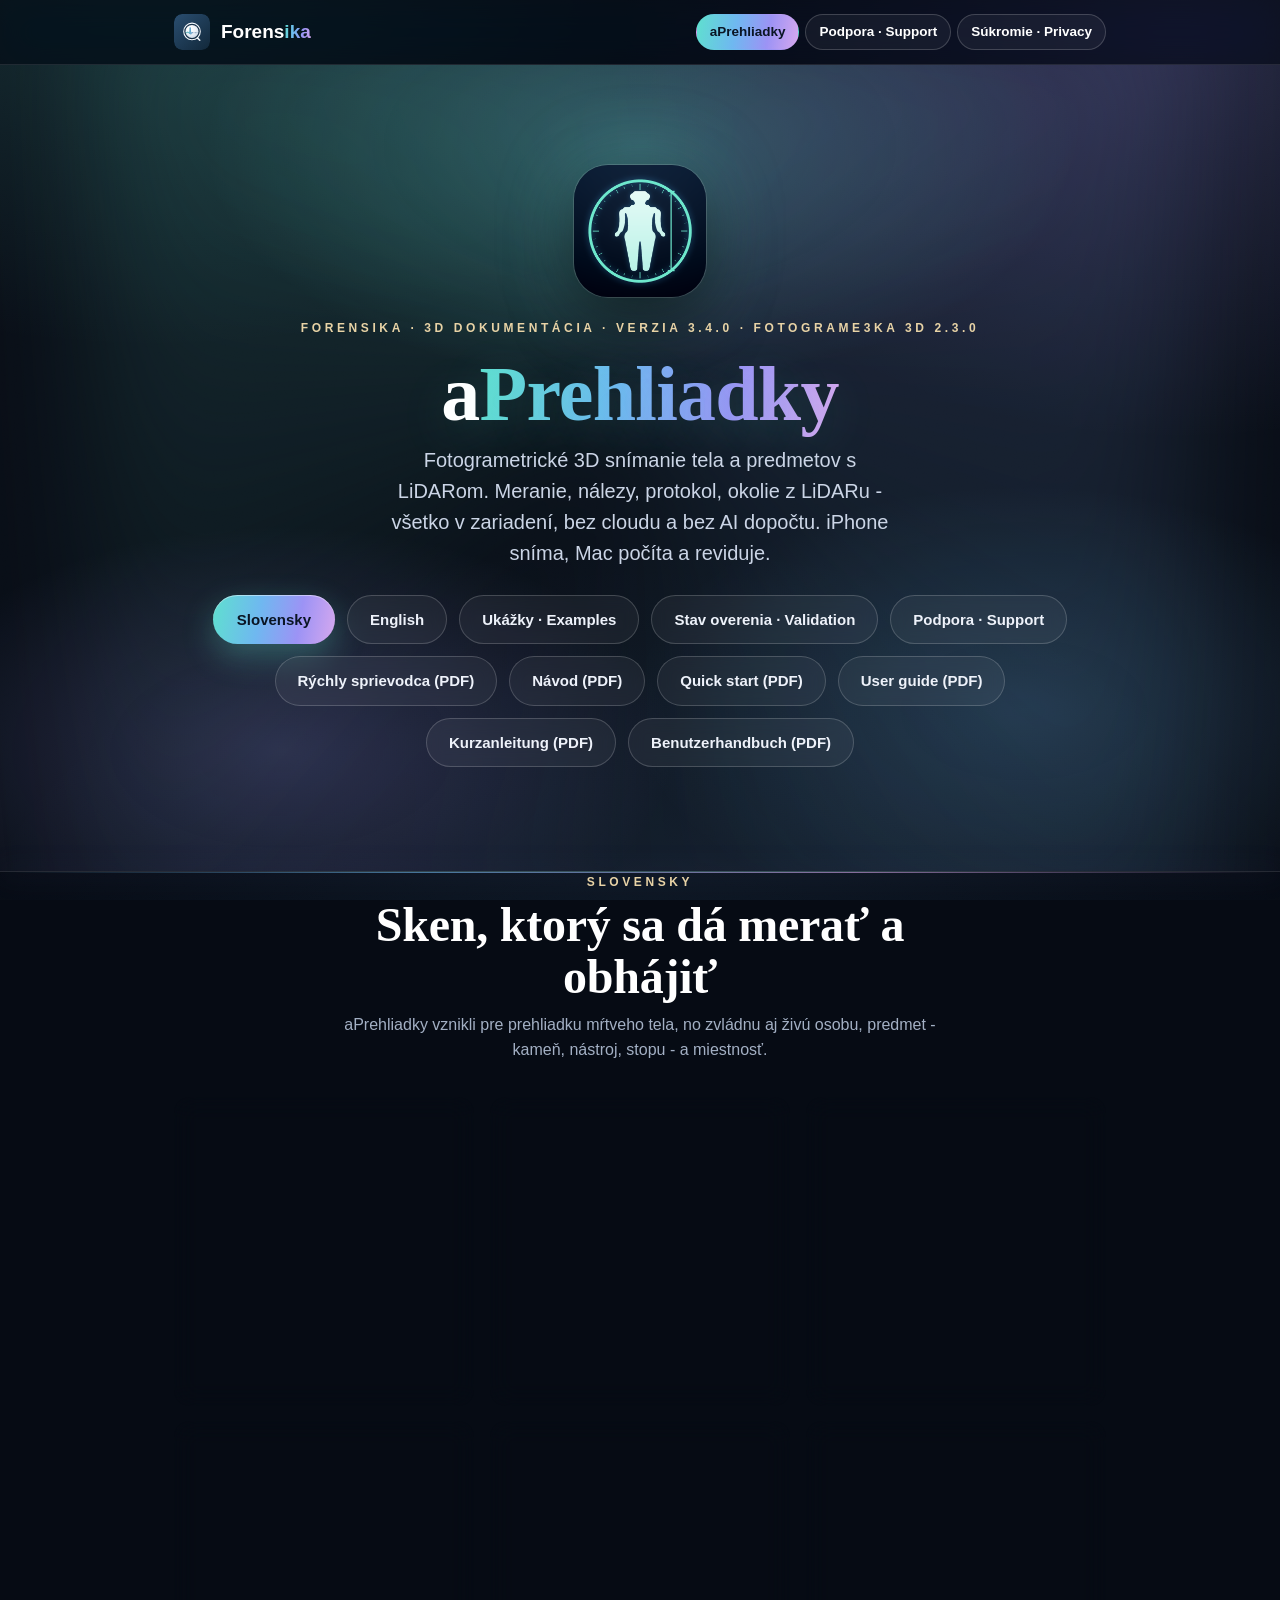
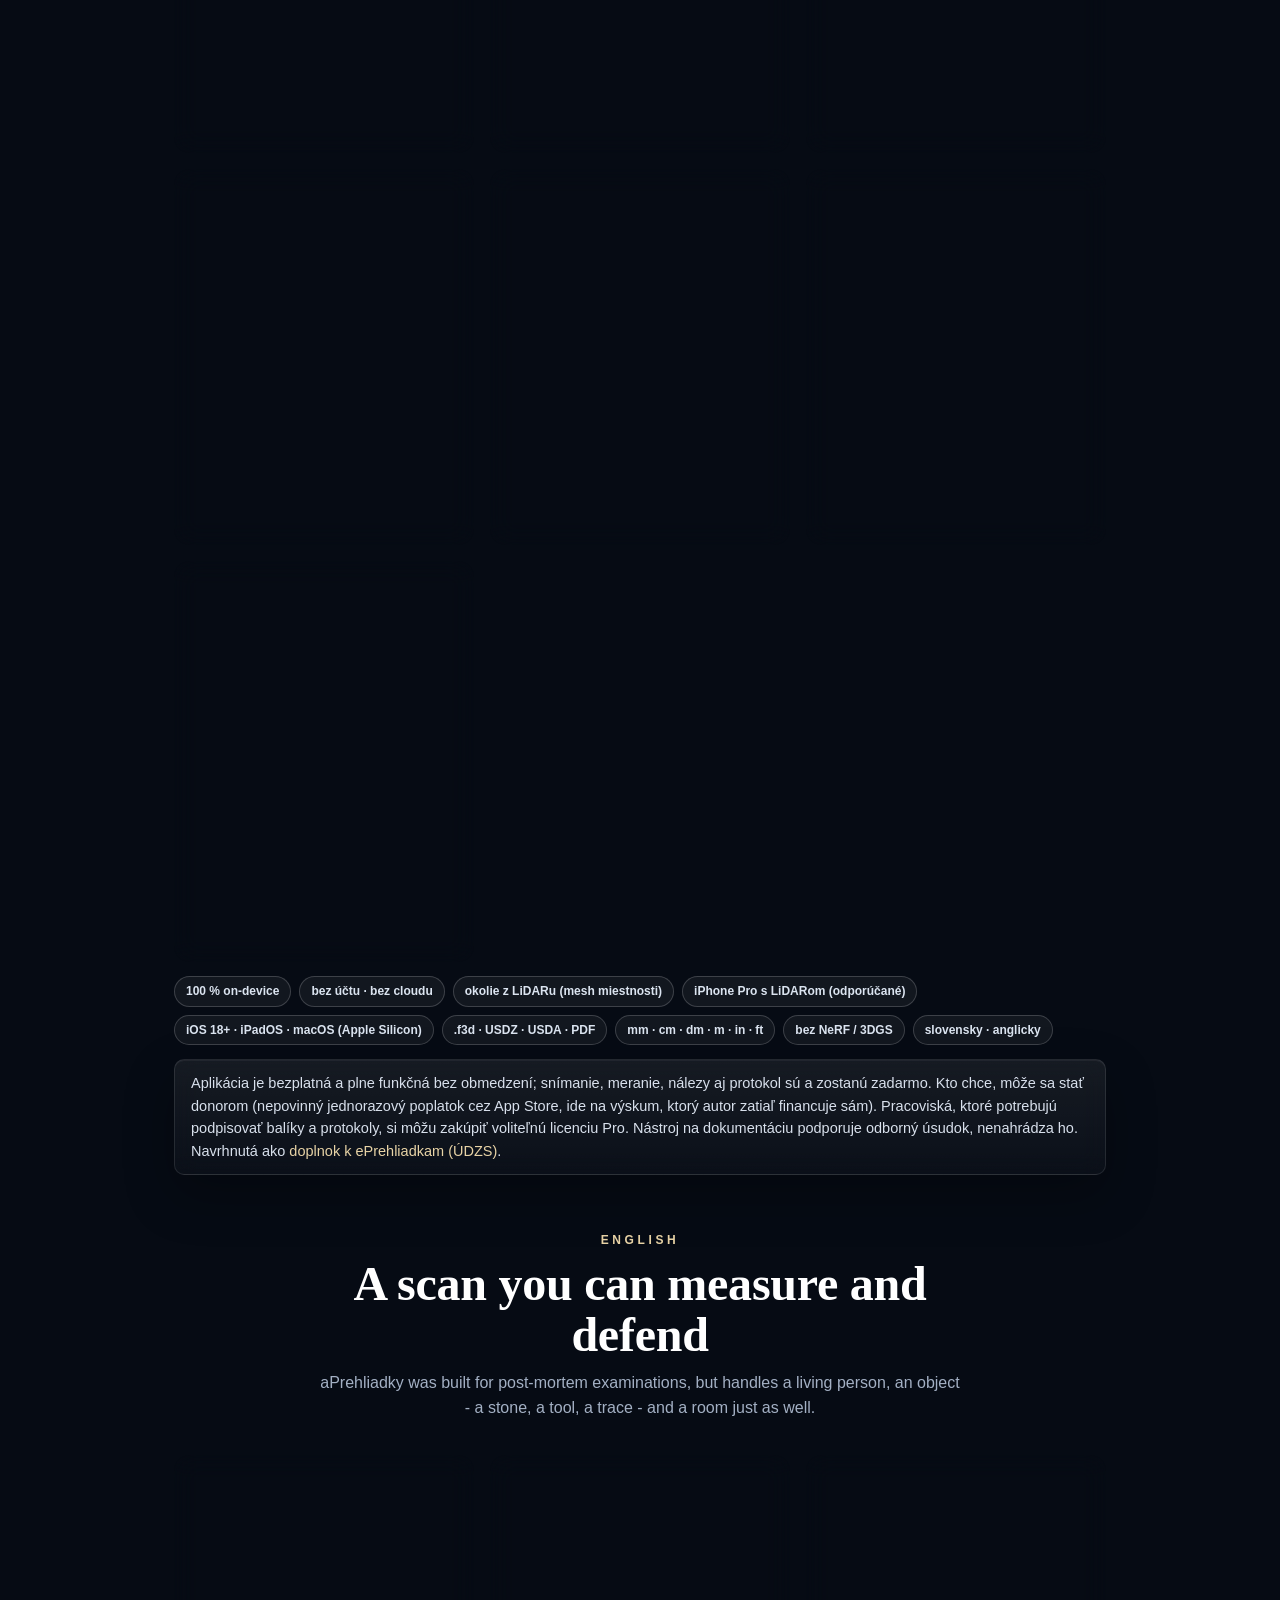
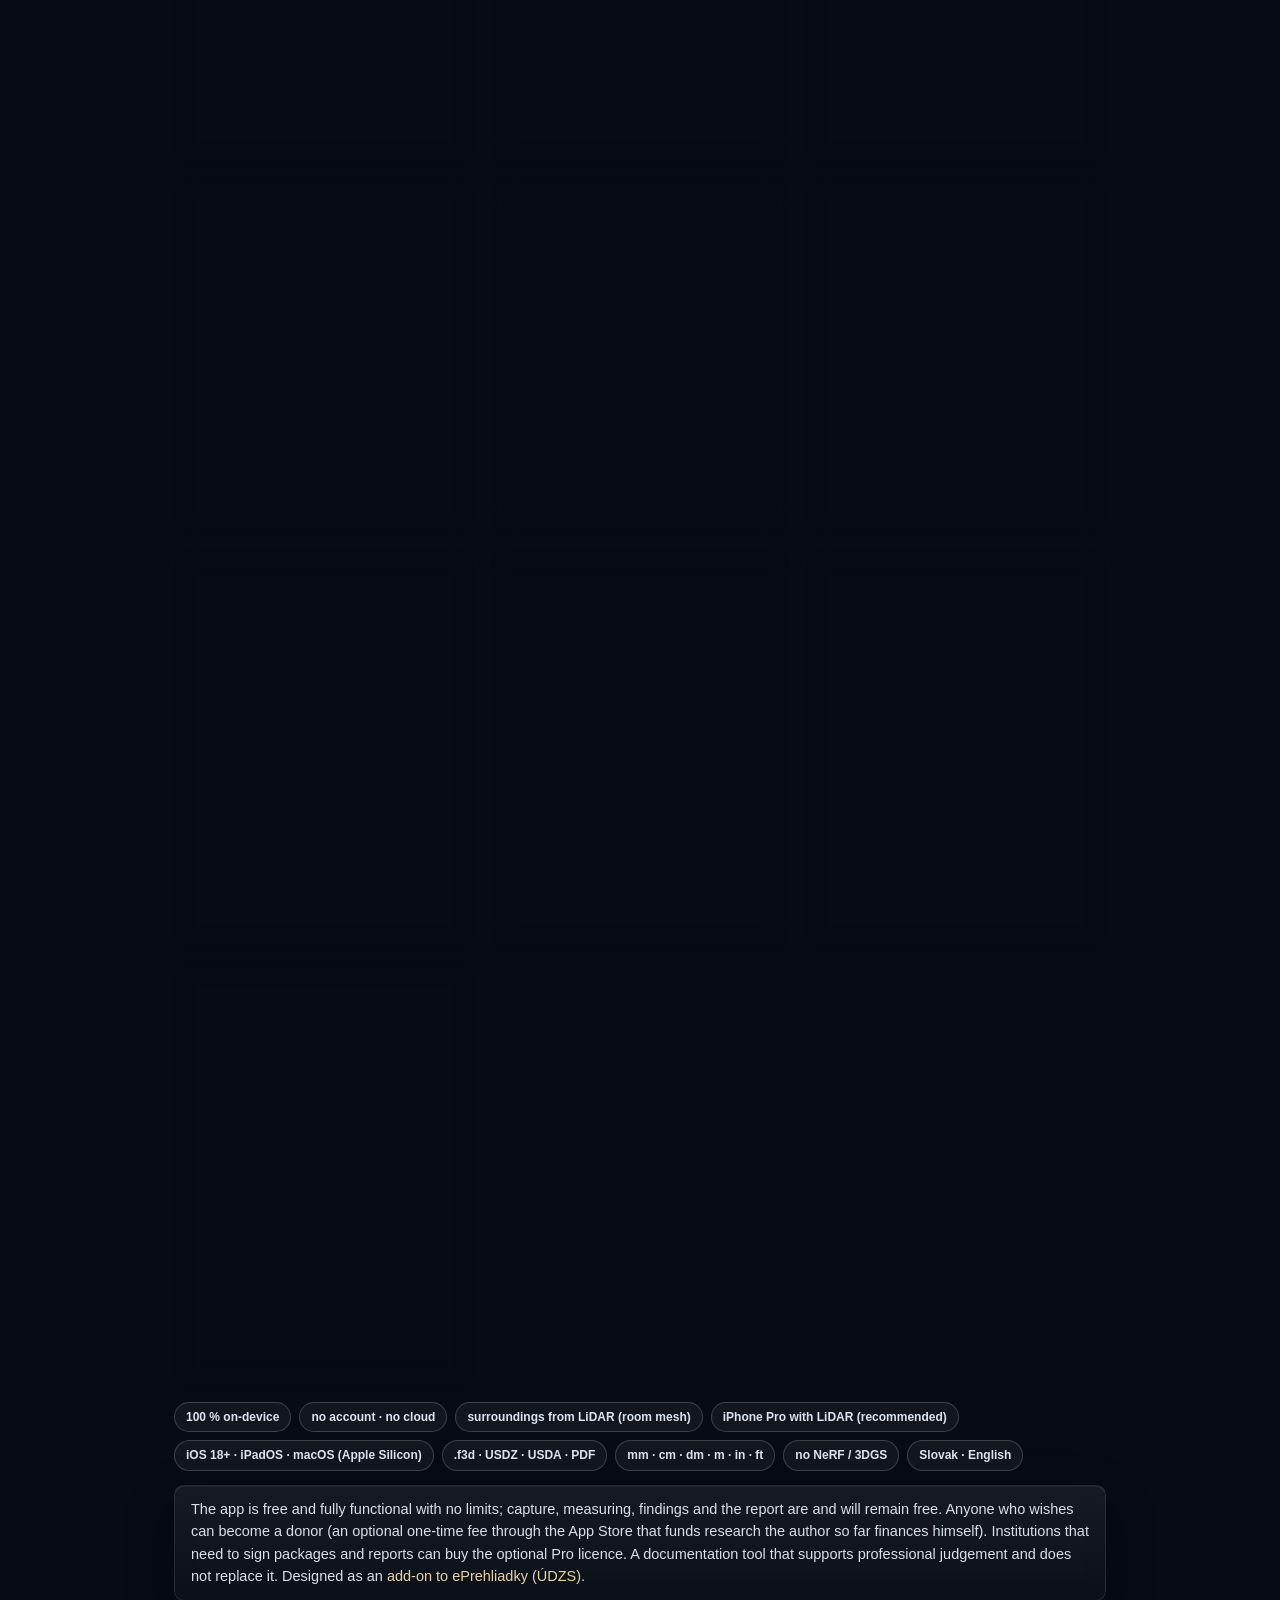
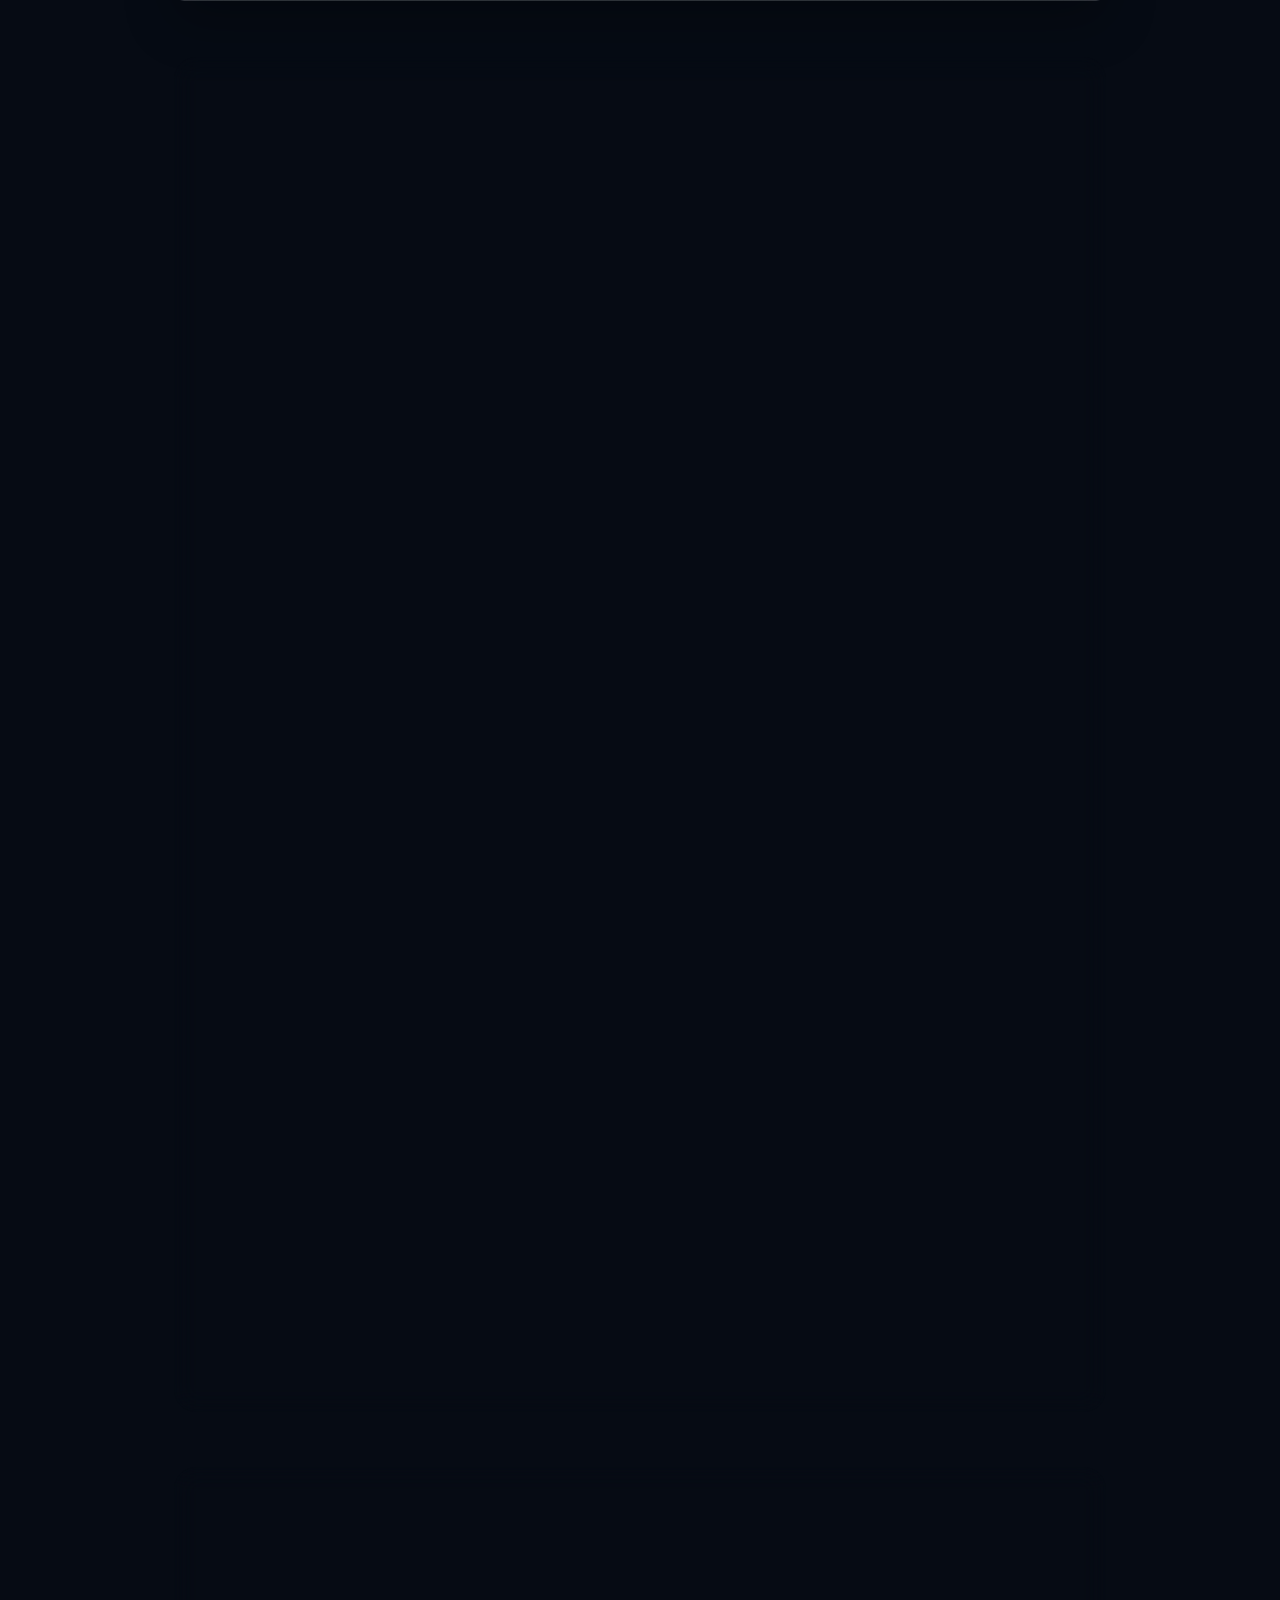
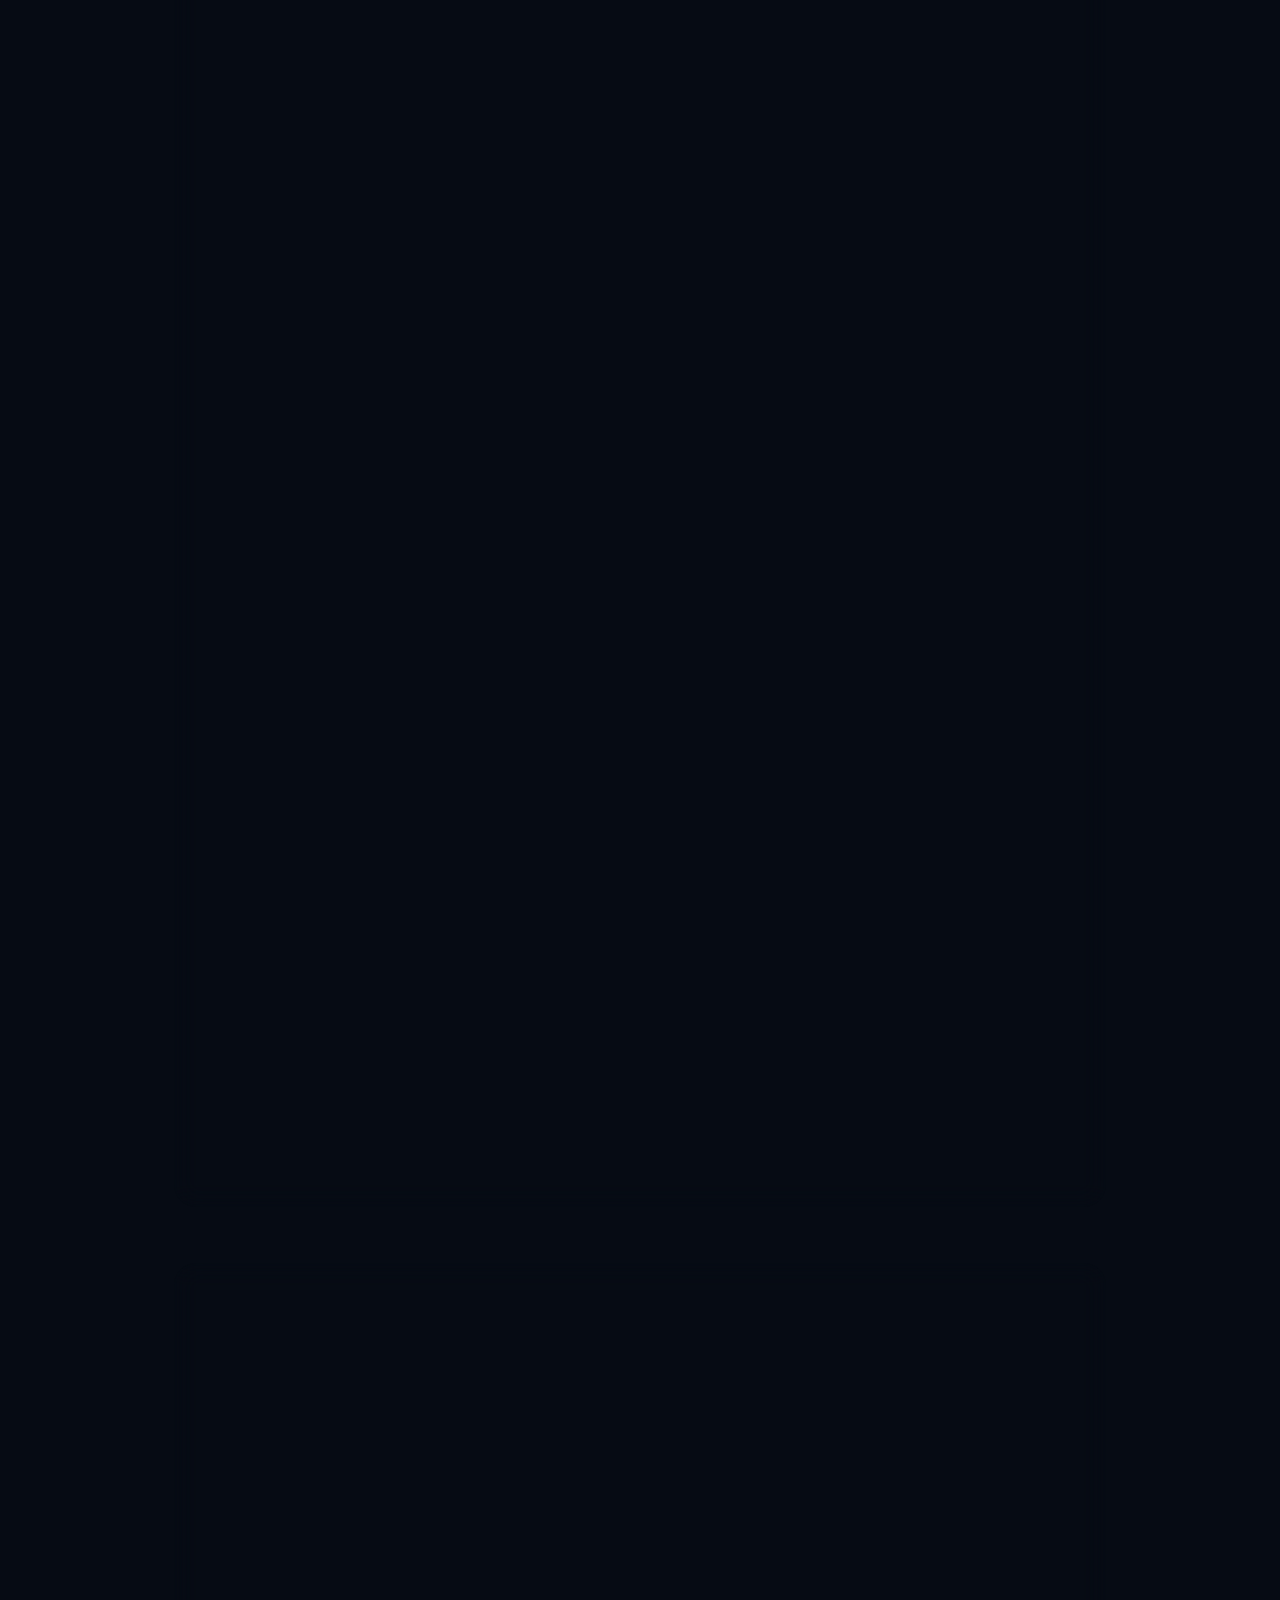
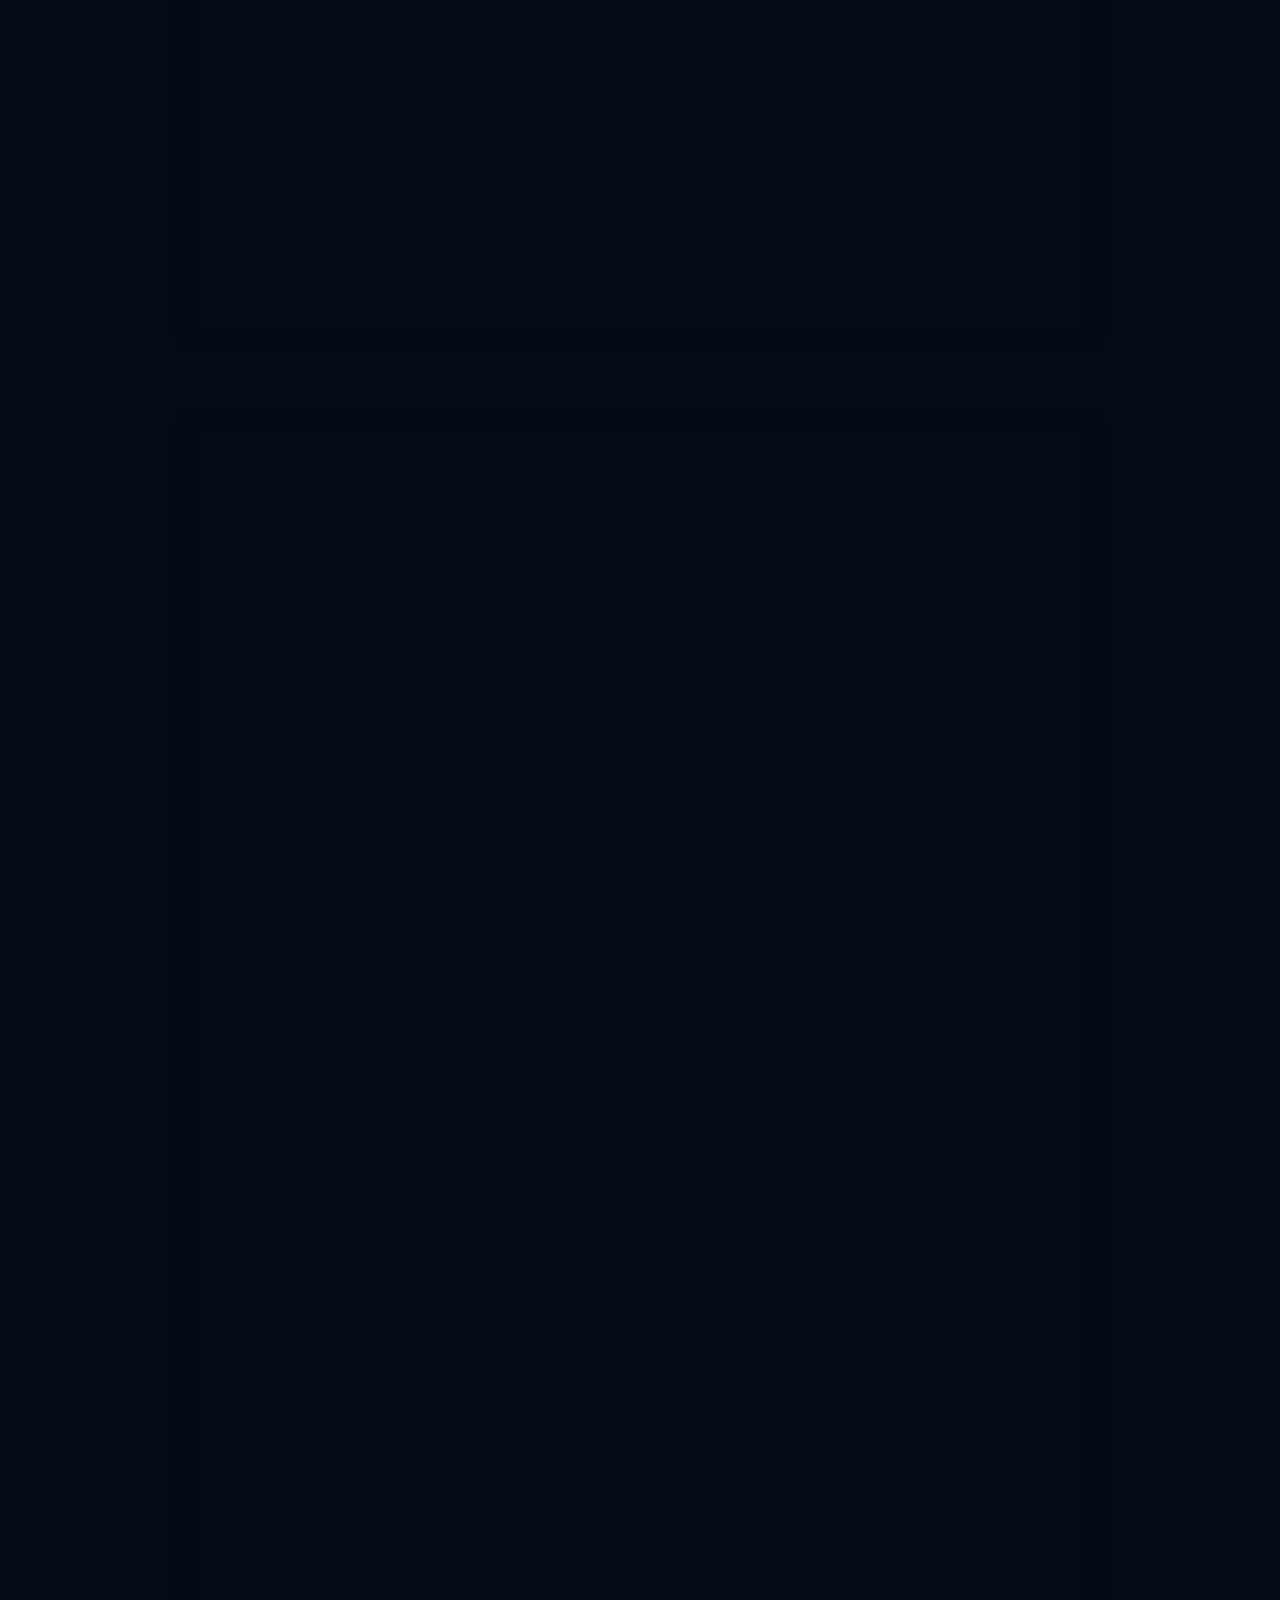
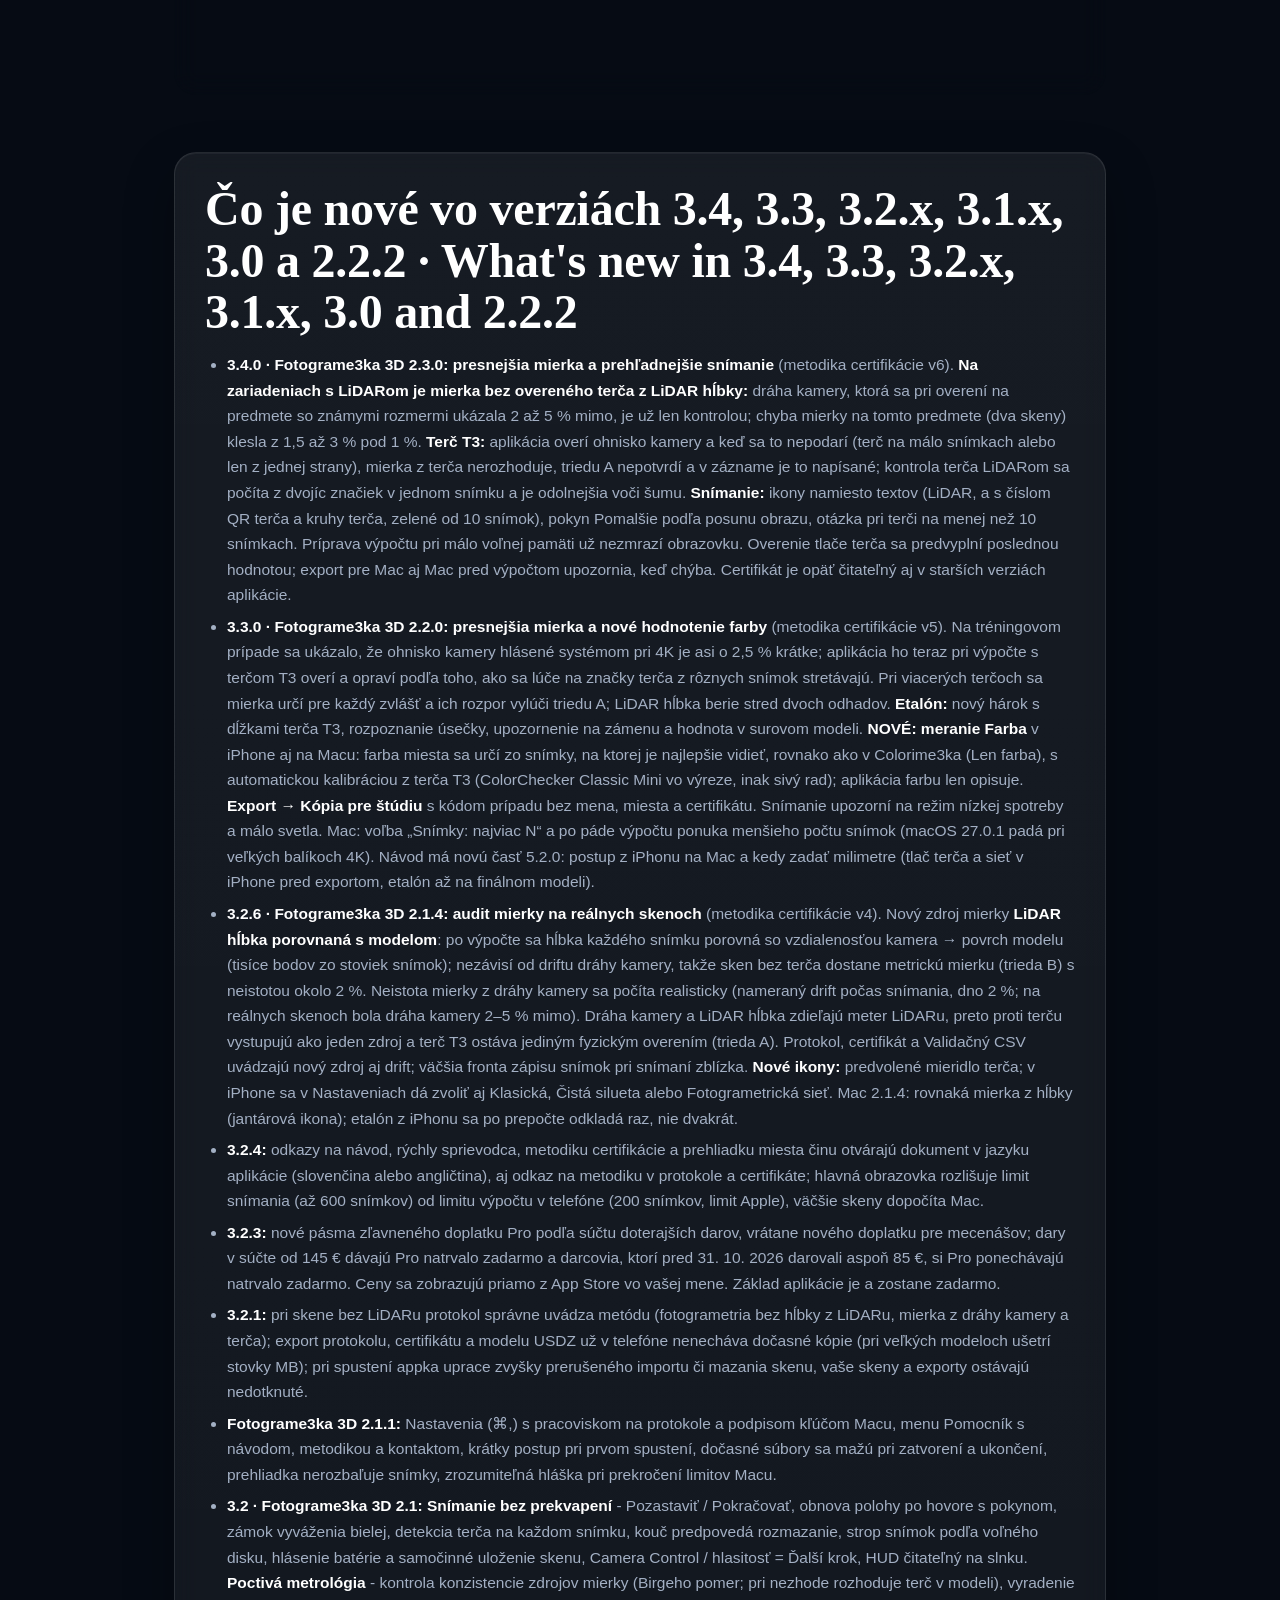
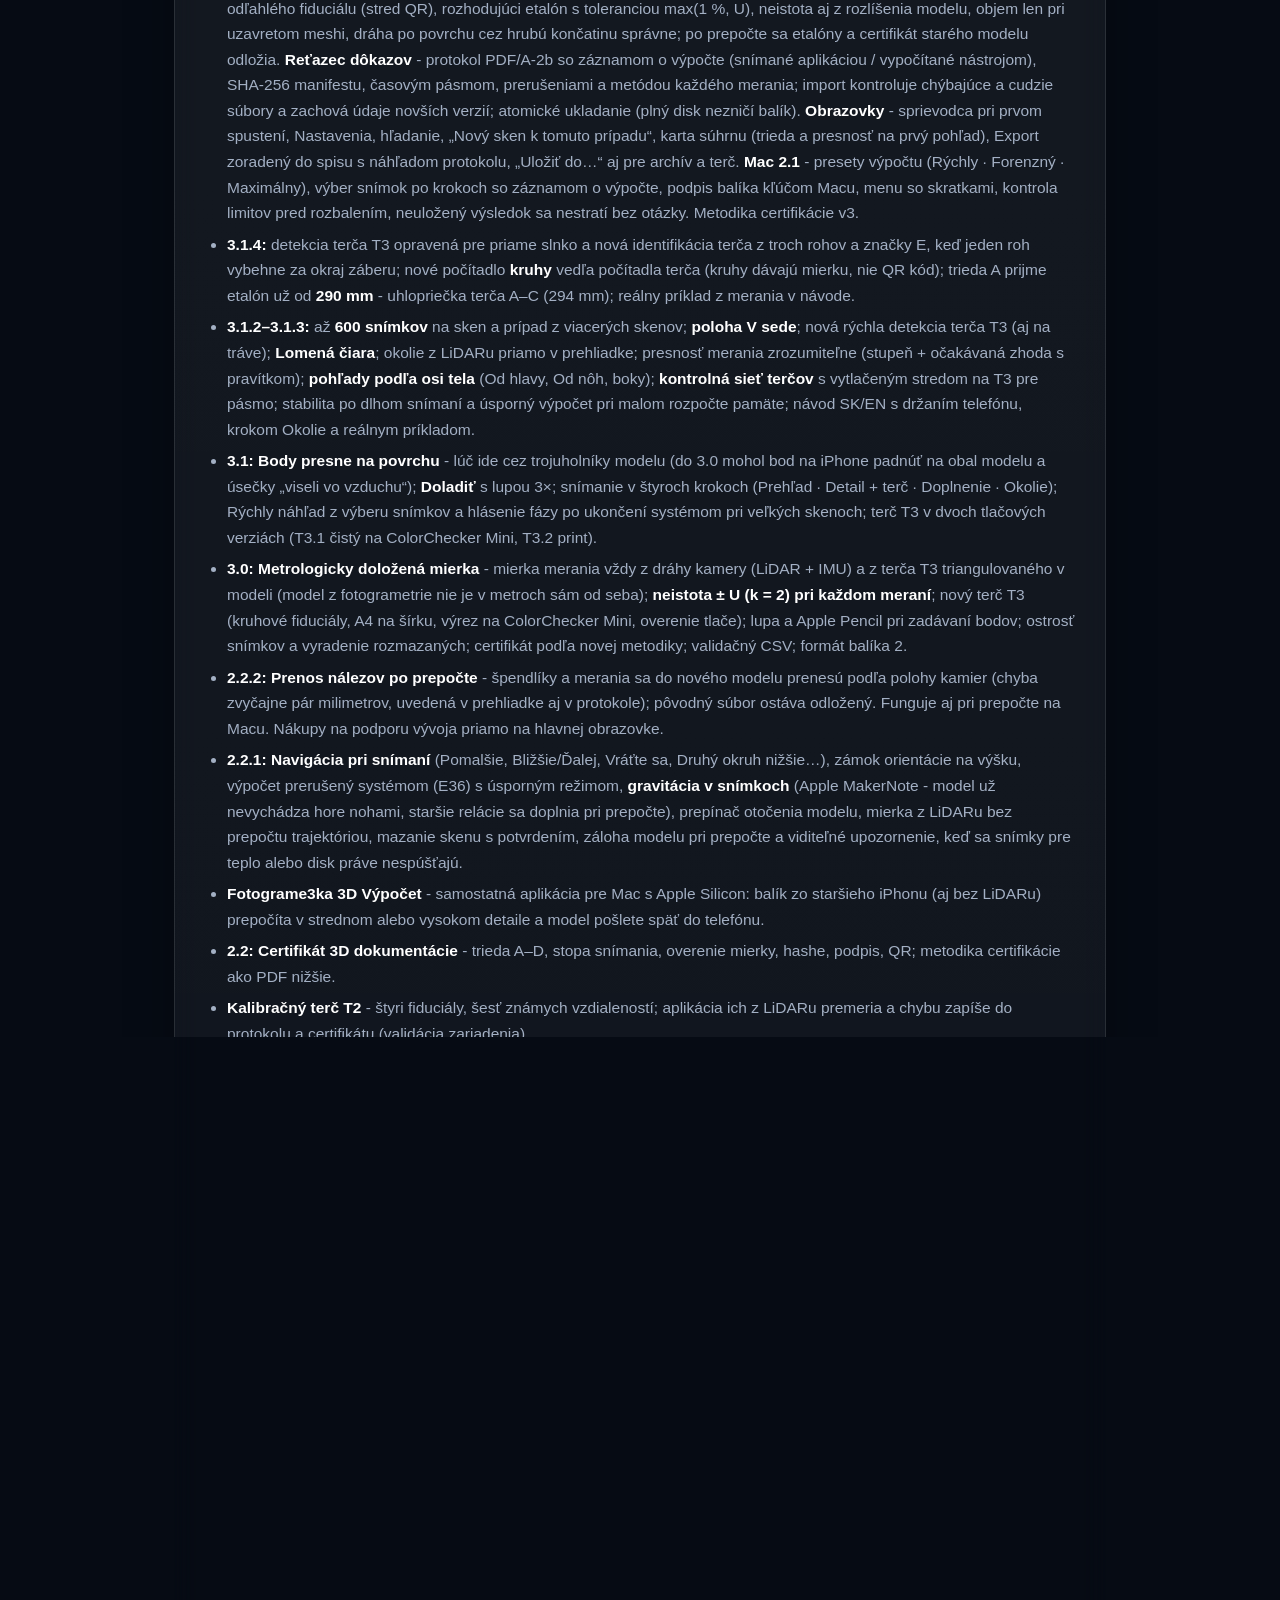
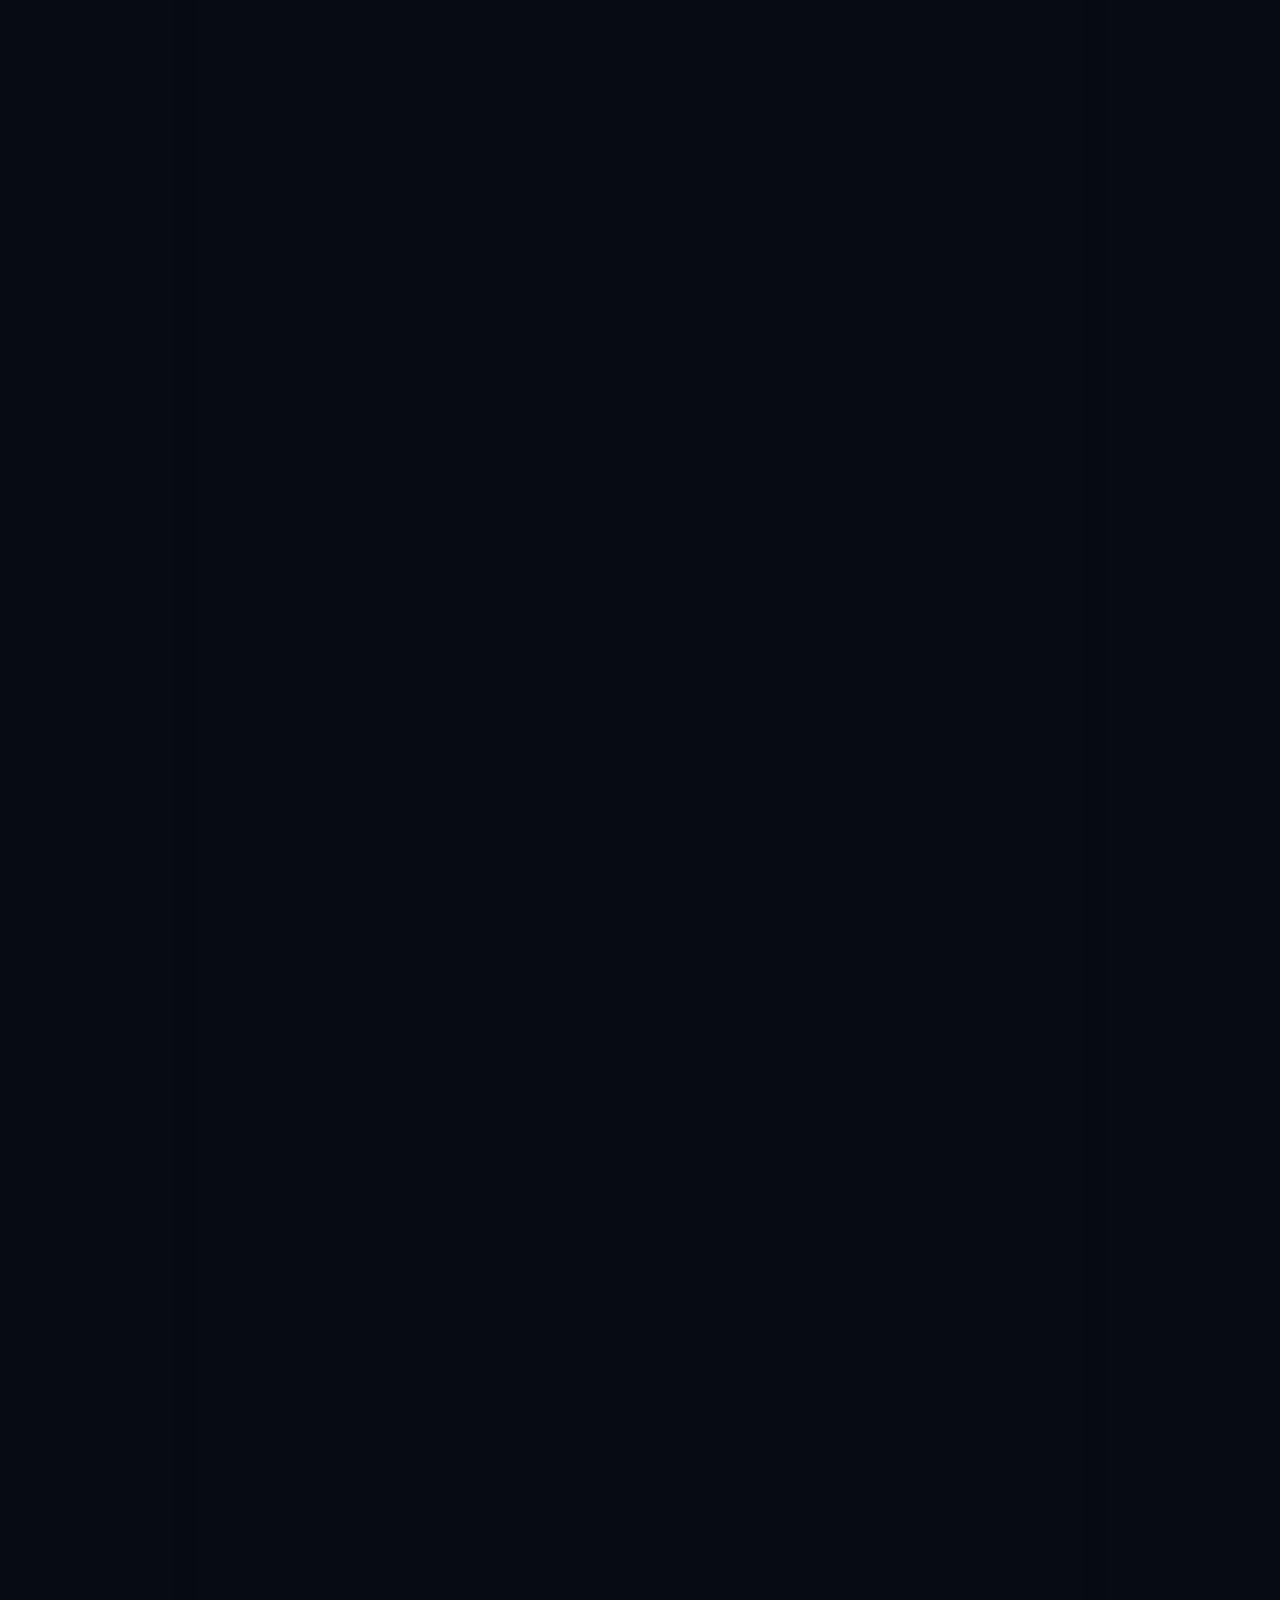
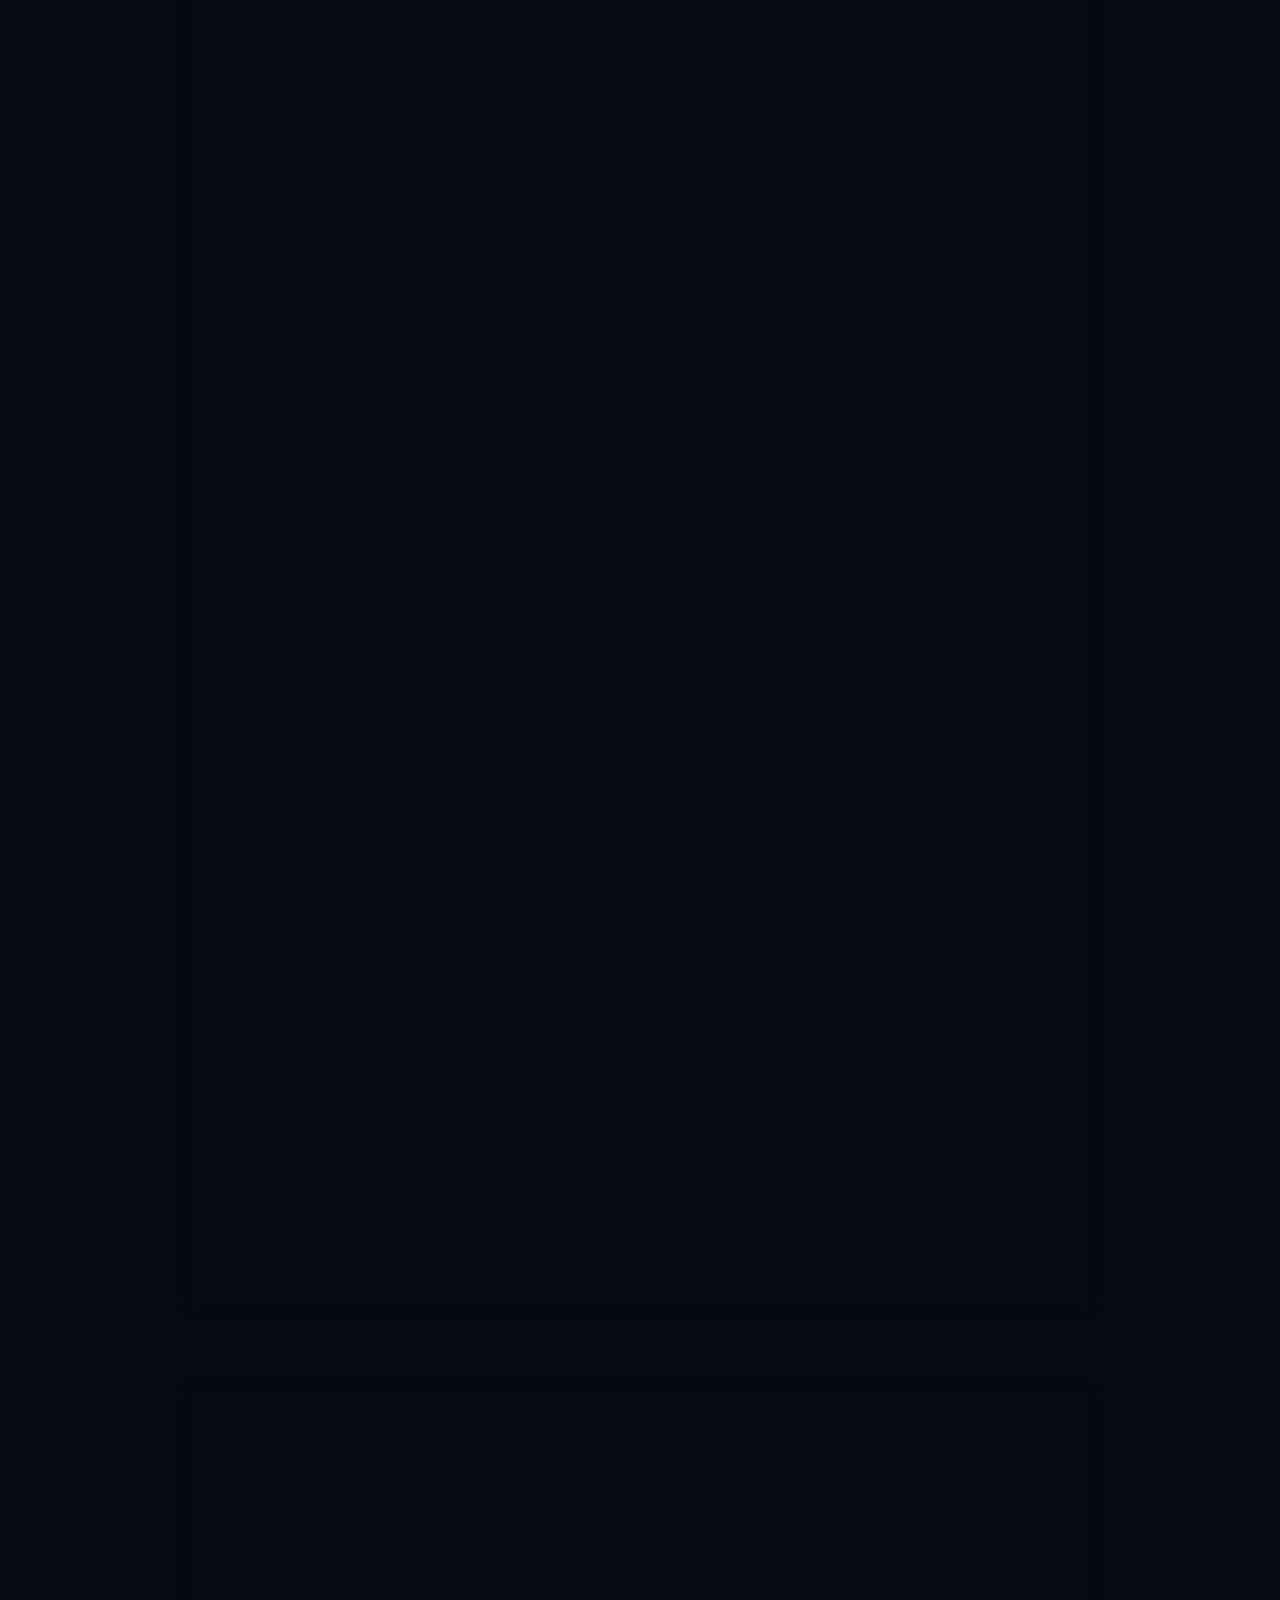
<file: index.html>
<!DOCTYPE html>
<html lang="sk">
<head>
<meta charset="UTF-8"><meta http-equiv="Content-Security-Policy" content="default-src 'self'; script-src 'self'; style-src 'self' 'unsafe-inline'; img-src 'self' data:; font-src 'self' data:; media-src 'self'; connect-src 'self' https://forensika.goatcounter.com; object-src 'none'; base-uri 'self'; form-action 'none'; upgrade-insecure-requests"><meta name="referrer" content="strict-origin-when-cross-origin">
<meta name="viewport" content="width=device-width, initial-scale=1.0">
<link rel="canonical" href="https://dzanino.github.io/aPrehliadky/">
<title>aPrehliadky - 3D dokumentácia tela, predmetov a miesta · Forensika</title>
<meta name="description" content="aPrehliadky - fotogrametrické 3D snímanie tela a predmetov s LiDARom, meranie (mm, cm, m, in), dráha po povrchu, nálezy, protokol, LiDAR mesh miestnosti. Bez cloudu, bez NeRF/3DGS. iPhone, iPad, Mac. Možný doplnok k ePrehliadkam (ÚDZS). / Photogrammetric 3D body and object capture with LiDAR, on-device, no AI reconstruction; iPhone, iPad, Mac.">
<meta property="og:title" content="aPrehliadky - 3D dokumentácia tela a predmetov · Forensika">
<meta property="og:description" content="aPrehliadky - fotogrametrické 3D snímanie tela a predmetov s LiDARom, meranie v mm, nálezy, protokol. Všetko v telefóne, bez cloudu. / Photogrammetric 3D body and object capture with LiDAR, on-device.">
<meta property="og:image" content="https://dzanino.github.io/aPrehliadky/img/og-aprehliadky.jpg">
<meta property="og:image:width" content="1200">
<meta property="og:image:height" content="630">
<meta property="og:image:alt" content="Model figuríny v aplikácii Fotograme3ka 3D s meraním dráhy po povrchu">
<meta property="og:type" content="website">
<meta property="og:url" content="https://dzanino.github.io/aPrehliadky/">
<meta name="twitter:card" content="summary_large_image">
<meta name="twitter:image" content="https://dzanino.github.io/aPrehliadky/img/og-aprehliadky.jpg">
<link rel="icon" href="icon-512.png" type="image/png">
<link rel="apple-touch-icon" href="apple-touch-icon.png">
<style>
  :root{--ink:#274863;--ink-2:#22415C;--ink-3:#132A3D;--muted:#6b7f93;--paper:#f5f8fc;--paper-2:#eaf1f8;--card:#fff;--line:#e2eaf2;
    --teal:#4FCBBB;--blue:#66B0E8;--violet:#8E86EC;--lila:#C79BE2;--cyan:#59d6ec;}
  *{box-sizing:border-box;margin:0;padding:0}
  html{scroll-behavior:smooth}
  body{font-family:'Helvetica Neue',Arial,sans-serif;color:var(--ink);background:var(--paper);-webkit-font-smoothing:antialiased;line-height:1.55}
  a{color:inherit;text-decoration:none}
  .wrap{max-width:980px;margin:0 auto;padding:0 24px}
  header{position:sticky;top:0;z-index:50;background:rgba(245,248,252,.86);backdrop-filter:saturate(160%) blur(12px);border-bottom:1px solid var(--line)}
  .nav{display:flex;align-items:center;justify-content:space-between;height:64px;gap:12px}
  .brand{display:flex;align-items:center;gap:11px;font-weight:600;font-size:19px}
  .brand .mark{width:36px;height:36px;border-radius:22%;display:block}
  .brand .accent{background:linear-gradient(90deg,var(--teal),var(--blue) 55%,var(--violet));-webkit-background-clip:text;background-clip:text;color:transparent}
  .nav .links{display:flex;gap:6px;flex-wrap:wrap;justify-content:flex-end}
  .nav .links a{font-size:13.5px;font-weight:600;color:var(--ink);border:1px solid var(--line);padding:7px 13px;border-radius:999px;background:#fff;transition:.2s}
  .nav .links a:hover,.nav .links a.on{border-color:var(--blue);color:var(--blue)}
  .hero{position:relative;overflow:hidden;color:#fff;text-align:center;padding:64px 0 70px;
    background:radial-gradient(900px 500px at 50% -20%,rgba(89,214,236,.30),transparent 60%),linear-gradient(160deg,#1c3a55,#0b1a2a)}
  .hero img.app{width:132px;height:132px;border-radius:26%;margin:0 auto 22px;display:block;box-shadow:0 22px 50px rgba(8,20,32,.5)}
  .kicker{font-size:12px;letter-spacing:4px;font-weight:600;color:#9fd8e6;text-transform:uppercase;margin-bottom:16px}
  .hero h1{font-size:clamp(34px,6.5vw,58px);font-weight:700;letter-spacing:.3px;line-height:1.04;margin-bottom:12px}
  .hero h1 .accent{background:linear-gradient(90deg,var(--cyan),var(--blue) 55%,var(--lila));-webkit-background-clip:text;background-clip:text;color:transparent}
  .hero p.lede{font-size:clamp(16px,2.4vw,20px);color:#d7e6f2;max-width:46ch;margin:0 auto 26px}
  .btns{display:flex;gap:12px;justify-content:center;flex-wrap:wrap}
  .btn-primary{display:inline-flex;align-items:center;gap:9px;font-weight:600;font-size:15px;color:#0d2536;background:linear-gradient(90deg,var(--cyan),var(--blue));padding:12px 24px;border-radius:999px;transition:.2s;box-shadow:0 10px 26px rgba(89,214,236,.32)}
  .btn-primary:hover{transform:translateY(-1px)}
  .btn-ghost{display:inline-flex;align-items:center;gap:9px;font-weight:600;font-size:15px;color:#eaf3fb;border:1px solid rgba(255,255,255,.3);padding:12px 22px;border-radius:999px;transition:.2s}
  .btn-ghost:hover{background:rgba(255,255,255,.08)}
  .wave{height:30px;background:linear-gradient(90deg,var(--cyan),var(--blue),var(--violet),var(--lila))}
  main{padding:56px 0 30px}
  .lang{display:flex;justify-content:center;gap:10px;margin-bottom:34px}
  .lang a{font-size:13px;font-weight:700;letter-spacing:1px;text-transform:uppercase;color:var(--muted);padding:6px 12px;border-radius:999px;border:1px solid var(--line);background:#fff}
  .lang a:hover{color:var(--blue);border-color:var(--blue)}
  section.block{margin-bottom:56px}
  .sec-head{text-align:center;max-width:640px;margin:0 auto 34px}
  .sec-head .tag{font-size:12px;letter-spacing:3px;font-weight:700;color:var(--blue);text-transform:uppercase}
  .sec-head h2{font-size:clamp(26px,4vw,36px);font-weight:700;margin:8px 0 10px}
  .sec-head p{color:#5c7186;font-size:16px}
  .grid{display:grid;grid-template-columns:1fr;gap:16px}
  @media(min-width:680px){.grid{grid-template-columns:1fr 1fr}}
  @media(min-width:980px){.grid.three{grid-template-columns:repeat(3,1fr)}}
  .d{background:var(--card);border:1px solid var(--line);border-radius:16px;padding:22px;transition:.2s}
  .d:hover{border-color:#bcd3e9;box-shadow:0 14px 30px rgba(19,42,61,.08);transform:translateY(-2px)}
  .d .ico{width:40px;height:40px;border-radius:12px;display:grid;place-items:center;margin-bottom:12px;background:linear-gradient(150deg,#eaf4fb,#e3f7fa)}
  .d .ico svg{width:21px;height:21px;fill:none;stroke:#2f7fae;stroke-width:1.7;stroke-linecap:round;stroke-linejoin:round}
  .d h3{font-size:16px;font-weight:700;margin-bottom:6px}
  .d p{color:#5d7186;font-size:14.5px;line-height:1.55}
  .card{background:var(--card);border:1px solid var(--line);border-radius:22px;padding:30px;box-shadow:0 1px 2px rgba(19,42,61,.03)}
  .card h2{font-size:22px;margin-bottom:14px}
  .card h3{font-size:16px;margin:20px 0 8px}
  .card p,.card li{color:#4d647a;font-size:15.5px;line-height:1.65}
  .card ul{padding-left:22px}
  .card li+li{margin-top:6px}
  .card a{color:var(--blue);font-weight:600}
  .card a:hover{text-decoration:underline}
  .card hr{border:none;border-top:1px solid var(--line);margin:26px 0}
  .card .muted{color:#8a99ab;font-size:.85rem}
  .gallery{display:grid;grid-template-columns:1fr;gap:16px;margin-top:6px}
  @media(min-width:760px){.gallery{grid-template-columns:1fr 1.7fr;align-items:start}.gallery .wide{grid-column:1 / -1}}
  .gallery img.portrait{max-width:380px;margin:0 auto}
  .gallery figure{margin:0}
  .gallery img{width:100%;height:auto;display:block;border-radius:14px;border:1px solid var(--line)}
  .gallery figcaption{font-size:13.5px;line-height:1.5;margin-top:8px;color:var(--muted)}
  .note{background:var(--paper-2);border-left:4px solid var(--blue);padding:12px 16px;border-radius:10px;color:#3d5a74;font-size:14.5px;margin:14px 0}
  .pills{display:flex;flex-wrap:wrap;gap:8px;margin:14px 0 4px}
  .pill{font-size:12px;font-weight:600;color:#3d5a74;background:var(--paper-2);border:1px solid var(--line);padding:5px 11px;border-radius:999px}
  footer{border-top:1px solid var(--line);padding:34px 0;background:#fff}
  .foot{display:flex;flex-direction:column;gap:10px;font-size:14px;color:#5d7186;text-align:center}
  .foot a{color:var(--blue);font-weight:600}
  @media(max-width:560px){.hero{padding:48px 0 56px}.hero img.app{width:100px;height:100px}.card{padding:22px}}
</style>
<link rel="stylesheet" href="glam.css?v=20261031b">
<link rel="me" href="https://orcid.org/0000-0002-4690-0317">
</head>
<body id="top">
<svg width="0" height="0" style="position:absolute" aria-hidden="true">
  <defs>
    <linearGradient id="bg" x1="0" y1="0" x2="0.9" y2="1">
      <stop offset="0" stop-color="#2A4E70"/><stop offset="1" stop-color="#132A3D"/>
    </linearGradient>
    <radialGradient id="glassI" cx="36%" cy="26%" r="85%">
      <stop offset="0" stop-color="#FFFFFF"/><stop offset="0.52" stop-color="#EDF2F8"/><stop offset="1" stop-color="#C9D7E5"/>
    </radialGradient>
    <linearGradient id="pc" gradientUnits="userSpaceOnUse" x1="-80" y1="0" x2="6" y2="0">
      <stop offset="0" stop-color="#3FB4AC"/><stop offset="1" stop-color="#4C8CCF"/>
    </linearGradient>
    <filter id="blurC" x="-40%" y="-70%" width="180%" height="240%"><feGaussianBlur stdDeviation="3.4"/></filter>
    <clipPath id="lensI"><circle cx="0" cy="0" r="92"/></clipPath>
    <symbol id="forensika-icon" viewBox="0 0 512 512">
      <rect x="0" y="0" width="512" height="512" rx="116" fill="url(#bg)"/>
      <g transform="translate(256,248)">
        <circle cx="0" cy="6" r="118" fill="#0C1E2E" opacity="0.28"/>
        <circle cx="0" cy="0" r="92" fill="url(#glassI)"/>
        <circle cx="0" cy="0" r="90" fill="none" stroke="#16324A" stroke-width="2.5" opacity="0.10"/>
        <g clip-path="url(#lensI)">
          <ellipse cx="-40" cy="-46" rx="44" ry="25" fill="#FFFFFF" opacity="0.5" transform="rotate(-28 -40 -46)"/>
          <path d="M -84 18 L -68 18 L -61 5 L -54 18 L -42 18 L -35 31 L -26 -56 L -17 41 L -9 18 L 2 18"
                fill="none" stroke="url(#pc)" stroke-width="12" stroke-linecap="round" stroke-linejoin="round" filter="url(#blurC)"/>
          <path d="M 8 18 H 86" fill="none" stroke="#5C7EA3" stroke-width="11" stroke-linecap="round" stroke-dasharray="0.5 20"/>
        </g>
        <circle cx="0" cy="0" r="118" fill="none" stroke="#F4F8FC" stroke-width="15"/>
        <rect x="80" y="80" width="64" height="21" rx="10.5" transform="rotate(45 80 80)" fill="#F4F8FC"/>
      </g>
    </symbol>
  </defs>
</svg>
<header>
  <div class="wrap nav">
    <a class="brand" href="https://forensika.eu"><svg class="mark"><use href="#forensika-icon"/></svg><span><b>Forens</b><span class="accent">ika</span></span></a>
    <nav class="links">
      <a href="index.html" class="on">aPrehliadky</a>
      <a href="support.html">Podpora · Support</a>
      <a href="privacy.html">Súkromie · Privacy</a>
    </nav>
  </div>
</header>

<section class="hero">
  <div class="wrap">
    <img class="app" src="icon-512.png" alt="aPrehliadky">
    <div class="kicker">Forensika · 3D dokumentácia · verzia 3.4.0 · Fotograme3ka 3D 2.3.0</div>
    <h1>a<span class="accent">Prehliadky</span></h1>
    <p class="lede">Fotogrametrické 3D snímanie tela a predmetov s LiDARom. Meranie, nálezy, protokol, okolie z LiDARu - všetko v zariadení, bez cloudu a bez AI dopočtu. iPhone sníma, Mac počíta a reviduje.</p>
    <div class="btns">
      <a class="btn-primary" href="#sk">Slovensky</a>
      <a class="btn-ghost" href="#en">English</a>
      <a class="btn-ghost" href="#ukazky">Ukážky · Examples</a>
      <a class="btn-ghost" href="#overenie">Stav overenia · Validation</a>
      <a class="btn-ghost" href="support.html">Podpora · Support</a>
      <a class="btn-ghost" href="aPrehliadky_rychly_sprievodca_SK.pdf" target="_blank" rel="noopener">Rýchly sprievodca (PDF)</a>
      <a class="btn-ghost" href="aPrehliadky_navod_SK.pdf" target="_blank" rel="noopener">Návod (PDF)</a>
      <a class="btn-ghost" href="aPrehliadky_quick_start_EN.pdf" target="_blank" rel="noopener">Quick start (PDF)</a>
      <a class="btn-ghost" href="aPrehliadky_user_guide_EN.pdf" target="_blank" rel="noopener">User guide (PDF)</a>
      <a class="btn-ghost" href="aPrehliadky_Kurzanleitung_DE.pdf" hreflang="de" lang="de" target="_blank" rel="noopener">Kurzanleitung (PDF)</a>
      <a class="btn-ghost" href="aPrehliadky_Handbuch_DE.pdf" hreflang="de" lang="de" target="_blank" rel="noopener">Benutzerhandbuch (PDF)</a>
    </div>
  </div>
</section>
<div class="wave"></div>

<main class="wrap">

<section class="block" id="sk">
  <div class="sec-head">
    <div class="tag">Slovensky</div>
    <h2>Sken, ktorý sa dá merať a obhájiť</h2>
    <p>aPrehliadky vznikli pre prehliadku mŕtveho tela, no zvládnu aj živú osobu, predmet - kameň, nástroj, stopu - a miestnosť.</p>
  </div>
  <div class="grid three">
    <div class="d"><div class="ico"><svg viewBox="0 0 24 24"><path d="M4 7V5a1 1 0 0 1 1-1h2M17 4h2a1 1 0 0 1 1 1v2M20 17v2a1 1 0 0 1-1 1h-2M7 20H5a1 1 0 0 1-1-1v-2"/><circle cx="12" cy="12" r="3.5"/></svg></div><h3>LiDAR + fotogrametria</h3><p>Ku každému snímku hĺbka a gravitácia. Mierku merania dáva LiDAR hĺbka porovnaná s modelom a terč triangulovaný v modeli - s neistotou pri každom meraní (± U, k = 2). Dráha kamery je kontrola. Model z fotogrametrie totiž nie je v metroch sám od seba.</p></div>
    <div class="d"><div class="ico"><svg viewBox="0 0 24 24"><path d="M3 17l6-6 4 4 8-8"/><path d="M15 7h6v6"/></svg></div><h3>Meranie na povrchu</h3><p>Vzdialenosť, <strong>dráha po povrchu</strong> (sleduje aj zakrivené telo), plocha podliatiny, objem. Jednotky mm · cm · dm · m · in · ft s presným prepočtom. Etalón známej dĺžky overí mierku - odchýlka ide do protokolu.</p></div>
    <div class="d"><div class="ico"><svg viewBox="0 0 24 24"><path d="M12 21s7-5.5 7-11a7 7 0 0 0-14 0c0 5.5 7 11 7 11z"/><circle cx="12" cy="10" r="2.5"/></svg></div><h3>Nálezy na modeli</h3><p>Číslované špendlíky s typom a popisom - poranenie, znak, posmrtná škvrna, odber. Presúvateľné, editovateľné, v protokole.</p></div>
    <div class="d"><div class="ico"><svg viewBox="0 0 24 24"><rect x="4" y="3" width="16" height="18" rx="2"/><path d="M8 8h8M8 12h8M8 16h5"/></svg></div><h3>Protokol PDF</h3><p>Prípad, prehliadajúci, parametre snímania, vyhlásenie o metóde, overenie mierky, nálezy, merania, okolie z LiDARu, integrita a SHA-256 - príloha do spisu.</p></div>
    <div class="d"><div class="ico"><svg viewBox="0 0 24 24"><path d="M12 3l8 4v5c0 5-3.5 8-8 9-4.5-1-8-4-8-9V7z"/><path d="M9 12l2 2 4-4"/></svg></div><h3>Balík .f3d s hashmi a podpisom</h3><p>Export <code>.f3d</code> (Fotograme3ka 3D) so SHA-256 každého súboru; vrstva Pro pridá kryptografický podpis kľúčom zariadenia (Secure Enclave) a názov pracoviska na protokole. Import overí, či bol balík zmenený a kto ho podpísal. Staršie balíky <code>.aprehliadka</code> sa otvoria rovnako.</p></div>
    <div class="d"><div class="ico"><svg viewBox="0 0 24 24"><path d="M12 2l3 2 3.5-.5.5 3.5 3 2-1.5 3 1.5 3-3 2-.5 3.5-3.5-.5-3 2-3-2-3.5.5-.5-3.5-3-2 1.5-3L3 9l3-2 .5-3.5L10 4z"/><path d="M9 12l2 2 4-4"/></svg></div><h3>Certifikát 3D dokumentácie</h3><p>K hotovému modelu aplikácia vydá certifikát: <strong>trieda dokumentácie A–D</strong> podľa toho, koľkými nezávislými cestami je mierka doložená, stopa snímania (dráha kamery, pokrytie, čas), overenie mierky (LiDAR, fit trajektórie, etalón, terč T3), hashe obsahu, podpis a QR kód na overenie. Uložený aj v balíku ako <code>certificate.json</code>.</p></div>
    <div class="d"><div class="ico"><svg viewBox="0 0 24 24"><rect x="3" y="3" width="8" height="8" rx="1"/><rect x="13" y="3" width="8" height="8" rx="1"/><rect x="3" y="13" width="8" height="8" rx="1"/><path d="M14 14h3v3M21 21h-3v-3"/></svg></div><h3>Kalibračný terč T3 - metrológia</h3><p>Tlačový terč A4 na šírku: kruhové fiduciály, ktoré aplikácia nájde aj z 2 m a po výpočte trianguluje priamo v modeli (10 známych vzdialeností 33–294 mm), QR s ID výtlačku, mm mierky čitateľné v textúre, sivý rad a výrez na ColorChecker Classic Mini. Overenie tlače posuvným meradlom sa zadáva v aplikácii. Mierka nezávislá od LiDARu aj od dráhy kamery - materiál na validáciu zariadenia.</p></div>
    <div class="d"><div class="ico"><svg viewBox="0 0 24 24"><path d="M3 9l9-5 9 5v10l-9 5-9-5z"/><path d="M3 9l9 5 9-5M12 14v10"/></svg></div><h3>Okolie z LiDARu</h3><p>Mesh miestnosti nameraný LiDARom počas snímania - podlaha, steny, strop, stôl, dvere. Druhý, metrický model bez textúry: poloha tela v priestore, vzdialenosti od stien a predmetov.</p></div>
    <div class="d"><div class="ico"><svg viewBox="0 0 24 24"><path d="M4 4h16v16H4z"/><path d="M4 12h16M12 4v16"/></svg></div><h3>Namerané, nie dopočítané</h3><p>Klasická fotogrametria a LiDAR. Žiadny NeRF, 3D Gaussian Splatting ani AI dopočet geometrie - model vzniká len z nasnímaných dát a protokol to výslovne uvádza.</p></div>
    <div class="d"><div class="ico"><svg viewBox="0 0 24 24"><rect x="2" y="4" width="20" height="13" rx="2"/><path d="M8 21h8M12 17v4"/></svg></div><h3>iPhone sníma, Mac počíta a reviduje</h3><p>Profesionálna natívna aplikácia <strong>Fotograme3ka 3D</strong> (Apple Silicon, od 18. 10. 2026 za 34,99 € jednorazovo, bez predplatného) prepočíta balík so snímkami v strednom, vysokom alebo vlastnom detaile, ponúka plnú prehliadku (nálezy na koži, meranie po povrchu, laso), protokol a certifikát PDF a dávkové spracovanie. aPrehliadky bežia na Macu aj ako „Designed for iPad“ na prehliadku a protokol.</p></div>
  </div>
  <div class="pills">
    <span class="pill">100 % on-device</span><span class="pill">bez účtu · bez cloudu</span><span class="pill">okolie z LiDARu (mesh miestnosti)</span><span class="pill">iPhone Pro s LiDARom (odporúčané)</span><span class="pill">iOS 18+ · iPadOS · macOS (Apple Silicon)</span><span class="pill">.f3d · USDZ · USDA · PDF</span><span class="pill">mm · cm · dm · m · in · ft</span><span class="pill">bez NeRF / 3DGS</span><span class="pill">slovensky · anglicky</span>
  </div>
  <div class="note">Aplikácia je bezplatná a plne funkčná bez obmedzení; snímanie, meranie, nálezy aj protokol sú a zostanú zadarmo. Kto chce, môže sa stať donorom (nepovinný jednorazový poplatok cez App Store, ide na výskum, ktorý autor zatiaľ financuje sám). Pracoviská, ktoré potrebujú podpisovať balíky a protokoly, si môžu zakúpiť voliteľnú licenciu Pro. Nástroj na dokumentáciu podporuje odborný úsudok, nenahrádza ho. Navrhnutá ako <a href="#eprehliadky">doplnok k ePrehliadkam (ÚDZS)</a>.</div>
</section>

<section class="block" id="en">
  <div class="sec-head">
    <div class="tag">English</div>
    <h2>A scan you can measure and defend</h2>
    <p>aPrehliadky was built for post-mortem examinations, but handles a living person, an object - a stone, a tool, a trace - and a room just as well.</p>
  </div>
  <div class="grid three">
    <div class="d"><div class="ico"><svg viewBox="0 0 24 24"><path d="M4 7V5a1 1 0 0 1 1-1h2M17 4h2a1 1 0 0 1 1 1v2M20 17v2a1 1 0 0 1-1 1h-2M7 20H5a1 1 0 0 1-1-1v-2"/><circle cx="12" cy="12" r="3.5"/></svg></div><h3>LiDAR + photogrammetry</h3><p>Depth and gravity for every frame. The measurement scale comes from LiDAR depth compared with the model and from the target triangulated in the model - with an uncertainty for every measurement (± U, k = 2). The camera path is a check. A photogrammetry model is not in metres by itself.</p></div>
    <div class="d"><div class="ico"><svg viewBox="0 0 24 24"><path d="M3 17l6-6 4 4 8-8"/><path d="M15 7h6v6"/></svg></div><h3>Measure on the surface</h3><p>Distance, <strong>path along the surface</strong> (follows a curved body), area of a bruise, volume. Units mm · cm · dm · m · in · ft with exact conversion. A reference of known length verifies the scale - the deviation goes into the report.</p></div>
    <div class="d"><div class="ico"><svg viewBox="0 0 24 24"><path d="M12 21s7-5.5 7-11a7 7 0 0 0-14 0c0 5.5 7 11 7 11z"/><circle cx="12" cy="10" r="2.5"/></svg></div><h3>Findings on the model</h3><p>Numbered pins with type and description - injury, mark, livor mortis, sample. Movable, editable, in the report.</p></div>
    <div class="d"><div class="ico"><svg viewBox="0 0 24 24"><rect x="4" y="3" width="16" height="18" rx="2"/><path d="M8 8h8M8 12h8M8 16h5"/></svg></div><h3>PDF report</h3><p>Case, examiner, capture parameters, method statement, scale verification, findings, measurements, surroundings from LiDAR, integrity and SHA-256 - an attachment for the file.</p></div>
    <div class="d"><div class="ico"><svg viewBox="0 0 24 24"><path d="M12 3l8 4v5c0 5-3.5 8-8 9-4.5-1-8-4-8-9V7z"/><path d="M9 12l2 2 4-4"/></svg></div><h3>Hashed and signed .f3d package</h3><p>Export <code>.f3d</code> (Fotograme3ka 3D) with a SHA-256 of every file; the Pro layer adds a cryptographic signature with the device key (Secure Enclave) and the institution name on the report. Import verifies whether the package was modified and who signed it. Older <code>.aprehliadka</code> packages open the same way.</p></div>
    <div class="d"><div class="ico"><svg viewBox="0 0 24 24"><path d="M12 2l3 2 3.5-.5.5 3.5 3 2-1.5 3 1.5 3-3 2-.5 3.5-3.5-.5-3 2-3-2-3.5.5-.5-3.5-3-2 1.5-3L3 9l3-2 .5-3.5L10 4z"/><path d="M9 12l2 2 4-4"/></svg></div><h3>3D documentation certificate</h3><p>For a finished model the app issues a certificate: <strong>documentation class A–D</strong> by how many independent routes substantiate the scale, the capture trace (camera path, coverage, time), scale verification (LiDAR, trajectory fit, reference, T3 target), content hashes, signature and a QR code for verification. Also stored in the package as <code>certificate.json</code>.</p></div>
    <div class="d"><div class="ico"><svg viewBox="0 0 24 24"><rect x="3" y="3" width="8" height="8" rx="1"/><rect x="13" y="3" width="8" height="8" rx="1"/><rect x="3" y="13" width="8" height="8" rx="1"/><path d="M14 14h3v3M21 21h-3v-3"/></svg></div><h3>Calibration target T3 - metrology</h3><p>Printable A4 landscape target: circular fiducials the app finds even from 2 m and triangulates directly in the model after processing (10 known distances 33–294 mm), a QR with the print ID, mm scales legible in the texture, a grey row and a cut-out for the ColorChecker Classic Mini. The caliper print check is entered in the app. A scale independent of LiDAR and of the camera path - material for device validation.</p></div>
    <div class="d"><div class="ico"><svg viewBox="0 0 24 24"><path d="M3 9l9-5 9 5v10l-9 5-9-5z"/><path d="M3 9l9 5 9-5M12 14v10"/></svg></div><h3>Surroundings from LiDAR</h3><p>The room mesh measured by LiDAR during capture - floor, walls, ceiling, table, door. A second, metric, untextured model: position of the body in the room, distances from walls and objects.</p></div>
    <div class="d"><div class="ico"><svg viewBox="0 0 24 24"><path d="M4 4h16v16H4z"/><path d="M4 12h16M12 4v16"/></svg></div><h3>Measured, not invented</h3><p>Classical photogrammetry and LiDAR. No NeRF, 3D Gaussian Splatting or AI-completed geometry - the model is built only from captured data and the report states this explicitly.</p></div>
    <div class="d"><div class="ico"><svg viewBox="0 0 24 24"><rect x="2" y="4" width="20" height="13" rx="2"/><path d="M8 21h8M12 17v4"/></svg></div><h3>iPhone captures, Mac computes and reviews</h3><p>The professional native <strong>Fotograme3ka 3D</strong> app (Apple Silicon, €34.99 one-time since 18 October 2026, no subscription) recomputes the package with frames at medium, full or custom detail, offers a full examination (findings on the skin, measuring along the surface, lasso), report and certificate PDF, and batch processing. aPrehliadky also runs on a Mac as “Designed for iPad” for examination and the report.</p></div>
  </div>
  <div class="pills">
    <span class="pill">100 % on-device</span><span class="pill">no account · no cloud</span><span class="pill">surroundings from LiDAR (room mesh)</span><span class="pill">iPhone Pro with LiDAR (recommended)</span><span class="pill">iOS 18+ · iPadOS · macOS (Apple Silicon)</span><span class="pill">.f3d · USDZ · USDA · PDF</span><span class="pill">mm · cm · dm · m · in · ft</span><span class="pill">no NeRF / 3DGS</span><span class="pill">Slovak · English</span>
  </div>
  <div class="note">The app is free and fully functional with no limits; capture, measuring, findings and the report are and will remain free. Anyone who wishes can become a donor (an optional one-time fee through the App Store that funds research the author so far finances himself). Institutions that need to sign packages and reports can buy the optional Pro licence. A documentation tool that supports professional judgement and does not replace it. Designed as an <a href="#eprehliadky">add-on to ePrehliadky (ÚDZS)</a>.</div>
</section>


<section class="block" id="ukazky">
  <div class="card">
    <h2>Ukážky · Examples</h2>
    <div class="gallery">
      <figure class="wide"><img src="img/galeria-figurina-mac.jpg" alt="Model simulačnej figuríny vo Fotograme3ka 3D na Macu s meraním dráhy po povrchu medzi nálezmi" loading="lazy" width="1600" height="1000">
        <figcaption><strong>Simulačná figurína, Fotograme3ka 3D na Macu:</strong> 364 snímok z iPhonu, nálezy priamo na povrchu modelu a meranie dráhy po povrchu s neistotou (k = 2). Bez terča je mierka orientačná a aplikácia to v hlavičke sama uvádza. · <em>Simulation mannequin on a Mac: findings on the model surface, a path measurement with its uncertainty; without a target the scale is flagged as indicative.</em></figcaption></figure>
      <figure><img class="portrait" src="img/galeria-kos-meranie.jpg" alt="Meranie výšky štítku na 3D modeli koša v aplikácii aPrehliadky: 35,7 mm" loading="lazy" width="592" height="840">
        <figcaption><strong>Kontrolné meranie na predmete:</strong> dlhá strana štítku (75 mm) zadaná ako známa dĺžka (nie etalón metodiky), výška štítku z modelu 35,7 mm ± 5,9 mm, pravítko 36 mm. · <em>Check on an object: the label's long side (75 mm) entered as a known length (not the methodology's reference), label height 35.7 ± 5.9 mm from the model, 36 mm by ruler.</em></figcaption></figure>
      <figure><img src="img/galeria-terce-t3.jpg" alt="Vytlačené a zalaminované kalibračné terče T3 s fiduciálmi, mierkou a farebnou škálou" loading="lazy" width="1330" height="590">
        <figcaption><strong>Kalibračné terče T3:</strong> tlačené fiduciály, milimetrová mierka a sivá a farebná škála, zalaminované v matnej fólii; dávajú mierku nezávislú od LiDARu aj od dráhy kamery. · <em>T3 calibration targets: printed fiducials, mm scale, grey and colour patches, matte-laminated; a scale independent of LiDAR and the camera path.</em></figcaption></figure>
    </div>
  </div>
</section>

<section class="block" id="overenie">
  <div class="card">
    <h2>Stav overenia presnosti · Validation status</h2>
    <ul>
      <li><strong>Overené na predmete:</strong> dlhá strana štítku (75 mm) zadaná ako známa dĺžka, výška štítku z modelu 35,7 mm, pravítko 36 mm, rozdiel v rámci uvedenej neistoty ± 5,9 mm (k = 2). Štítok sa na predmete nachádzal náhodou a nie je etalónom metodiky, tým je kalibračný terč T3. Validačný protokol v2 vyžaduje referenčné rozmery výhradne z posuvného meradla.</li>
      <li><strong>Overené na figuríne:</strong> celé telo v simulačných podmienkach, 364 snímok z iPhonu, detailný model na Macu približne za 15 minút, scéna vrátane okolia tela.</li>
      <li><strong>Audit mierky (31. 10. 2026) na reálnych skenoch</strong> (figurína, kôš, terč v slnku): smer korekcie mierky je správny, ale dráha kamery (ARKit) bola 2–5 % mimo nezávislých zdrojov a jej neistota sa uvádzala ako 0,5 %. Od verzie 3.2.6 preto aplikácia meria mierku aj z LiDAR hĺbky snímok porovnanej s modelom (nezávisle od driftu dráhy kamery), neistotu dráhy kamery počíta z nameraného driftu (najmenej 2 %) a metodika certifikácie je vo verzii 4. LiDAR vonku v slnku meral o 5 % inak než fyzický terč, preto terč T3 ostáva jediným fyzickým overením.</li>
      <li><strong>Pravidlo pre prax:</strong> sken s LiDARom bez terča T3 dostane od 3.2.6 metrickú mierku (trieda B) s neistotou okolo 2 %; bez LiDARu a bez terča je mierka neznáma. Pri prehliadke v poradí podľa toho, čo situácia dovolí: terč T3, inak známy rozmer položený v scéne (forenzná fotomierka, meter, list A4, karta ISO 85,60 mm) zmeraný v modeli ako etalón, inak mierka z LiDARu. Trieda A vyžaduje fyzické overenie (terč v modeli alebo etalón ≥ 290 mm) s chybou do 1 %. Pri posmrtných zmenách (tekutina, lesklý alebo tmavý povrch) je neistota vyššia a treba etalón. Posuvné meradlo patrí do validácie a tréningu, nie na miesto prehliadky.</li>
      <li><strong>Prebieha:</strong> pilot s kolegami z pracovísk ÚDZS a validácia na viacerých pracoviskách podľa jednotného protokolu v2 (rovnaký predmet, tri skeny, skutočné rozmery z posuvného meradla). Výsledky a prípadné opravy zverejníme na tejto stránke.</li>
      <li><strong>Zapojenie:</strong> <a href="aPrehliadky_validacny_protokol_v2.pdf" target="_blank" rel="noopener">Validačný protokol v2 (PDF, slovensky)</a> · výsledky a otázky na <a href="mailto:admin@forensika.eu">admin@forensika.eu</a>. Kolegovia zo zapojených pracovísk budú spoluautormi publikácie.</li>
    </ul>
    <hr>
    <ul>
      <li><strong>Verified on an object:</strong> the long side of a label (75 mm) entered as a known length, label height from the model 35.7 mm, ruler 36 mm, the difference within the stated uncertainty ± 5.9 mm (k = 2). The label happened to be on the object and is not the methodology's reference, which is the T3 calibration target. The validation protocol v2 requires reference dimensions from a caliper only.</li>
      <li><strong>Verified on a mannequin:</strong> a whole body in simulation conditions, 364 frames from the iPhone, a detailed model on a Mac in about 15 minutes, the scene including the surroundings of the body.</li>
      <li><strong>Scale audit (31 October 2026) on real scans</strong> (mannequin, bin, target in sunlight): the direction of the scale correction is right, but the camera path (ARKit) was 2–5 % off the independent sources while its uncertainty was stated as 0.5 %. From version 3.2.6 the app therefore also derives the scale from the LiDAR depth of the frames compared with the model (independent of camera-path drift), computes the camera-path uncertainty from the measured drift (at least 2 %) and the certification methodology is at version 4. Outdoors in sunlight the LiDAR measured 5 % differently from the physical target, so the T3 target remains the only physical verification.</li>
      <li><strong>Rule for practice:</strong> from 3.2.6 a LiDAR scan without the T3 target receives a metric scale (class B) with an uncertainty of about 2 %; without LiDAR and without a target the scale is unknown. At an examination in order of what the situation allows: the T3 target, otherwise a known dimension laid in the scene (forensic photo scale, rule, A4 sheet, ISO card 85.60 mm) measured in the model as a reference, otherwise the LiDAR scale. Class A requires a physical verification (target in the model or a reference ≥ 290 mm) within 1 %. With post-mortem changes (fluid, glossy or dark surfaces) the uncertainty is higher and a reference is needed. The caliper belongs to validation and training, not to the scene.</li>
      <li><strong>In progress:</strong> a pilot with colleagues from ÚDZS departments and a multi-site validation following one protocol v2 (same object, three scans, true dimensions from a caliper). Results and any fixes will be published on this page.</li>
      <li><strong>Get involved:</strong> <a href="aPrehliadky_validation_protocol_v2_EN.pdf" target="_blank" rel="noopener">Validation protocol v2 (PDF, English)</a> · results and questions to <a href="mailto:admin@forensika.eu">admin@forensika.eu</a>. Colleagues from participating departments will be co-authors of the publication.</li>
    </ul>
  </div>
</section>

<section class="block" id="vybava">
  <div class="card">
    <h2>Čo potrebujete · What you need</h2>
    <ul>
      <li><strong>Snímanie:</strong> iPhone s iOS 18; odporúčaný iPhone Pro s LiDARom (iPhone 12 Pro a novší, stačia aj staršie kusy). Bez LiDARu sa dá snímať tiež, mierku potom dodá kalibračný terč.</li>
      <li><strong>Výpočet v telefóne:</strong> iPhone alebo iPad s čipom A17 Pro, M1 a novším (rýchly náhľad z 200 snímok).</li>
      <li><strong>Výpočet na Macu:</strong> Mac s Apple Silicon (M1 a novší) a Fotograme3ka 3D; pre najdetailnejšie modely odporúčame M4 a aspoň 24 GB pamäte.</li>
      <li><strong>Výbava prehliadky:</strong> kalibračný terč T3 vytlačený v mierke 100 % na matný papier (laminovať len matnou fóliou), overenie tlače raz po vytlačení (oceľové pravítko alebo posuvné meradlo 0–300 mm); keď terč nejde položiť, stačí známy rozmer v scéne: fotomierka, meter, list A4 alebo karta ISO.</li>
      <li><strong>Softvér:</strong> aPrehliadky zadarmo, bez účtu, servera a cloudu; dáta neopúšťajú zariadenie, kým ich sami neexportujete.</li>
    </ul>
    <hr>
    <ul>
      <li><strong>Capture:</strong> an iPhone with iOS 18; recommended an iPhone Pro with LiDAR (iPhone 12 Pro or newer, older units are fine). Capture also works without LiDAR; the calibration target then provides the scale.</li>
      <li><strong>Processing on the phone:</strong> an iPhone or iPad with an A17 Pro, M1 or newer chip (quick preview from 200 frames).</li>
      <li><strong>Processing on a Mac:</strong> a Mac with Apple Silicon (M1 or newer) and Fotograme3ka 3D; for the most detailed models we recommend an M4 with at least 24 GB of memory.</li>
      <li><strong>Examination kit:</strong> the T3 calibration target printed at 100 % on matte paper (laminate only with a matte film), a print check once after printing (steel ruler or 0–300 mm caliper); when the target cannot be laid down, a known dimension in the scene is enough: a photo scale, a rule, an A4 sheet or an ISO card.</li>
      <li><strong>Software:</strong> aPrehliadky is free, with no account, server or cloud; data never leaves the device until you export it.</li>
    </ul>
  </div>
</section>

<section class="block" id="postup">
  <div class="card">
    <h2>Čo kedy použiť · What to use when</h2>
    <p><strong>Video alebo foto?</strong> <em>Tichý - video 4K</em>: hĺbka z toho istého okamihu ako obraz, bez zvuku, plynulé, tolerantné k pohybu - pre geometriu a mierku. <em>Foto - plné rozlíšenie</em>: dvojnásobná textúra, ale pomalé, citlivé na pohyb a teplo - pre statické detaily (rany, tetovania, krvné stopy, malé predmety). Pravidlo: <strong>geometria a mierka → video, textúra → foto.</strong></p>
    <ul>
      <li><strong>Mŕtve telo:</strong> Zomrelý · Prehľad · video · terč T3 pri trupe · okolie z LiDARu zapnuté; každý nález na meranie ako samostatný sken Detail vo Foto režime s terčom vedľa.</li>
      <li><strong>Telo a okolie</strong> (vražda, samovražda, krvné stopy, predmety): sken A Prehľad · video · po obídení tela prejsť kamerou po podlahe, stenách a predmetoch; rozsah rekonštrukcie Subjekt s okolím; vzdialenosti od stien merať na Okolí z LiDARu. Skeny B, C…: každá stopa a predmet ako Predmet · Detail · Foto · terč v rovine stopy.</li>
      <li><strong>Živá osoba:</strong> Živá osoba · Prehľad · video (do minúty); poranenie ako Detail · video; foto len ak osoba udrží 1–2 min bez pohybu.</li>
      <li><strong>Predmet:</strong> Predmet · Detail · Foto · matný podklad · tri výšky; veľký objekt Prehľad · video.</li>
      <li><strong>Orientácia telefónu:</strong> na model nemá vplyv (snímky sa ukladajú natívne, s gravitáciou); obrazovka snímania je na iPhone zamknutá na výšku, telefón držte pohodlne a držanie počas skenu nemeňte skokom.</li>
      <li><strong>Rozsah:</strong> rozpočet trojuholníkov je rovnaký pre celé telo aj ranu - Prehľad na polohu a dĺžky, Detail (30–50 cm) na milimetrové merania; jedno telo = jeden Prehľad + Detail na každý nález.</li>
      <li><strong>Ležiace telo - dva okruhy:</strong> prvý zhora (telefón vo výške pása, sklon 45°, 0,7–0,9 m), druhý nízko (čupnúť, telefón takmer vodorovne, 0,5–0,7 m). Pokrytie 100 % = 30 z 36 smerov; pre meranie majú byť na radare zaplnené dva prstence.</li>
      <li><strong>Navigácia pri snímaní</strong> (2.2.1): aplikácia hovorí, čo urobiť teraz - Pomalšie · Bližšie / Ďalej · Namierte na stred · Vráťte sa kúsok späť · Druhý okruh nižšie / Ďalší okruh vyššie · Málo svetla · Pokrytie stačí; oranžový pokyn s haptikou a tónom.</li>
    </ul>
    <hr>
    <p><strong>Video or photo?</strong> <em>Silent - 4K video</em>: depth from the same instant as the image, silent, smooth, tolerant of movement - for geometry and scale. <em>Photo - full resolution</em>: twice the texture, but slow, sensitive to movement and heat - for static details (wounds, tattoos, blood stains, small objects). Rule: <strong>geometry and scale → video, texture → photo.</strong></p>
    <ul>
      <li><strong>Deceased body:</strong> Deceased · Overview · video · T3 target beside the trunk · surroundings from LiDAR on; every finding to be measured as a separate Detail scan in Photo mode with the target beside it.</li>
      <li><strong>Body and surroundings</strong> (homicide, suicide, blood stains, objects): scan A Overview · video · after circling the body sweep the camera over the floor, walls and objects; reconstruction extent Subject with surroundings; measure distances from walls on the Surroundings from LiDAR. Scans B, C…: every trace and object as Object · Detail · Photo · target in the plane of the trace.</li>
      <li><strong>Living person:</strong> Living person · Overview · video (under a minute); an injury as Detail · video; photo only if the person can hold still for 1–2 min.</li>
      <li><strong>Object:</strong> Object · Detail · Photo · matte background · three heights; a large object Overview · video.</li>
      <li><strong>Phone orientation:</strong> has no effect on the model (frames are stored natively, with gravity); the capture screen is locked to portrait on iPhone, hold the phone comfortably and do not change the grip abruptly during a scan.</li>
      <li><strong>Extent:</strong> the triangle budget is the same for a whole body and a wound - Overview for position and lengths, Detail (30–50 cm) for millimetre measurements; one body = one Overview + a Detail per finding.</li>
      <li><strong>Lying body - two laps:</strong> first from above (phone at waist height, tilted 45°, 0.7–0.9 m), second low (crouch, phone almost level, 0.5–0.7 m). Coverage 100 % = 30 of 36 directions; for measurement two radar rings should be filled.</li>
      <li><strong>Capture guidance</strong> (2.2.1): the app says what to do now - Slower · Closer / Further away · Aim at the centre · Step back a little · Second lap lower / Next lap higher · Low light · Coverage is sufficient; orange hints with haptics and a tone.</li>
    </ul>
    <p class="small">Podrobne v návode, kapitoly 3.1–3.3 a 4 · Details in the user guide, chapters 3.1–3.3 and 4.</p>
  </div>
</section>

<section class="block" id="novinky">
  <div class="card">
    <h2>Čo je nové vo verziách 3.4, 3.3, 3.2.x, 3.1.x, 3.0 a 2.2.2 · What's new in 3.4, 3.3, 3.2.x, 3.1.x, 3.0 and 2.2.2</h2>
    <ul>
      <li><strong>3.4.0 · Fotograme3ka 3D 2.3.0:</strong> <strong>presnejšia mierka a prehľadnejšie snímanie</strong> (metodika certifikácie v6). <strong>Na zariadeniach s LiDARom je mierka bez overeného terča z LiDAR hĺbky:</strong> dráha kamery, ktorá sa pri overení na predmete so známymi rozmermi ukázala 2 až 5 % mimo, je už len kontrolou; chyba mierky na tomto predmete (dva skeny) klesla z 1,5 až 3 % pod 1 %. <strong>Terč T3:</strong> aplikácia overí ohnisko kamery a keď sa to nepodarí (terč na málo snímkach alebo len z jednej strany), mierka z terča nerozhoduje, triedu A nepotvrdí a v zázname je to napísané; kontrola terča LiDARom sa počíta z dvojíc značiek v jednom snímku a je odolnejšia voči šumu. <strong>Snímanie:</strong> ikony namiesto textov (LiDAR, a s číslom QR terča a kruhy terča, zelené od 10 snímok), pokyn Pomalšie podľa posunu obrazu, otázka pri terči na menej než 10 snímkach. Príprava výpočtu pri málo voľnej pamäti už nezmrazí obrazovku. Overenie tlače terča sa predvyplní poslednou hodnotou; export pre Mac aj Mac pred výpočtom upozornia, keď chýba. Certifikát je opäť čitateľný aj v starších verziách aplikácie.</li>
      <li><strong>3.3.0 · Fotograme3ka 3D 2.2.0:</strong> <strong>presnejšia mierka a nové hodnotenie farby</strong> (metodika certifikácie v5). Na tréningovom prípade sa ukázalo, že ohnisko kamery hlásené systémom pri 4K je asi o 2,5 % krátke; aplikácia ho teraz pri výpočte s terčom T3 overí a opraví podľa toho, ako sa lúče na značky terča z rôznych snímok stretávajú. Pri viacerých terčoch sa mierka určí pre každý zvlášť a ich rozpor vylúči triedu A; LiDAR hĺbka berie stred dvoch odhadov. <strong>Etalón:</strong> nový hárok s dĺžkami terča T3, rozpoznanie úsečky, upozornenie na zámenu a hodnota v surovom modeli. <strong>NOVÉ: meranie Farba</strong> v iPhone aj na Macu: farba miesta sa určí zo snímky, na ktorej je najlepšie vidieť, rovnako ako v Colorime3ka (Len farba), s automatickou kalibráciou z terča T3 (ColorChecker Classic Mini vo výreze, inak sivý rad); aplikácia farbu len opisuje. <strong>Export → Kópia pre štúdiu</strong> s kódom prípadu bez mena, miesta a certifikátu. Snímanie upozorní na režim nízkej spotreby a málo svetla. Mac: voľba „Snímky: najviac N“ a po páde výpočtu ponuka menšieho počtu snímok (macOS 27.0.1 padá pri veľkých balíkoch 4K). Návod má novú časť 5.2.0: postup z iPhonu na Mac a kedy zadať milimetre (tlač terča a sieť v iPhone pred exportom, etalón až na finálnom modeli).</li>
      <li><strong>3.2.6 · Fotograme3ka 3D 2.1.4:</strong> <strong>audit mierky na reálnych skenoch</strong> (metodika certifikácie v4). Nový zdroj mierky <strong>LiDAR hĺbka porovnaná s modelom</strong>: po výpočte sa hĺbka každého snímku porovná so vzdialenosťou kamera → povrch modelu (tisíce bodov zo stoviek snímok); nezávisí od driftu dráhy kamery, takže sken bez terča dostane metrickú mierku (trieda B) s neistotou okolo 2 %. Neistota mierky z dráhy kamery sa počíta realisticky (nameraný drift počas snímania, dno 2 %; na reálnych skenoch bola dráha kamery 2–5 % mimo). Dráha kamery a LiDAR hĺbka zdieľajú meter LiDARu, preto proti terču vystupujú ako jeden zdroj a terč T3 ostáva jediným fyzickým overením (trieda A). Protokol, certifikát a Validačný CSV uvádzajú nový zdroj aj drift; väčšia fronta zápisu snímok pri snímaní zblízka. <strong>Nové ikony:</strong> predvolené mieridlo terča; v iPhone sa v Nastaveniach dá zvoliť aj Klasická, Čistá silueta alebo Fotogrametrická sieť. Mac 2.1.4: rovnaká mierka z hĺbky (jantárová ikona); etalón z iPhonu sa po prepočte odkladá raz, nie dvakrát.</li>
      <li><strong>3.2.4:</strong> odkazy na návod, rýchly sprievodca, metodiku certifikácie a prehliadku miesta činu otvárajú dokument v jazyku aplikácie (slovenčina alebo angličtina), aj odkaz na metodiku v protokole a certifikáte; hlavná obrazovka rozlišuje limit snímania (až 600 snímkov) od limitu výpočtu v telefóne (200 snímkov, limit Apple), väčšie skeny dopočíta Mac.</li>
      <li><strong>3.2.3:</strong> nové pásma zľavneného doplatku Pro podľa súčtu doterajších darov, vrátane nového doplatku pre mecenášov; dary v súčte od 145 € dávajú Pro natrvalo zadarmo a darcovia, ktorí pred 31. 10. 2026 darovali aspoň 85 €, si Pro ponechávajú natrvalo zadarmo. Ceny sa zobrazujú priamo z App Store vo vašej mene. Základ aplikácie je a zostane zadarmo.</li>
      <li><strong>3.2.1:</strong> pri skene bez LiDARu protokol správne uvádza metódu (fotogrametria bez hĺbky z LiDARu, mierka z dráhy kamery a terča); export protokolu, certifikátu a modelu USDZ už v telefóne nenecháva dočasné kópie (pri veľkých modeloch ušetrí stovky MB); pri spustení appka uprace zvyšky prerušeného importu či mazania skenu, vaše skeny a exporty ostávajú nedotknuté.</li>
      <li><strong>Fotograme3ka 3D 2.1.1:</strong> Nastavenia (⌘,) s pracoviskom na protokole a podpisom kľúčom Macu, menu Pomocník s návodom, metodikou a kontaktom, krátky postup pri prvom spustení, dočasné súbory sa mažú pri zatvorení a ukončení, prehliadka nerozbaľuje snímky, zrozumiteľná hláška pri prekročení limitov Macu.</li>
      <li><strong>3.2 · Fotograme3ka 3D 2.1:</strong> <strong>Snímanie bez prekvapení</strong> - Pozastaviť / Pokračovať, obnova polohy po hovore s pokynom, zámok vyváženia bielej, detekcia terča na každom snímku, kouč predpovedá rozmazanie, strop snímok podľa voľného disku, hlásenie batérie a samočinné uloženie skenu, Camera Control / hlasitosť = Ďalší krok, HUD čitateľný na slnku. <strong>Poctivá metrológia</strong> - kontrola konzistencie zdrojov mierky (Birgeho pomer; pri nezhode rozhoduje terč v modeli), vyradenie odľahlého fiduciálu (stred QR), rozhodujúci etalón s toleranciou max(1 %, U), neistota aj z rozlíšenia modelu, objem len pri uzavretom meshi, dráha po povrchu cez hrubú končatinu správne; po prepočte sa etalóny a certifikát starého modelu odložia. <strong>Reťazec dôkazov</strong> - protokol PDF/A-2b so záznamom o výpočte (snímané aplikáciou / vypočítané nástrojom), SHA-256 manifestu, časovým pásmom, prerušeniami a metódou každého merania; import kontroluje chýbajúce a cudzie súbory a zachová údaje novších verzií; atomické ukladanie (plný disk nezničí balík). <strong>Obrazovky</strong> - sprievodca pri prvom spustení, Nastavenia, hľadanie, „Nový sken k tomuto prípadu“, karta súhrnu (trieda a presnosť na prvý pohľad), Export zoradený do spisu s náhľadom protokolu, „Uložiť do…“ aj pre archív a terč. <strong>Mac 2.1</strong> - presety výpočtu (Rýchly · Forenzný · Maximálny), výber snímok po krokoch so záznamom o výpočte, podpis balíka kľúčom Macu, menu so skratkami, kontrola limitov pred rozbalením, neuložený výsledok sa nestratí bez otázky. Metodika certifikácie v3.</li>
      <li><strong>3.1.4:</strong> detekcia terča T3 opravená pre priame slnko a nová identifikácia terča z troch rohov a značky E, keď jeden roh vybehne za okraj záberu; nové počítadlo <strong>kruhy</strong> vedľa počítadla terča (kruhy dávajú mierku, nie QR kód); trieda A prijme etalón už od <strong>290 mm</strong> - uhlopriečka terča A–C (294 mm); reálny príklad z merania v návode.</li>
      <li><strong>3.1.2–3.1.3:</strong> až <strong>600 snímkov</strong> na sken a prípad z viacerých skenov; <strong>poloha V sede</strong>; nová rýchla detekcia terča T3 (aj na tráve); <strong>Lomená čiara</strong>; okolie z LiDARu priamo v prehliadke; presnosť merania zrozumiteľne (stupeň + očakávaná zhoda s pravítkom); <strong>pohľady podľa osi tela</strong> (Od hlavy, Od nôh, boky); <strong>kontrolná sieť terčov</strong> s vytlačeným stredom na T3 pre pásmo; stabilita po dlhom snímaní a úsporný výpočet pri malom rozpočte pamäte; návod SK/EN s držaním telefónu, krokom Okolie a reálnym príkladom.</li>
      <li><strong>3.1:</strong> <strong>Body presne na povrchu</strong> - lúč ide cez trojuholníky modelu (do 3.0 mohol bod na iPhone padnúť na obal modelu a úsečky „viseli vo vzduchu“); <strong>Doladiť</strong> s lupou 3×; snímanie v štyroch krokoch (Prehľad · Detail + terč · Doplnenie · Okolie); Rýchly náhľad z výberu snímkov a hlásenie fázy po ukončení systémom pri veľkých skenoch; terč T3 v dvoch tlačových verziách (T3.1 čistý na ColorChecker Mini, T3.2 print).</li>
      <li><strong>3.0:</strong> <strong>Metrologicky doložená mierka</strong> - mierka merania vždy z dráhy kamery (LiDAR + IMU) a z terča T3 triangulovaného v modeli (model z fotogrametrie nie je v metroch sám od seba); <strong>neistota ± U (k = 2) pri každom meraní</strong>; nový terč T3 (kruhové fiduciály, A4 na šírku, výrez na ColorChecker Mini, overenie tlače); lupa a Apple Pencil pri zadávaní bodov; ostrosť snímkov a vyradenie rozmazaných; certifikát podľa novej metodiky; validačný CSV; formát balíka 2.</li>
      <li><strong>2.2.2:</strong> <strong>Prenos nálezov po prepočte</strong> - špendlíky a merania sa do nového modelu prenesú podľa polohy kamier (chyba zvyčajne pár milimetrov, uvedená v prehliadke aj v protokole); pôvodný súbor ostáva odložený. Funguje aj pri prepočte na Macu. Nákupy na podporu vývoja priamo na hlavnej obrazovke.</li>
      <li><strong>2.2.1:</strong> <strong>Navigácia pri snímaní</strong> (Pomalšie, Bližšie/Ďalej, Vráťte sa, Druhý okruh nižšie…), zámok orientácie na výšku, výpočet prerušený systémom (E36) s úsporným režimom, <strong>gravitácia v snímkoch</strong> (Apple MakerNote - model už nevychádza hore nohami, staršie relácie sa doplnia pri prepočte), prepínač otočenia modelu, mierka z LiDARu bez prepočtu trajektóriou, mazanie skenu s potvrdením, záloha modelu pri prepočte a viditeľné upozornenie, keď sa snímky pre teplo alebo disk práve nespúšťajú.</li>
      <li><strong>Fotograme3ka 3D Výpočet</strong> - samostatná aplikácia pre Mac s Apple Silicon: balík zo staršieho iPhonu (aj bez LiDARu) prepočíta v strednom alebo vysokom detaile a model pošlete späť do telefónu.</li>
      <li><strong>2.2:</strong> <strong>Certifikát 3D dokumentácie</strong> - trieda A–D, stopa snímania, overenie mierky, hashe, podpis, QR; metodika certifikácie ako PDF nižšie.</li>
      <li><strong>Kalibračný terč T2</strong> - štyri fiduciály, šesť známych vzdialeností; aplikácia ich z LiDARu premeria a chybu zapíše do protokolu a certifikátu (validácia zariadenia).</li>
      <li><strong>Prípona .f3d</strong> (Fotograme3ka 3D) pre balíky; staršie <code>.aprehliadka</code> sa importujú ďalej.</li>
      <li><strong>Zvuk skenovania</strong> - Hlboký vesmír (predvolené) alebo Star Trek, alebo bez zvuku; prepínateľné aj počas snímania.</li>
      <li><strong>Chybové kódy E-xx</strong> s významom a nápravou priamo v aplikácii a v návode (kapitola 14); <strong>svižnejší beh</strong>: konverzia snímkov mimo vlákna ARKitu, menej práce GPU pri snímaní a v prehliadke, šetrenie pri zahriatí.</li>
      <li>Vrstva <strong>Pro</strong>: kryptografický podpis balíkov, protokolov a certifikátov kľúčom zariadenia (Secure Enclave), názov pracoviska na protokole. Základ zostáva zadarmo.</li>
      <li><strong>Okolie z LiDARu</strong> - mesh miestnosti (ARKit) ako druhý, metrický model bez textúry; vlastné nálezy a merania, SHA-256 v protokole.</li>
      <li><strong>Dráha po povrchu</strong> - dĺžka rany či obvod sa sčítava po skutočnom povrchu meshu, nie po tetive; pri vzdialenosti sa ukáže aj dĺžka po povrchu.</li>
      <li><strong>Jednotky</strong> mm · cm · dm · m · palce · stopy, presný prepočet; v balíku vždy mm.</li>
      <li><strong>Vyhlásenie o metóde v protokole</strong> - bez NeRF/3DGS/AI dopočtu, verzia softvéru, obmedzenia metódy podľa článku FSMLS 1/2026.</li>
      <li><strong>Mac (Apple Silicon)</strong> - revízia balíkov z iPhonu na Macu; „Uložiť do…“ pri exporte.</li>
      <li><strong>Opravy</strong> - pád vo foto režime (hromadenie snímkov v pamäti), dodatočné vloženie LiDAR hĺbky do starších relácií, log výpočtu v balíku, rýchlejší zoznam skenov.</li>
    </ul>
    <hr>
    <ul>
      <li><strong>3.4.0 · Fotograme3ka 3D 2.3.0:</strong> <strong>more accurate scale and a clearer capture screen</strong> (certification methodology v6). <strong>On devices with LiDAR the scale without a verified target comes from LiDAR depth:</strong> the camera path, which proved 2 to 5 % off in a check on an object with known dimensions, is now a check only; the scale error on that object (two scans) dropped from 1.5 to 3 % to under 1 %. <strong>T3 target:</strong> the app verifies the camera focal length and when that fails (target on too few frames or seen from one side only) the target scale does not decide, does not confirm class A and the log says so; the LiDAR target check is computed from pairs of marks within one frame and is more robust to noise. <strong>Capture:</strong> icons instead of texts (LiDAR, and the target QR and target circles each with a number, green from 10 frames), the Slower hint based on image shift, a prompt when the target is on fewer than 10 frames. Preparing the computation with little free memory no longer freezes the screen. The target print check is prefilled with the last value; the export for the Mac and the Mac before computing warn when it is missing. The certificate is again readable in older versions of the app.</li>
      <li><strong>3.3.0 · Fotograme3ka 3D 2.2.0:</strong> <strong>more accurate scale and new colour assessment</strong> (certification methodology v5). A training case showed that the camera focal length reported by the system at 4K is about 2.5 % short; with the T3 target the app now checks and corrects it during processing from how the rays to the target marks from different frames meet. With several targets the scale is determined for each one separately and a disagreement rules out class A; LiDAR depth takes the midpoint of two estimates. <strong>Reference:</strong> a new sheet with the T3 target lengths, segment recognition, a mix-up warning and the raw-model value. <strong>NEW: Colour measurement</strong> on the iPhone and the Mac: the colour of a spot is determined from the frame that shows it best, the same way as Colorime3ka (Color only), with automatic calibration from the T3 target (ColorChecker Classic Mini in the cut-out, otherwise the grey row); the app only describes the colour. <strong>Export → Study copy</strong> with a case code, without name, place and certificate. Capture warns about Low Power Mode and low light. Mac: the option “Frames: at most N” and, after a crashed computation, an offer of fewer frames (macOS 27.0.1 crashes on large 4K packages). The user guide has a new section 5.2.0: from iPhone to Mac and when to enter millimetres (target print and network on the iPhone before export, the reference only on the final model).</li>
      <li><strong>3.2.6 · Fotograme3ka 3D 2.1.4:</strong> <strong>scale audit on real scans</strong> (certification methodology v4). New scale source <strong>LiDAR depth compared with the model</strong>: after reconstruction the depth of every frame is compared with the camera → model surface distance (thousands of points from hundreds of frames); it does not depend on camera-path drift, so a scan without a target receives a metric scale (class B) with an uncertainty of about 2 %. The camera-path scale uncertainty is now realistic (drift measured during capture, floor 2 %; on real scans the camera path was 2–5 % off). The camera path and the LiDAR depth share the LiDAR metre, so against the target they act as one source and the T3 target remains the only physical verification (class A). The report, certificate and Validation CSV state the new source and the drift; a larger frame write queue for close-range capture. <strong>New icons:</strong> the target reticle by default; on the iPhone Settings also offers Classic, Clean silhouette or Photogrammetry mesh. Mac 2.1.4: the same depth scale (amber icon); a reference from the iPhone is set aside once after a recompute, not twice.</li>
      <li><strong>3.2.4:</strong> links to the user guide, quick start, certification methodology and crime-scene guide open the document in the app's language (Slovak or English), including the methodology link in the report and certificate; the main screen separates the capture limit (up to 600 frames) from the on-phone processing limit (200 frames, an Apple limit), larger scans are completed on a Mac.</li>
      <li><strong>3.2.3:</strong> new discounted Pro top-up bands based on your total past donations, including a new patron top-up; donations totalling €145 or more give Pro free forever, and donors who gave at least €85 before 31 October 2026 keep Pro free forever. Prices are shown directly from the App Store in your currency. The base app is and will remain free.</li>
      <li><strong>3.2.1:</strong> for a scan without LiDAR the report now states the method correctly (photogrammetry without LiDAR depth, scale from the camera path and the target); exporting the report, the certificate and the USDZ model no longer leaves temporary copies on the phone (saving hundreds of MB with large models); at launch the app tidies up leftovers of an interrupted import or scan deletion, while your scans and exports stay untouched.</li>
      <li><strong>Fotograme3ka 3D 2.1.1:</strong> Settings (⌘,) with the institution shown on the report and signing with the Mac's key, a Help menu with the user guide, methodology and contact, a short first-launch guide, temporary files removed on close and quit, the examination no longer unpacks frames, a clear message when a package exceeds the Mac's limits.</li>
      <li><strong>3.2 · Fotograme3ka 3D 2.1:</strong> <strong>Capture without surprises</strong> - Pause / Resume, position recovery after a call with guidance, white-balance lock, target detection on every frame, the coach predicts motion blur, a frame cap by free disk space, a battery notice and automatic save of the scan, Camera Control / volume button = Next step, a HUD legible in sunlight. <strong>Honest metrology</strong> - a consistency check of the scale sources (Birge ratio; on disagreement the target in the model decides), rejection of an outlying fiducial (the QR centre), a decisive reference with a tolerance of max(1 %, U), uncertainty including the model resolution, volume only for a closed mesh, the path along the surface across a thick limb now correct; after a recompute the old model's references and certificate are set aside. <strong>Chain of evidence</strong> - a PDF/A-2b report with the reconstruction record (captured with / computed with), the manifest SHA-256, the time zone, interruptions and the method of every measurement; the import checks missing and foreign files and keeps data from newer versions; atomic saves (a full disk does not destroy a package). <strong>Screens</strong> - a first-launch guide, Settings, search, “New scan for this case”, a summary card (class and accuracy at a glance), Export ordered for the case file with a report preview, “Save to…” for the archive and the target too. <strong>Mac 2.1</strong> - processing presets (Fast · Forensic · Maximum), frame selection per capture step with a reconstruction record, package signing with the Mac's key, menus with shortcuts, a limit check before unpacking, an unsaved result is never lost without asking. Certification methodology v3.</li>
      <li><strong>3.1.4:</strong> the T3 target detector fixed for direct sunlight, plus a new fallback that identifies the target from three corners and the centre mark when one corner runs past the edge of the frame; a new <strong>circles</strong> counter next to the target counter (circles give the scale, not the QR code); class A now accepts a reference from <strong>290 mm</strong> - the target's own A–C diagonal (294 mm); a real measurement example in the guide.</li>
      <li><strong>3.1.2–3.1.3:</strong> up to <strong>600 frames</strong> per scan and a case of several scans; <strong>Seated</strong> body position; a new fast T3 target detector (works on grass); <strong>Polyline</strong>; LiDAR surroundings inside the model view; measurement accuracy in plain words (level + expected agreement with a ruler); <strong>views along the body axis</strong> (From the head, From the feet, sides); <strong>target control network</strong> with a printed centre mark on T3 for the tape; stability after a long capture and an economy computation on a small memory budget; SK/EN guide with phone grip, the Surroundings step and a real example.</li>
      <li><strong>3.1:</strong> <strong>Points exactly on the surface</strong> - the ray goes through the model triangles (up to 3.0 a point on the iPhone could land on the model hull and segments “floated in the air”); <strong>Fine-tune</strong> with a 3× loupe; capture in four steps (Overview · Detail + target · Fill gaps · Surroundings); Quick preview from a frame subset and a phase report after a system kill on large scans; the T3 target in two print versions (T3.1 clean for a ColorChecker Mini, T3.2 print).</li>
      <li><strong>3.0:</strong> <strong>Metrologically substantiated scale</strong> - the measurement scale always comes from the camera path (LiDAR + IMU) and from the T3 target triangulated in the model (a photogrammetry model is not in metres by itself); <strong>uncertainty ± U (k = 2) with every measurement</strong>; new T3 target (circular fiducials, A4 landscape, ColorChecker Mini cut-out, print check); loupe and Apple Pencil for point placement; frame sharpness and rejection of blurred frames; certificate by the new method; validation CSV; package format 2.</li>
      <li><strong>2.2.2:</strong> <strong>Findings transfer after a recompute</strong> - pins and measurements are carried over to the new model by the camera positions (error usually a few millimetres, stated in the viewer and in the report); the original file is kept aside. Works for recomputation on the Mac too. Support-development purchases directly on the main screen.</li>
      <li><strong>2.2.1:</strong> <strong>Capture guidance</strong> (Slower, Closer/Further away, Step back, Second lap lower…), portrait orientation lock, processing interrupted by the system (E36) with economy mode, <strong>gravity in the frames</strong> (Apple MakerNote - the model no longer comes out upside down; older sessions are completed on recompute), model flip toggle, scale from LiDAR without trajectory conversion, scan deletion with confirmation, the model kept aside during a recompute, and a visible warning when frames are not being taken because of heat or disk.</li>
      <li><strong>Fotograme3ka 3D Computation</strong> - a separate app for Apple Silicon Macs: it recomputes a package from an older iPhone (even without LiDAR) at medium or full detail and you send the model back to the phone.</li>
      <li><strong>2.2:</strong> <strong>3D documentation certificate</strong> - class A–D, capture trace, scale verification, hashes, signature, QR; the certification methodology as a PDF below.</li>
      <li><strong>Calibration target T2</strong> - four fiducials, six known distances; the app measures them from LiDAR and writes the error into the report and the certificate (device validation).</li>
      <li><strong>.f3d extension</strong> (Fotograme3ka 3D) for packages; older <code>.aprehliadka</code> files still import.</li>
      <li><strong>Scan sound</strong> - Deep Space (default) or Star Trek, or no sound; switchable during capture.</li>
      <li><strong>Error codes E-xx</strong> with meaning and remedy in the app and in the guide (chapter 14); <strong>snappier</strong>: frame conversion off the ARKit thread, less GPU work during capture and in the viewer, throttling when hot.</li>
      <li>The <strong>Pro</strong> layer: cryptographic signing of packages, reports and certificates with the device key (Secure Enclave), institution name on the report. The base stays free.</li>
      <li><strong>Surroundings from LiDAR</strong> - the room mesh (ARKit) as a second, metric, untextured model; its own findings and measurements, SHA-256 in the report.</li>
      <li><strong>Path along the surface</strong> - wound length or circumference adds up along the real mesh surface, not the chord; distance also shows the length along the surface.</li>
      <li><strong>Units</strong> mm · cm · dm · m · inches · feet with exact conversion; the package always stores mm.</li>
      <li><strong>Method statement in the report</strong> - no NeRF/3DGS/AI completion, software version, limitations of the method per FSMLS 1/2026.</li>
      <li><strong>Mac (Apple Silicon)</strong> - review packages from the iPhone on a Mac; “Save to…” on export.</li>
      <li><strong>Fixes</strong> - photo-mode crash (frames piling up in memory), LiDAR depth embedded into older sessions, processing log in the package, faster scan list.</li>
    </ul>
  </div>
</section>

<section class="block" id="mac">
  <div class="card">
    <h2>Starší iPhone? Výpočet na Macu · Older iPhone? Compute on a Mac</h2>
    <p>Snímať vie každý iPhone s iOS 18, aj bez LiDARu - mierku vtedy dá dráha kamery a kalibračný terč. Vypočítať 3D model však zvládne len iPhone alebo iPad s čipom A17 Pro, M1 a novším. Preto vznikla <strong>Fotograme3ka 3D Výpočet</strong>, samostatná aplikácia pre Mac s Apple Silicon: balík <code>.f3d</code> so snímkami pretiahnete do okna, Mac ho prepočíta a vy pošlete model späť do iPhonu ako balík. Všetko beží v Macu - bez cloudu, bez účtu, bez uploadu.</p>
    <ul>
      <li><strong>Starší telefón:</strong> nasnímajte v aPrehliadkach, exportujte „Model, nálezy a snímky“, AirDrop na Mac, prepočítajte, balík pošlite späť a otvorte v iPhone.</li>
      <li><strong>Vyšší detail:</strong> iPhone počíta len v nízkom detaile, Mac pozná stredný a vysoký - 3 až 5× jemnejší povrch pre meranie nálezov.</li>
      <li><strong>Väčšie skeny:</strong> limit na Macu je 1 500 snímkov a 16 384 px oproti 200 snímkam a 8 192 px na iPhone; dlhé skeny, ktoré telefón ukončí pre pamäť alebo teplo (E36), Mac dokončí.</li>
      <li><strong>Rovnaký dôkazný reťazec:</strong> výsledný balík má manifest, model, celú scénu, okolie z LiDARu, záznam o výpočte a SHA-256 každého súboru; iPhone pri importe overí, že nebol zmenený, a certifikát vydá nanovo.</li>
    </ul>
    <hr>
    <p>Any iPhone with iOS 18 can capture, even without LiDAR - scale then comes from the camera path and the calibration target. Only an iPhone or iPad with an A17 Pro, M1 or newer chip can compute the 3D model. We therefore built <strong>Fotograme3ka 3D Computation</strong>, a separate app for Apple Silicon Macs: drag an <code>.f3d</code> package with frames into the window, the Mac recomputes it and you send the model back to the iPhone as a package. Everything runs on the Mac - no cloud, no account, no upload.</p>
    <ul>
      <li><strong>Older phone:</strong> capture in aPrehliadky, export “Model, findings and frames”, AirDrop to the Mac, recompute, send the package back and open it on the iPhone.</li>
      <li><strong>Higher detail:</strong> the iPhone computes at reduced detail only; the Mac offers medium and full - a 3 to 5× finer surface for measuring findings.</li>
      <li><strong>Larger scans:</strong> the Mac limit is 1,500 frames and 16,384 px against 200 frames and 8,192 px on the iPhone; long scans the phone terminates for memory or heat (E36) finish on the Mac.</li>
      <li><strong>The same chain of evidence:</strong> the resulting package carries the manifest, model, whole scene, LiDAR surroundings, processing log and a SHA-256 of every file; the iPhone verifies on import that nothing changed and issues the certificate anew.</li>
    </ul>
    <p class="small">Podrobne v návode, kapitola 5.2 · Details in the user guide, chapter 5.2.</p>
  </div>
</section>

<section class="block">
  <div class="card">
    <h2>Návod · User guide</h2>
    <p><a href="aPrehliadky_rychly_sprievodca_SK.pdf" target="_blank" rel="noopener">aPrehliadky - Rýchly sprievodca 3.4 (PDF, slovensky)</a> · <a href="aPrehliadky_quick_start_EN.pdf" target="_blank" rel="noopener">Quick Start Guide 3.4 (PDF, English)</a> - od vytlačeného terča T3 po protokol v šiestich krokoch, na dve strany.</p>
    <p>Trieda A na jednu stranu · Class A on one page: <a href="aPrehliadky_trieda_A_SK.pdf" target="_blank" rel="noopener">Ako dosiahnuť triedu A (PDF, slovensky)</a> · <a href="aPrehliadky_class_A_EN.pdf" target="_blank" rel="noopener">How to reach class A (PDF, English)</a> · <a href="aPrehliadky_Klasse_A_DE.pdf" hreflang="de" lang="de" target="_blank" rel="noopener">So erreichen Sie Klasse A (PDF, Deutsch)</a> - kontrolný zoznam na tlač.</p>
    <p lang="de">Deutsch: <a href="aPrehliadky_Handbuch_DE.pdf" hreflang="de" target="_blank" rel="noopener">Benutzerhandbuch 3.4 (PDF)</a> · <a href="aPrehliadky_Kurzanleitung_DE.pdf" hreflang="de" target="_blank" rel="noopener">Kurzanleitung 3.4 (PDF)</a> · <a href="aPrehliadky_Tatort_Leitfaden_DE.pdf" hreflang="de" target="_blank" rel="noopener">Tatortdokumentation: Leichnam und Umgebung (PDF)</a>. Die App selbst ist auf Slowakisch und Englisch.</p>
    <p><a href="aPrehliadky_prehliadka_miesta_cinu_SK.pdf" target="_blank" rel="noopener">Obhliadka miesta činu: telo a okolie (PDF, slovensky)</a> · <a href="aPrehliadky_crime_scene_guide_EN.pdf" target="_blank" rel="noopener">Crime-scene examination guide (PDF, English)</a> - postup pre vraždu a podozrivé úmrtie: jeden prípad, viac skenov (prehľad v štyroch krokoch, detaily nálezov, okolie), limity iPhonu a Macu, ktorú metódu na čo, časový rozpočet.</p>
    <p>Kalibračný terč T3 na tlač (A4 na šírku, 100 %): <a href="aPrehliadky-terc-T3.1-CISTY-A4.pdf" target="_blank" rel="noopener">T3.1 čistý</a> (výrez na originálny ColorChecker Classic Mini) · <a href="aPrehliadky-terc-T3.2-PRINT-A4.pdf" target="_blank" rel="noopener">T3.2 print</a> (tlačené polia, len orientačné) · English: <a href="aPrehliadky-terc-T3.1-CISTY-A4-EN.pdf" target="_blank" rel="noopener">T3.1</a> · <a href="aPrehliadky-terc-T3.2-PRINT-A4-EN.pdf" target="_blank" rel="noopener">T3.2</a>. Posuvným meradlom overte stredy kruhov A–B = 247,00 mm.</p>
    <p><a href="aPrehliadky_navod_SK.pdf" target="_blank" rel="noopener">aPrehliadky - návod 3.4 (PDF, slovensky)</a> - kontrolný zoznam pred snímaním so schémami snímania, postup pre mŕtve telo, živú osobu, predmet a scénu, výpočet vrátane výpočtu na Macu, praktické príklady a vysvetlenia (orez, vzdialenosť telefónu, mierka), prehliadka s režimami Merať / Označiť nález, presné označovanie nálezov, meranie s najmenšou chybou, okolie z LiDARu, protokol, Mac, riešenie problémov.</p>
    <p><a href="aPrehliadky_user_guide_EN.pdf" target="_blank" rel="noopener">aPrehliadky - user guide 3.4 (PDF, English)</a> - pre-capture checklist with capture diagrams, procedure for a deceased body, a living person, an object and a scene, processing including computing on a Mac, practical examples and explanations (crop, phone distance, scale), examination with Measure / Mark finding modes, precise marking of findings, measuring with the smallest error, surroundings from LiDAR, report, Mac, troubleshooting.</p>
    <p><a href="aPrehliadky_metodika_certifikacie_SK.pdf" target="_blank" rel="noopener">Metodika certifikácie 3D dokumentácie v6 (PDF, slovensky)</a> · <a href="aPrehliadky_certification_methodology_EN.pdf" target="_blank" rel="noopener">Certification methodology v6 (PDF, English)</a>: zdroje mierky a ich nezávislosť (LiDAR hĺbka porovnaná s modelom, terč T3 v modeli s overeným ohniskom, dráha kamery ako kontrola, etalón), konzistencia zdrojov (Birgeho pomer, poradie nadväznosti terč → LiDAR hĺbka), neistota U, trieda dokumentácie A–D (etalón ≥ 290 mm, najhoršie z overení, tolerancia max(1 %, U)), stopa snímania s prerušeniami, záznam o výpočte, certifikovaný obsah a podpis, overenie certifikátu, postup validácie zariadenia terčom T3.</p>
    <p><a href="aPrehliadky_validacny_protokol_v2.pdf" target="_blank" rel="noopener">Validačný protokol v2 (PDF, slovensky)</a>: jednotné meranie na rovnakom predmete pre spolupracujúce pracoviská (tri skeny, päť referenčných rozmerov posuvným meradlom, etalón z vlastného merania, zaslanie balíka .f3d a validačného CSV) · <a href="aPrehliadky_validation_protocol_v2_EN.pdf" target="_blank" rel="noopener">Validation protocol v2 (PDF, English)</a>: uniform measurement of the same object for collaborating departments.</p>
    <p><a href="recenzia_aPrehliadky2026.pdf" target="_blank" rel="noopener">Recenzia aPrehliadky 2026 / aPrehliadky Review 2026 (PDF, SK + EN)</a> - úprimné hodnotenie podľa kritérií článku <em>Mobilné 3D skenovanie založené na LiDAR-e a fotogrametrii v súdnolekárskej dokumentácii</em> (Fol Soc Med Leg Slov 2026; 16 (1): 27–32): porovnanie s Polycam a Kiri Engine, GDPR, cloud, presnosť, metrológia, ceny, výhody a limity. / A candid assessment against the criteria of the FSMLS 1/2026 review paper: comparison with Polycam and Kiri Engine, GDPR, cloud, accuracy, metrology, prices, strengths and limits.</p>
  </div>
</section>

<section class="block" id="eprehliadky">
  <div class="card">
    <h2>Doplnok k ePrehliadkam · Add-on to ePrehliadky</h2>
    <p><strong>ePrehliadky</strong> sú softvér <a href="https://www.udzs-sk.sk" target="_blank" rel="noopener">Úradu pre dohľad nad zdravotnou starostlivosťou (ÚDZS)</a> na elektronickú prehliadku mŕtvych. aPrehliadky sú navrhnuté ako ich <strong>možný doplnok</strong>: 3D dokumentácia tela a miesta sa k záznamu prikladá ako balík <code>.f3d</code> (model, nálezy, merania, certifikát, SHA-256 hashe) a protokol PDF; späť do skenu vedie odkaz <code>aprehliadky://scan/&lt;id&gt;</code>. Formát balíka je otvorený a zdokumentovaný.</p>
    <p class="muted">aPrehliadky sú nezávislá aplikácia autora. Nie sú produktom ÚDZS a ÚDZS ich nevydáva ani neschvaľuje.</p>
    <hr>
    <p><strong>ePrehliadky</strong> is the software of the <a href="https://www.udzs-sk.sk" target="_blank" rel="noopener">Health Care Surveillance Authority of the Slovak Republic (ÚDZS)</a> for electronic post-mortem examinations. aPrehliadky is designed as a <strong>possible add-on</strong>: the 3D documentation of the body and the scene is attached to the record as an <code>.f3d</code> package (model, findings, measurements, certificate, SHA-256 hashes) and a PDF report; the link <code>aprehliadky://scan/&lt;id&gt;</code> leads back to the scan. The package format is open and documented.</p>
    <p class="muted">aPrehliadky is an independent app by the author. It is not a product of ÚDZS, and ÚDZS neither publishes nor endorses it.</p>
  </div>
</section>

<section class="block">
  <div class="card">
    <h2>Autor · Author</h2>
    <p><strong>MUDr. Ján Šikuta, PhD., súdny lekár</strong> · specialist in forensic medicine</p>
    <p>Ďalšie aplikácie: <a href="https://forensika.eu">4n6 Šikuta Tools</a> · <a href="https://forensika.eu">Colorime3ka</a> · <a href="https://forensika.eu">littlEye AI</a> - všetky bez sieťovej vrstvy, každá metóda uvádza svoj zdroj.</p>
  </div>
</section>

</main>

<footer>
  <div class="wrap foot">
    <div><a href="https://forensika.eu"><b>Forens</b>ika</a>: veda na pomedzí medicíny, chémie, biológie a antropológie: skúma, zdieľa a spája poznatky pre rozvoj odboru.</div>
    <div><span data-fz>©</span> 2026 MUDr. Ján Šikuta, PhD., súdny lekár · <a href="https://orcid.org/0000-0002-4690-0317" rel="me noopener" target="_blank">ORCID</a> · <a href="mailto:admin@forensika.eu">admin@forensika.eu</a> · <a href="https://forensika.eu">forensika.eu</a></div>
  </div>
</footer>
<script src="site.js" defer></script>
</body>
</html>
</file>
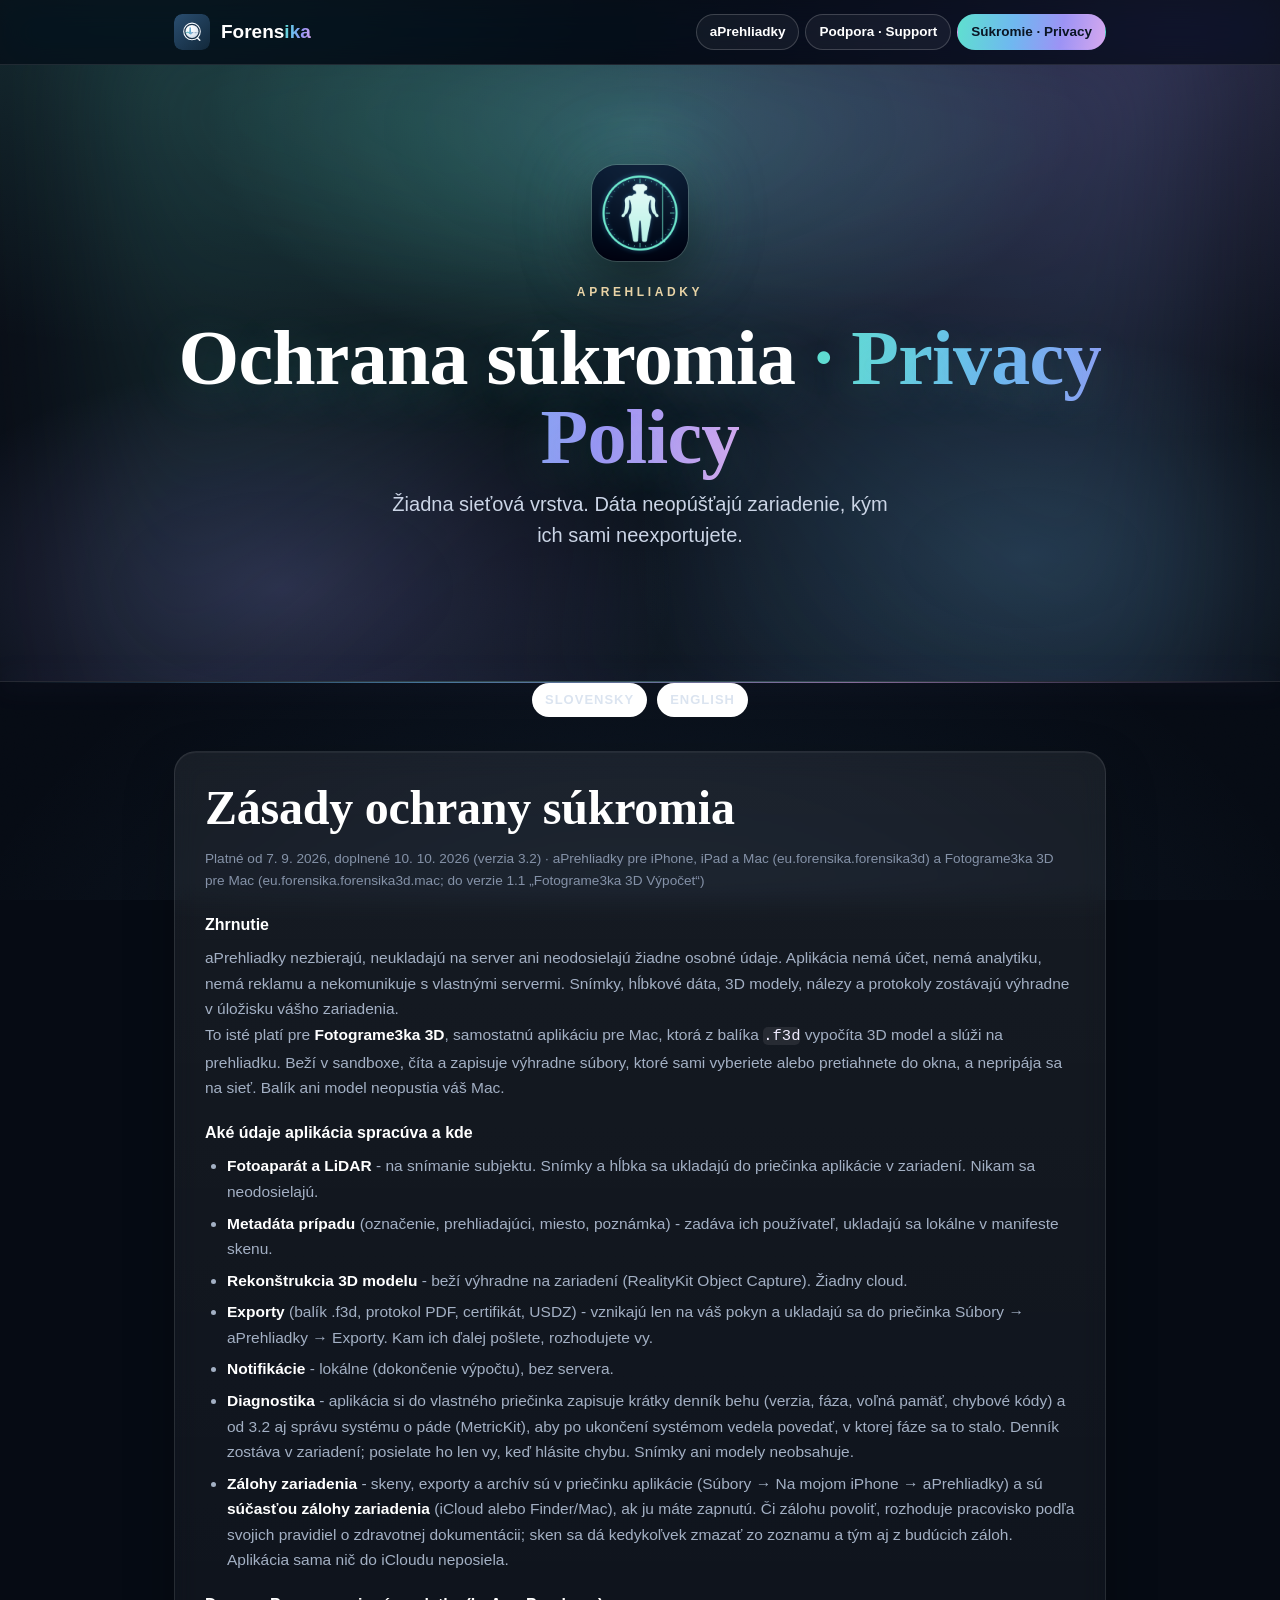
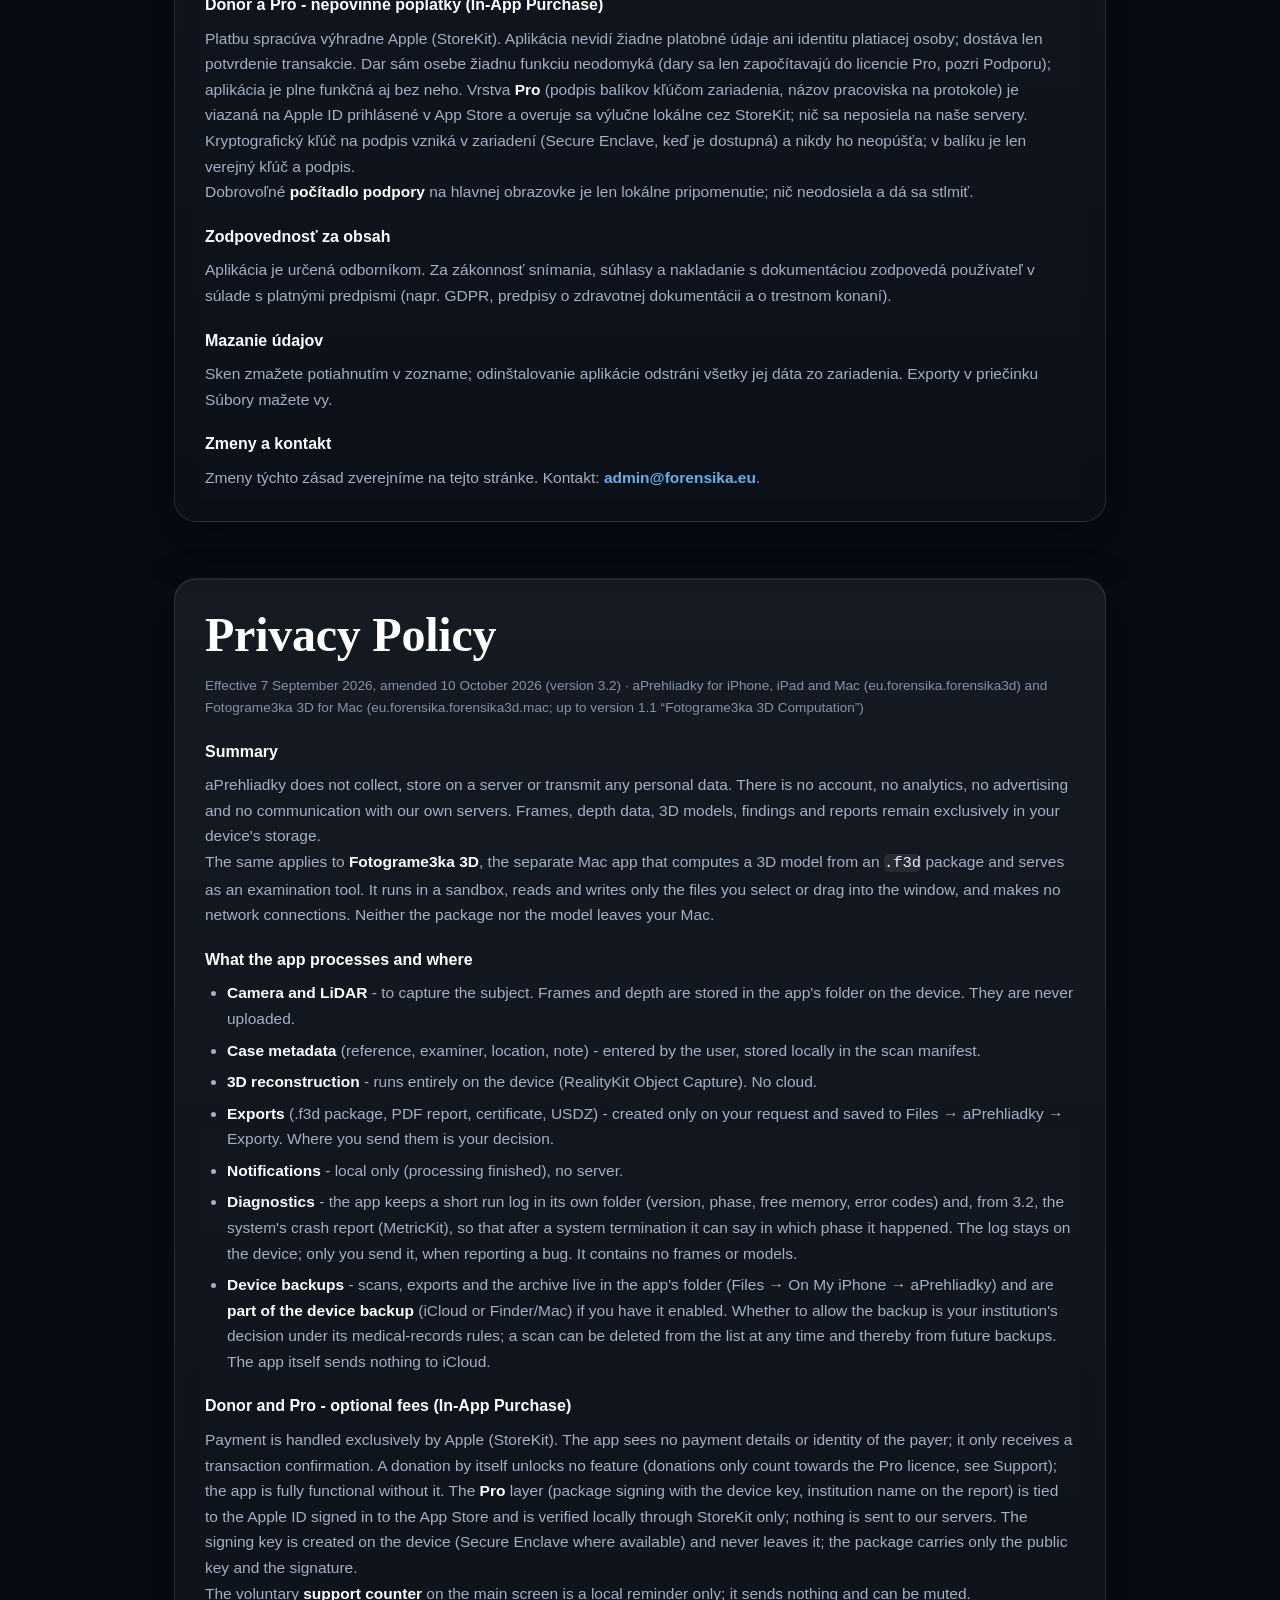
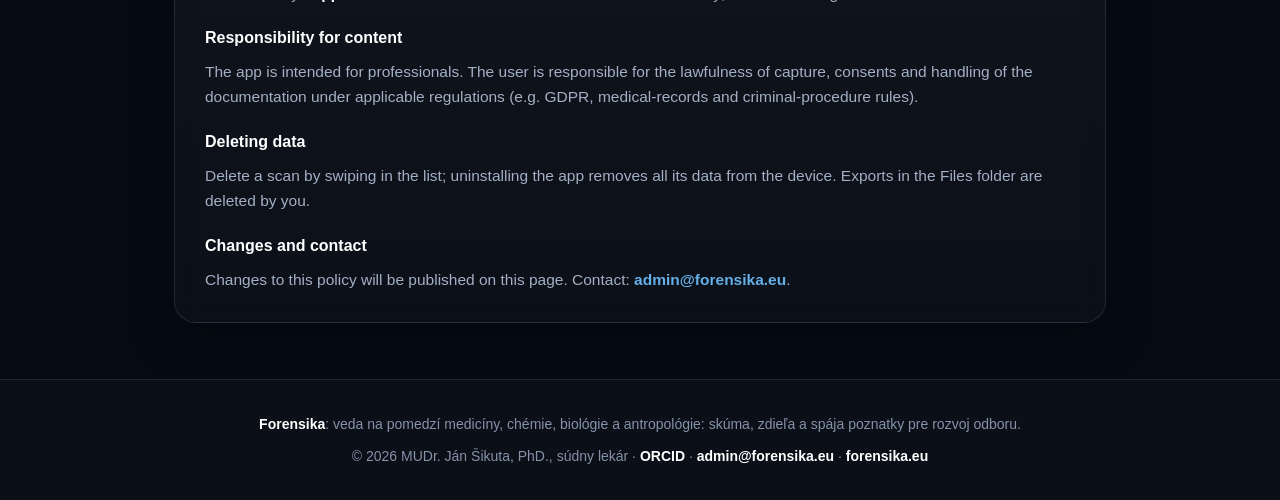
<file: privacy.html>
<!DOCTYPE html>
<html lang="sk">
<head>
<meta charset="UTF-8"><meta http-equiv="Content-Security-Policy" content="default-src 'self'; script-src 'self'; style-src 'self' 'unsafe-inline'; img-src 'self' data:; font-src 'self' data:; media-src 'self'; connect-src 'self' https://forensika.goatcounter.com; object-src 'none'; base-uri 'self'; form-action 'none'; upgrade-insecure-requests"><meta name="referrer" content="strict-origin-when-cross-origin">
<meta name="viewport" content="width=device-width, initial-scale=1.0">
<link rel="canonical" href="https://dzanino.github.io/aPrehliadky/privacy.html">
<title>aPrehliadky - ochrana súkromia / privacy policy</title>
<meta name="description" content="aPrehliadky - zásady ochrany súkromia. Žiadne údaje neopúšťajú zariadenie. / Privacy policy. No data leaves the device.">
<meta property="og:title" content="aPrehliadky - ochrana súkromia / privacy policy">
<meta property="og:description" content="aPrehliadky - zásady ochrany súkromia. Žiadne údaje neopúšťajú zariadenie. / Privacy policy. No data leaves the device.">
<meta property="og:image" content="icon-512.png">
<link rel="icon" href="icon-512.png" type="image/png">
<link rel="apple-touch-icon" href="apple-touch-icon.png">
<style>
  :root{--ink:#274863;--ink-2:#22415C;--ink-3:#132A3D;--muted:#6b7f93;--paper:#f5f8fc;--paper-2:#eaf1f8;--card:#fff;--line:#e2eaf2;
    --teal:#4FCBBB;--blue:#66B0E8;--violet:#8E86EC;--lila:#C79BE2;--cyan:#59d6ec;}
  *{box-sizing:border-box;margin:0;padding:0}
  html{scroll-behavior:smooth}
  body{font-family:'Helvetica Neue',Arial,sans-serif;color:var(--ink);background:var(--paper);-webkit-font-smoothing:antialiased;line-height:1.55}
  a{color:inherit;text-decoration:none}
  .wrap{max-width:980px;margin:0 auto;padding:0 24px}
  header{position:sticky;top:0;z-index:50;background:rgba(245,248,252,.86);backdrop-filter:saturate(160%) blur(12px);border-bottom:1px solid var(--line)}
  .nav{display:flex;align-items:center;justify-content:space-between;height:64px;gap:12px}
  .brand{display:flex;align-items:center;gap:11px;font-weight:600;font-size:19px}
  .brand .mark{width:36px;height:36px;border-radius:22%;display:block}
  .brand .accent{background:linear-gradient(90deg,var(--teal),var(--blue) 55%,var(--violet));-webkit-background-clip:text;background-clip:text;color:transparent}
  .nav .links{display:flex;gap:6px;flex-wrap:wrap;justify-content:flex-end}
  .nav .links a{font-size:13.5px;font-weight:600;color:var(--ink);border:1px solid var(--line);padding:7px 13px;border-radius:999px;background:#fff;transition:.2s}
  .nav .links a:hover,.nav .links a.on{border-color:var(--blue);color:var(--blue)}
  .hero{position:relative;overflow:hidden;color:#fff;text-align:center;padding:64px 0 70px;
    background:radial-gradient(900px 500px at 50% -20%,rgba(89,214,236,.30),transparent 60%),linear-gradient(160deg,#1c3a55,#0b1a2a)}
  .hero img.app{width:132px;height:132px;border-radius:26%;margin:0 auto 22px;display:block;box-shadow:0 22px 50px rgba(8,20,32,.5)}
  .kicker{font-size:12px;letter-spacing:4px;font-weight:600;color:#9fd8e6;text-transform:uppercase;margin-bottom:16px}
  .hero h1{font-size:clamp(34px,6.5vw,58px);font-weight:700;letter-spacing:.3px;line-height:1.04;margin-bottom:12px}
  .hero h1 .accent{background:linear-gradient(90deg,var(--cyan),var(--blue) 55%,var(--lila));-webkit-background-clip:text;background-clip:text;color:transparent}
  .hero p.lede{font-size:clamp(16px,2.4vw,20px);color:#d7e6f2;max-width:46ch;margin:0 auto 26px}
  .btns{display:flex;gap:12px;justify-content:center;flex-wrap:wrap}
  .btn-primary{display:inline-flex;align-items:center;gap:9px;font-weight:600;font-size:15px;color:#0d2536;background:linear-gradient(90deg,var(--cyan),var(--blue));padding:12px 24px;border-radius:999px;transition:.2s;box-shadow:0 10px 26px rgba(89,214,236,.32)}
  .btn-primary:hover{transform:translateY(-1px)}
  .btn-ghost{display:inline-flex;align-items:center;gap:9px;font-weight:600;font-size:15px;color:#eaf3fb;border:1px solid rgba(255,255,255,.3);padding:12px 22px;border-radius:999px;transition:.2s}
  .btn-ghost:hover{background:rgba(255,255,255,.08)}
  .wave{height:30px;background:linear-gradient(90deg,var(--cyan),var(--blue),var(--violet),var(--lila))}
  main{padding:56px 0 30px}
  .lang{display:flex;justify-content:center;gap:10px;margin-bottom:34px}
  .lang a{font-size:13px;font-weight:700;letter-spacing:1px;text-transform:uppercase;color:var(--muted);padding:6px 12px;border-radius:999px;border:1px solid var(--line);background:#fff}
  .lang a:hover{color:var(--blue);border-color:var(--blue)}
  section.block{margin-bottom:56px}
  .sec-head{text-align:center;max-width:640px;margin:0 auto 34px}
  .sec-head .tag{font-size:12px;letter-spacing:3px;font-weight:700;color:var(--blue);text-transform:uppercase}
  .sec-head h2{font-size:clamp(26px,4vw,36px);font-weight:700;margin:8px 0 10px}
  .sec-head p{color:#5c7186;font-size:16px}
  .grid{display:grid;grid-template-columns:1fr;gap:16px}
  @media(min-width:680px){.grid{grid-template-columns:1fr 1fr}}
  @media(min-width:980px){.grid.three{grid-template-columns:repeat(3,1fr)}}
  .d{background:var(--card);border:1px solid var(--line);border-radius:16px;padding:22px;transition:.2s}
  .d:hover{border-color:#bcd3e9;box-shadow:0 14px 30px rgba(19,42,61,.08);transform:translateY(-2px)}
  .d .ico{width:40px;height:40px;border-radius:12px;display:grid;place-items:center;margin-bottom:12px;background:linear-gradient(150deg,#eaf4fb,#e3f7fa)}
  .d .ico svg{width:21px;height:21px;fill:none;stroke:#2f7fae;stroke-width:1.7;stroke-linecap:round;stroke-linejoin:round}
  .d h3{font-size:16px;font-weight:700;margin-bottom:6px}
  .d p{color:#5d7186;font-size:14.5px;line-height:1.55}
  .card{background:var(--card);border:1px solid var(--line);border-radius:22px;padding:30px;box-shadow:0 1px 2px rgba(19,42,61,.03)}
  .card h2{font-size:22px;margin-bottom:14px}
  .card h3{font-size:16px;margin:20px 0 8px}
  .card p,.card li{color:#4d647a;font-size:15.5px;line-height:1.65}
  .card ul{padding-left:22px}
  .card li+li{margin-top:6px}
  .card a{color:var(--blue);font-weight:600}
  .card a:hover{text-decoration:underline}
  .card hr{border:none;border-top:1px solid var(--line);margin:26px 0}
  .card .muted{color:#8a99ab;font-size:.85rem}
  .note{background:var(--paper-2);border-left:4px solid var(--blue);padding:12px 16px;border-radius:10px;color:#3d5a74;font-size:14.5px;margin:14px 0}
  .pills{display:flex;flex-wrap:wrap;gap:8px;margin:14px 0 4px}
  .pill{font-size:12px;font-weight:600;color:#3d5a74;background:var(--paper-2);border:1px solid var(--line);padding:5px 11px;border-radius:999px}
  footer{border-top:1px solid var(--line);padding:34px 0;background:#fff}
  .foot{display:flex;flex-direction:column;gap:10px;font-size:14px;color:#5d7186;text-align:center}
  .foot a{color:var(--blue);font-weight:600}
  @media(max-width:560px){.hero{padding:48px 0 56px}.hero img.app{width:100px;height:100px}.card{padding:22px}}
</style>
<link rel="stylesheet" href="glam.css?v=20261031b">
<link rel="me" href="https://orcid.org/0000-0002-4690-0317">
</head>
<body id="top">
<svg width="0" height="0" style="position:absolute" aria-hidden="true">
  <defs>
    <linearGradient id="bg" x1="0" y1="0" x2="0.9" y2="1">
      <stop offset="0" stop-color="#2A4E70"/><stop offset="1" stop-color="#132A3D"/>
    </linearGradient>
    <radialGradient id="glassI" cx="36%" cy="26%" r="85%">
      <stop offset="0" stop-color="#FFFFFF"/><stop offset="0.52" stop-color="#EDF2F8"/><stop offset="1" stop-color="#C9D7E5"/>
    </radialGradient>
    <linearGradient id="pc" gradientUnits="userSpaceOnUse" x1="-80" y1="0" x2="6" y2="0">
      <stop offset="0" stop-color="#3FB4AC"/><stop offset="1" stop-color="#4C8CCF"/>
    </linearGradient>
    <filter id="blurC" x="-40%" y="-70%" width="180%" height="240%"><feGaussianBlur stdDeviation="3.4"/></filter>
    <clipPath id="lensI"><circle cx="0" cy="0" r="92"/></clipPath>
    <symbol id="forensika-icon" viewBox="0 0 512 512">
      <rect x="0" y="0" width="512" height="512" rx="116" fill="url(#bg)"/>
      <g transform="translate(256,248)">
        <circle cx="0" cy="6" r="118" fill="#0C1E2E" opacity="0.28"/>
        <circle cx="0" cy="0" r="92" fill="url(#glassI)"/>
        <circle cx="0" cy="0" r="90" fill="none" stroke="#16324A" stroke-width="2.5" opacity="0.10"/>
        <g clip-path="url(#lensI)">
          <ellipse cx="-40" cy="-46" rx="44" ry="25" fill="#FFFFFF" opacity="0.5" transform="rotate(-28 -40 -46)"/>
          <path d="M -84 18 L -68 18 L -61 5 L -54 18 L -42 18 L -35 31 L -26 -56 L -17 41 L -9 18 L 2 18"
                fill="none" stroke="url(#pc)" stroke-width="12" stroke-linecap="round" stroke-linejoin="round" filter="url(#blurC)"/>
          <path d="M 8 18 H 86" fill="none" stroke="#5C7EA3" stroke-width="11" stroke-linecap="round" stroke-dasharray="0.5 20"/>
        </g>
        <circle cx="0" cy="0" r="118" fill="none" stroke="#F4F8FC" stroke-width="15"/>
        <rect x="80" y="80" width="64" height="21" rx="10.5" transform="rotate(45 80 80)" fill="#F4F8FC"/>
      </g>
    </symbol>
  </defs>
</svg>
<header>
  <div class="wrap nav">
    <a class="brand" href="https://forensika.eu"><svg class="mark"><use href="#forensika-icon"/></svg><span><b>Forens</b><span class="accent">ika</span></span></a>
    <nav class="links">
      <a href="index.html">aPrehliadky</a>
      <a href="support.html">Podpora · Support</a>
      <a href="privacy.html" class="on">Súkromie · Privacy</a>
    </nav>
  </div>
</header>

<section class="hero" style="padding:44px 0 50px">
  <div class="wrap">
    <img class="app" src="icon-512.png" alt="aPrehliadky" style="width:96px;height:96px">
    <div class="kicker">aPrehliadky</div>
    <h1 style="font-size:clamp(28px,5vw,44px)">Ochrana súkromia <span class="accent">· Privacy Policy</span></h1>
    <p class="lede">Žiadna sieťová vrstva. Dáta neopúšťajú zariadenie, kým ich sami neexportujete.</p>
  </div>
</section>
<div class="wave"></div>
<main class="wrap">
<div class="lang"><a href="#sk">Slovensky</a><a href="#en">English</a></div>

<section class="block" id="sk">
  <div class="card">
    <h2>Zásady ochrany súkromia</h2>
    <p class="muted">Platné od 7. 9. 2026, doplnené 10. 10. 2026 (verzia 3.2) · aPrehliadky pre iPhone, iPad a Mac (eu.forensika.forensika3d) a Fotograme3ka 3D pre Mac (eu.forensika.forensika3d.mac; do verzie 1.1 „Fotograme3ka 3D Výpočet“)</p>
    <h3>Zhrnutie</h3>
    <p>aPrehliadky nezbierajú, neukladajú na server ani neodosielajú žiadne osobné údaje. Aplikácia nemá účet, nemá analytiku, nemá reklamu a nekomunikuje s vlastnými servermi. Snímky, hĺbkové dáta, 3D modely, nálezy a protokoly zostávajú výhradne v úložisku vášho zariadenia.</p>
    <p>To isté platí pre <strong>Fotograme3ka 3D</strong>, samostatnú aplikáciu pre Mac, ktorá z balíka <code>.f3d</code> vypočíta 3D model a slúži na prehliadku. Beží v sandboxe, číta a zapisuje výhradne súbory, ktoré sami vyberiete alebo pretiahnete do okna, a nepripája sa na sieť. Balík ani model neopustia váš Mac.</p>
    <h3>Aké údaje aplikácia spracúva a kde</h3>
    <ul>
      <li><strong>Fotoaparát a LiDAR</strong> - na snímanie subjektu. Snímky a hĺbka sa ukladajú do priečinka aplikácie v zariadení. Nikam sa neodosielajú.</li>
      <li><strong>Metadáta prípadu</strong> (označenie, prehliadajúci, miesto, poznámka) - zadáva ich používateľ, ukladajú sa lokálne v manifeste skenu.</li>
      <li><strong>Rekonštrukcia 3D modelu</strong> - beží výhradne na zariadení (RealityKit Object Capture). Žiadny cloud.</li>
      <li><strong>Exporty</strong> (balík .f3d, protokol PDF, certifikát, USDZ) - vznikajú len na váš pokyn a ukladajú sa do priečinka Súbory → aPrehliadky → Exporty. Kam ich ďalej pošlete, rozhodujete vy.</li>
      <li><strong>Notifikácie</strong> - lokálne (dokončenie výpočtu), bez servera.</li>
      <li><strong>Diagnostika</strong> - aplikácia si do vlastného priečinka zapisuje krátky denník behu (verzia, fáza, voľná pamäť, chybové kódy) a od 3.2 aj správu systému o páde (MetricKit), aby po ukončení systémom vedela povedať, v ktorej fáze sa to stalo. Denník zostáva v zariadení; posielate ho len vy, keď hlásite chybu. Snímky ani modely neobsahuje.</li>
      <li><strong>Zálohy zariadenia</strong> - skeny, exporty a archív sú v priečinku aplikácie (Súbory → Na mojom iPhone → aPrehliadky) a sú <strong>súčasťou zálohy zariadenia</strong> (iCloud alebo Finder/Mac), ak ju máte zapnutú. Či zálohu povoliť, rozhoduje pracovisko podľa svojich pravidiel o zdravotnej dokumentácii; sken sa dá kedykoľvek zmazať zo zoznamu a tým aj z budúcich záloh. Aplikácia sama nič do iCloudu neposiela.</li>
    </ul>
    <h3>Donor a Pro - nepovinné poplatky (In-App Purchase)</h3>
    <p>Platbu spracúva výhradne Apple (StoreKit). Aplikácia nevidí žiadne platobné údaje ani identitu platiacej osoby; dostáva len potvrdenie transakcie. Dar sám osebe žiadnu funkciu neodomyká (dary sa len započítavajú do licencie Pro, pozri Podporu); aplikácia je plne funkčná aj bez neho. Vrstva <strong>Pro</strong> (podpis balíkov kľúčom zariadenia, názov pracoviska na protokole) je viazaná na Apple ID prihlásené v App Store a overuje sa výlučne lokálne cez StoreKit; nič sa neposiela na naše servery. Kryptografický kľúč na podpis vzniká v zariadení (Secure Enclave, keď je dostupná) a nikdy ho neopúšťa; v balíku je len verejný kľúč a podpis.</p>
    <p>Dobrovoľné <strong>počítadlo podpory</strong> na hlavnej obrazovke je len lokálne pripomenutie; nič neodosiela a dá sa stlmiť.</p>
    <h3>Zodpovednosť za obsah</h3>
    <p>Aplikácia je určená odborníkom. Za zákonnosť snímania, súhlasy a nakladanie s dokumentáciou zodpovedá používateľ v súlade s platnými predpismi (napr. GDPR, predpisy o zdravotnej dokumentácii a o trestnom konaní).</p>
    <h3>Mazanie údajov</h3>
    <p>Sken zmažete potiahnutím v zozname; odinštalovanie aplikácie odstráni všetky jej dáta zo zariadenia. Exporty v priečinku Súbory mažete vy.</p>
    <h3>Zmeny a kontakt</h3>
    <p>Zmeny týchto zásad zverejníme na tejto stránke. Kontakt: <a href="mailto:admin@forensika.eu">admin@forensika.eu</a>.</p>
  </div>
</section>

<section class="block" id="en">
  <div class="card">
    <h2>Privacy Policy</h2>
    <p class="muted">Effective 7 September 2026, amended 10 October 2026 (version 3.2) · aPrehliadky for iPhone, iPad and Mac (eu.forensika.forensika3d) and Fotograme3ka 3D for Mac (eu.forensika.forensika3d.mac; up to version 1.1 “Fotograme3ka 3D Computation”)</p>
    <h3>Summary</h3>
    <p>aPrehliadky does not collect, store on a server or transmit any personal data. There is no account, no analytics, no advertising and no communication with our own servers. Frames, depth data, 3D models, findings and reports remain exclusively in your device's storage.</p>
    <p>The same applies to <strong>Fotograme3ka 3D</strong>, the separate Mac app that computes a 3D model from an <code>.f3d</code> package and serves as an examination tool. It runs in a sandbox, reads and writes only the files you select or drag into the window, and makes no network connections. Neither the package nor the model leaves your Mac.</p>
    <h3>What the app processes and where</h3>
    <ul>
      <li><strong>Camera and LiDAR</strong> - to capture the subject. Frames and depth are stored in the app's folder on the device. They are never uploaded.</li>
      <li><strong>Case metadata</strong> (reference, examiner, location, note) - entered by the user, stored locally in the scan manifest.</li>
      <li><strong>3D reconstruction</strong> - runs entirely on the device (RealityKit Object Capture). No cloud.</li>
      <li><strong>Exports</strong> (.f3d package, PDF report, certificate, USDZ) - created only on your request and saved to Files → aPrehliadky → Exporty. Where you send them is your decision.</li>
      <li><strong>Notifications</strong> - local only (processing finished), no server.</li>
      <li><strong>Diagnostics</strong> - the app keeps a short run log in its own folder (version, phase, free memory, error codes) and, from 3.2, the system's crash report (MetricKit), so that after a system termination it can say in which phase it happened. The log stays on the device; only you send it, when reporting a bug. It contains no frames or models.</li>
      <li><strong>Device backups</strong> - scans, exports and the archive live in the app's folder (Files → On My iPhone → aPrehliadky) and are <strong>part of the device backup</strong> (iCloud or Finder/Mac) if you have it enabled. Whether to allow the backup is your institution's decision under its medical-records rules; a scan can be deleted from the list at any time and thereby from future backups. The app itself sends nothing to iCloud.</li>
    </ul>
    <h3>Donor and Pro - optional fees (In-App Purchase)</h3>
    <p>Payment is handled exclusively by Apple (StoreKit). The app sees no payment details or identity of the payer; it only receives a transaction confirmation. A donation by itself unlocks no feature (donations only count towards the Pro licence, see Support); the app is fully functional without it. The <strong>Pro</strong> layer (package signing with the device key, institution name on the report) is tied to the Apple ID signed in to the App Store and is verified locally through StoreKit only; nothing is sent to our servers. The signing key is created on the device (Secure Enclave where available) and never leaves it; the package carries only the public key and the signature.</p>
    <p>The voluntary <strong>support counter</strong> on the main screen is a local reminder only; it sends nothing and can be muted.</p>
    <h3>Responsibility for content</h3>
    <p>The app is intended for professionals. The user is responsible for the lawfulness of capture, consents and handling of the documentation under applicable regulations (e.g. GDPR, medical-records and criminal-procedure rules).</p>
    <h3>Deleting data</h3>
    <p>Delete a scan by swiping in the list; uninstalling the app removes all its data from the device. Exports in the Files folder are deleted by you.</p>
    <h3>Changes and contact</h3>
    <p>Changes to this policy will be published on this page. Contact: <a href="mailto:admin@forensika.eu">admin@forensika.eu</a>.</p>
  </div>
</section>
</main>

<footer>
  <div class="wrap foot">
    <div><a href="https://forensika.eu"><b>Forens</b>ika</a>: veda na pomedzí medicíny, chémie, biológie a antropológie: skúma, zdieľa a spája poznatky pre rozvoj odboru.</div>
    <div><span data-fz>©</span> 2026 MUDr. Ján Šikuta, PhD., súdny lekár · <a href="https://orcid.org/0000-0002-4690-0317" rel="me noopener" target="_blank">ORCID</a> · <a href="mailto:admin@forensika.eu">admin@forensika.eu</a> · <a href="https://forensika.eu">forensika.eu</a></div>
  </div>
</footer>
<script src="site.js" defer></script>
</body>
</html>
</file>
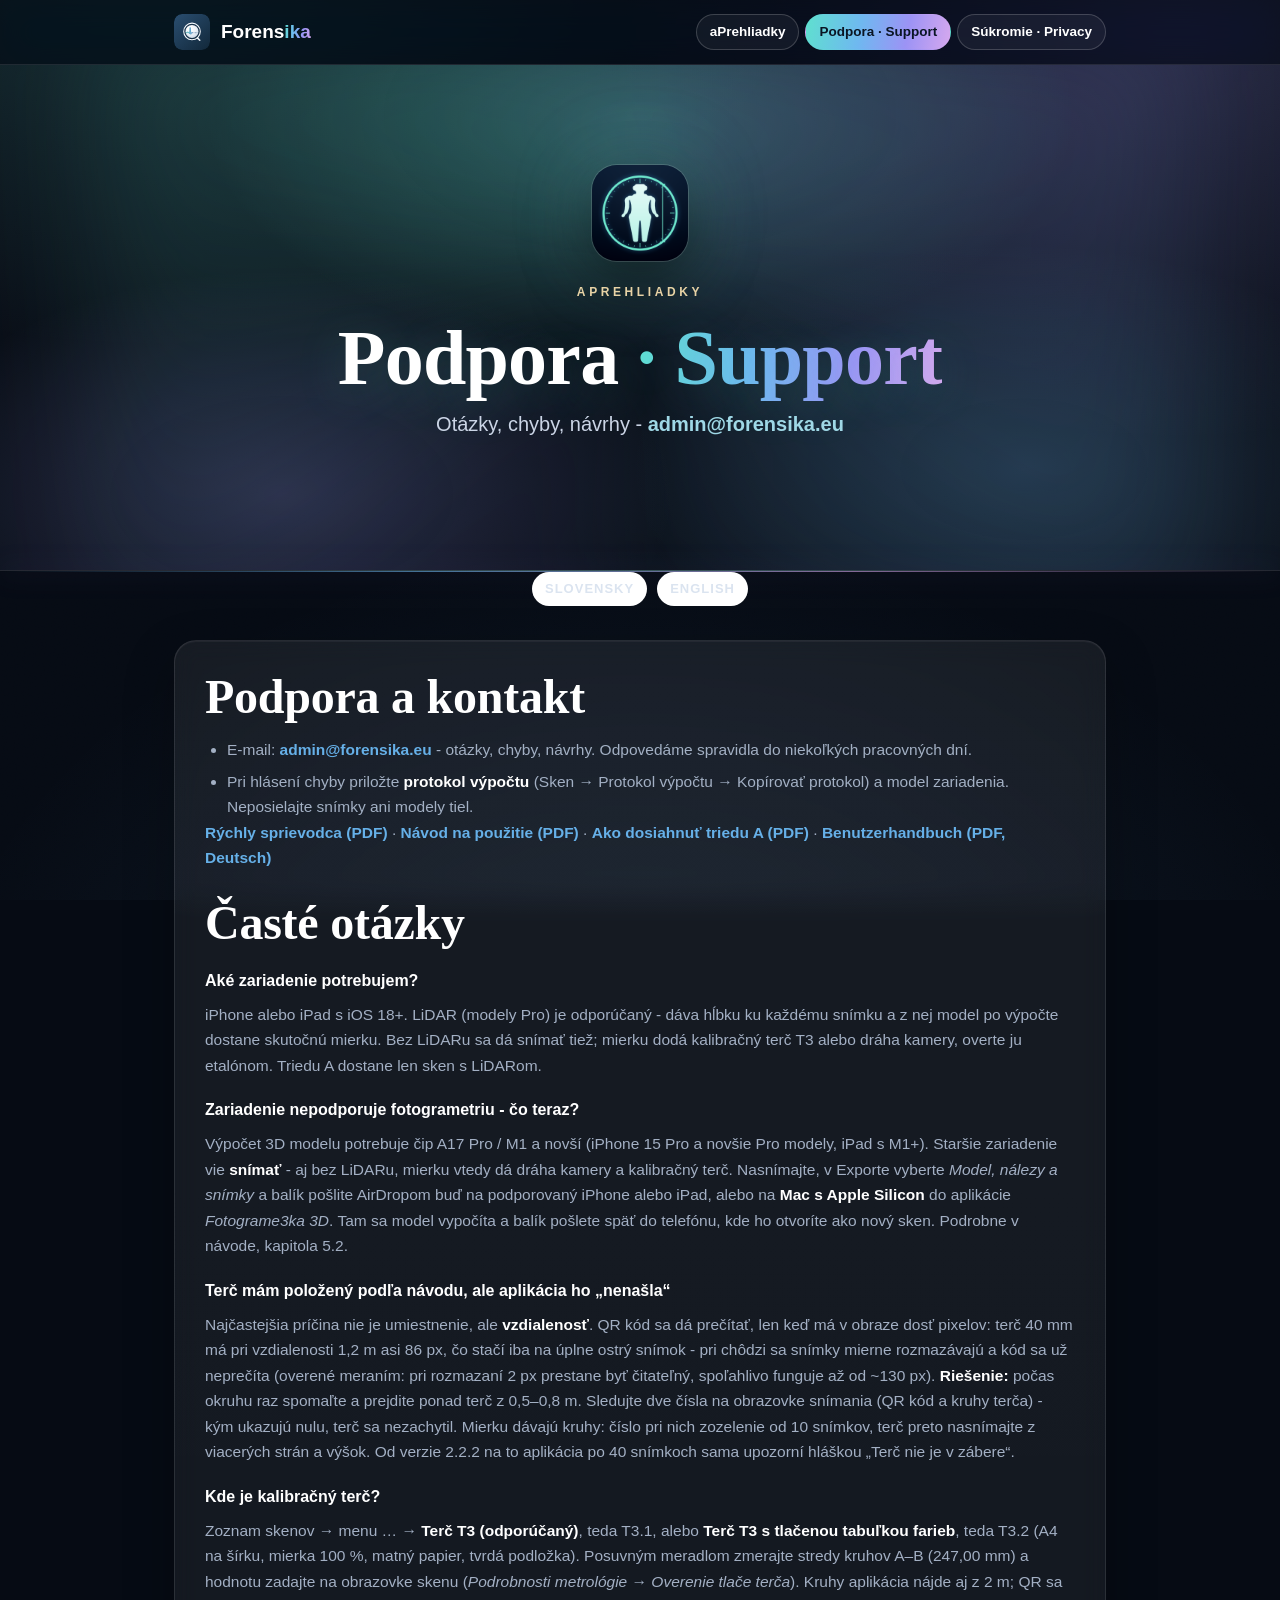
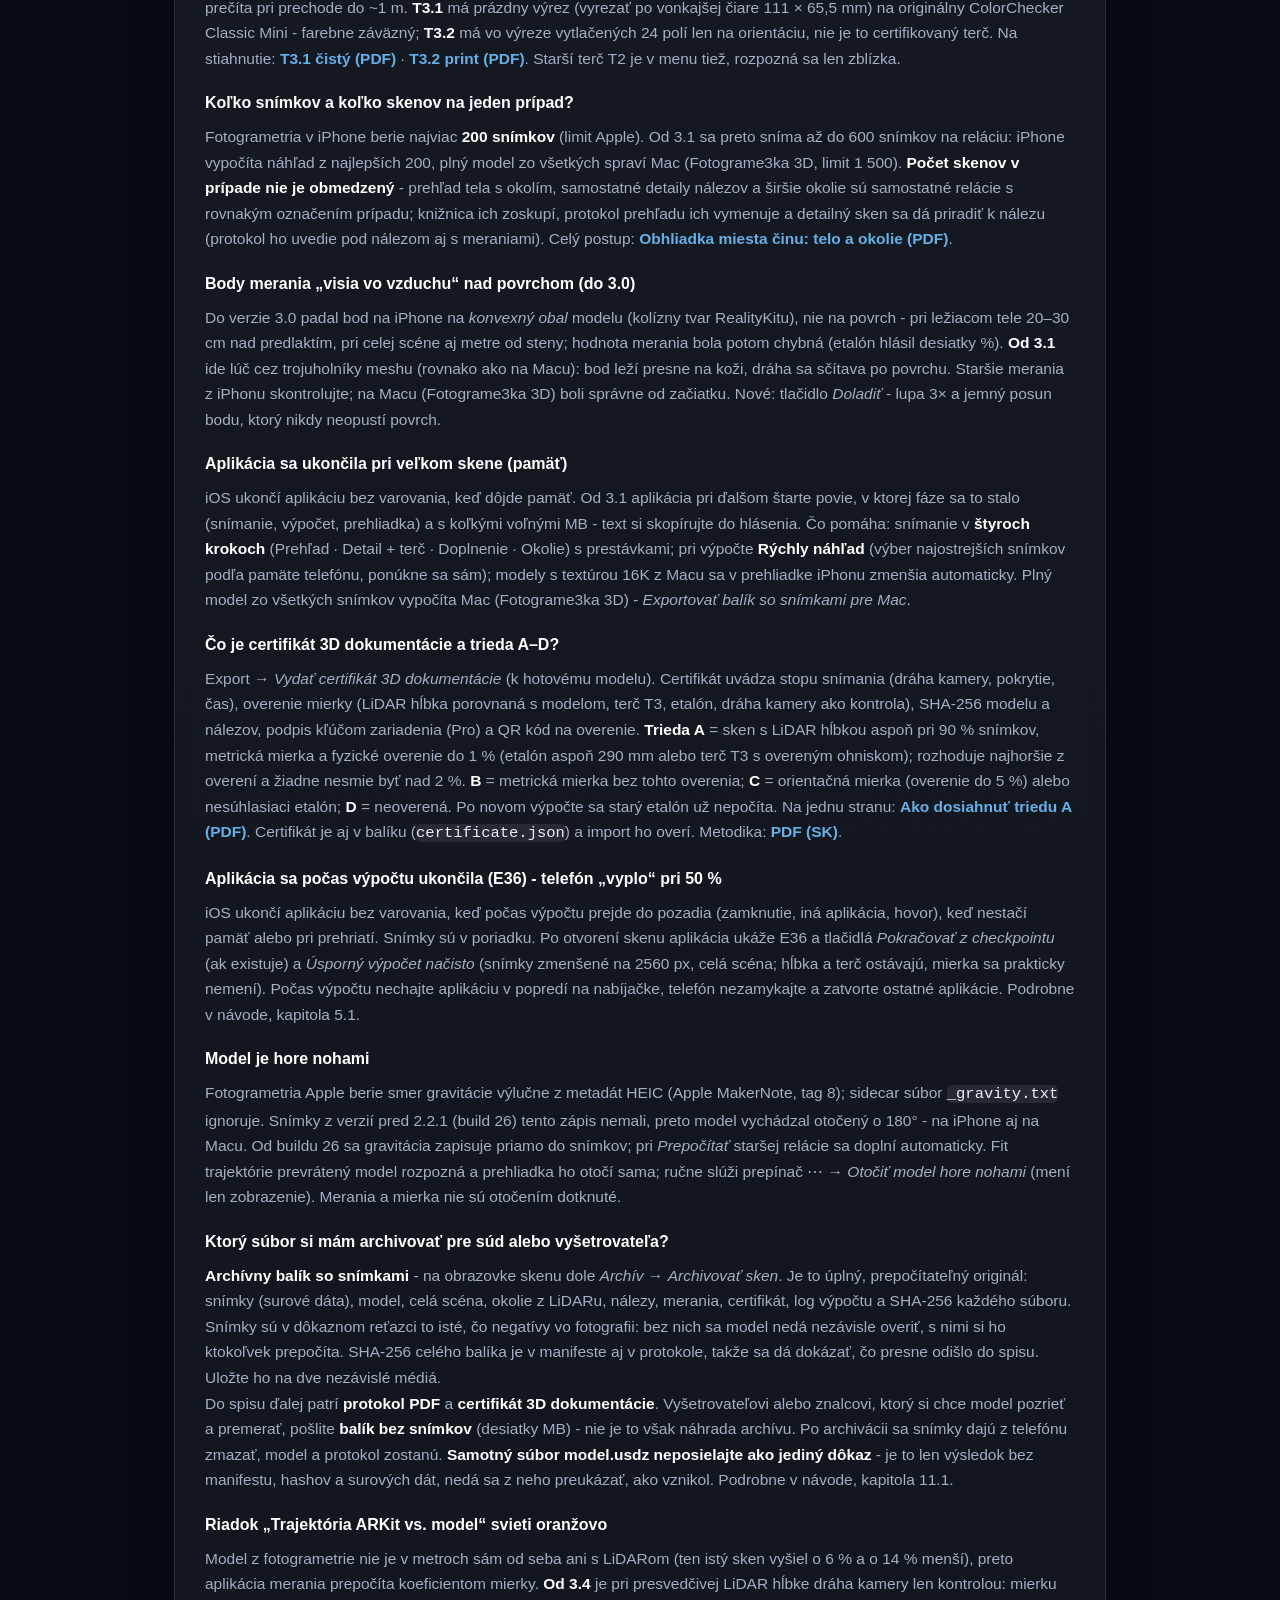
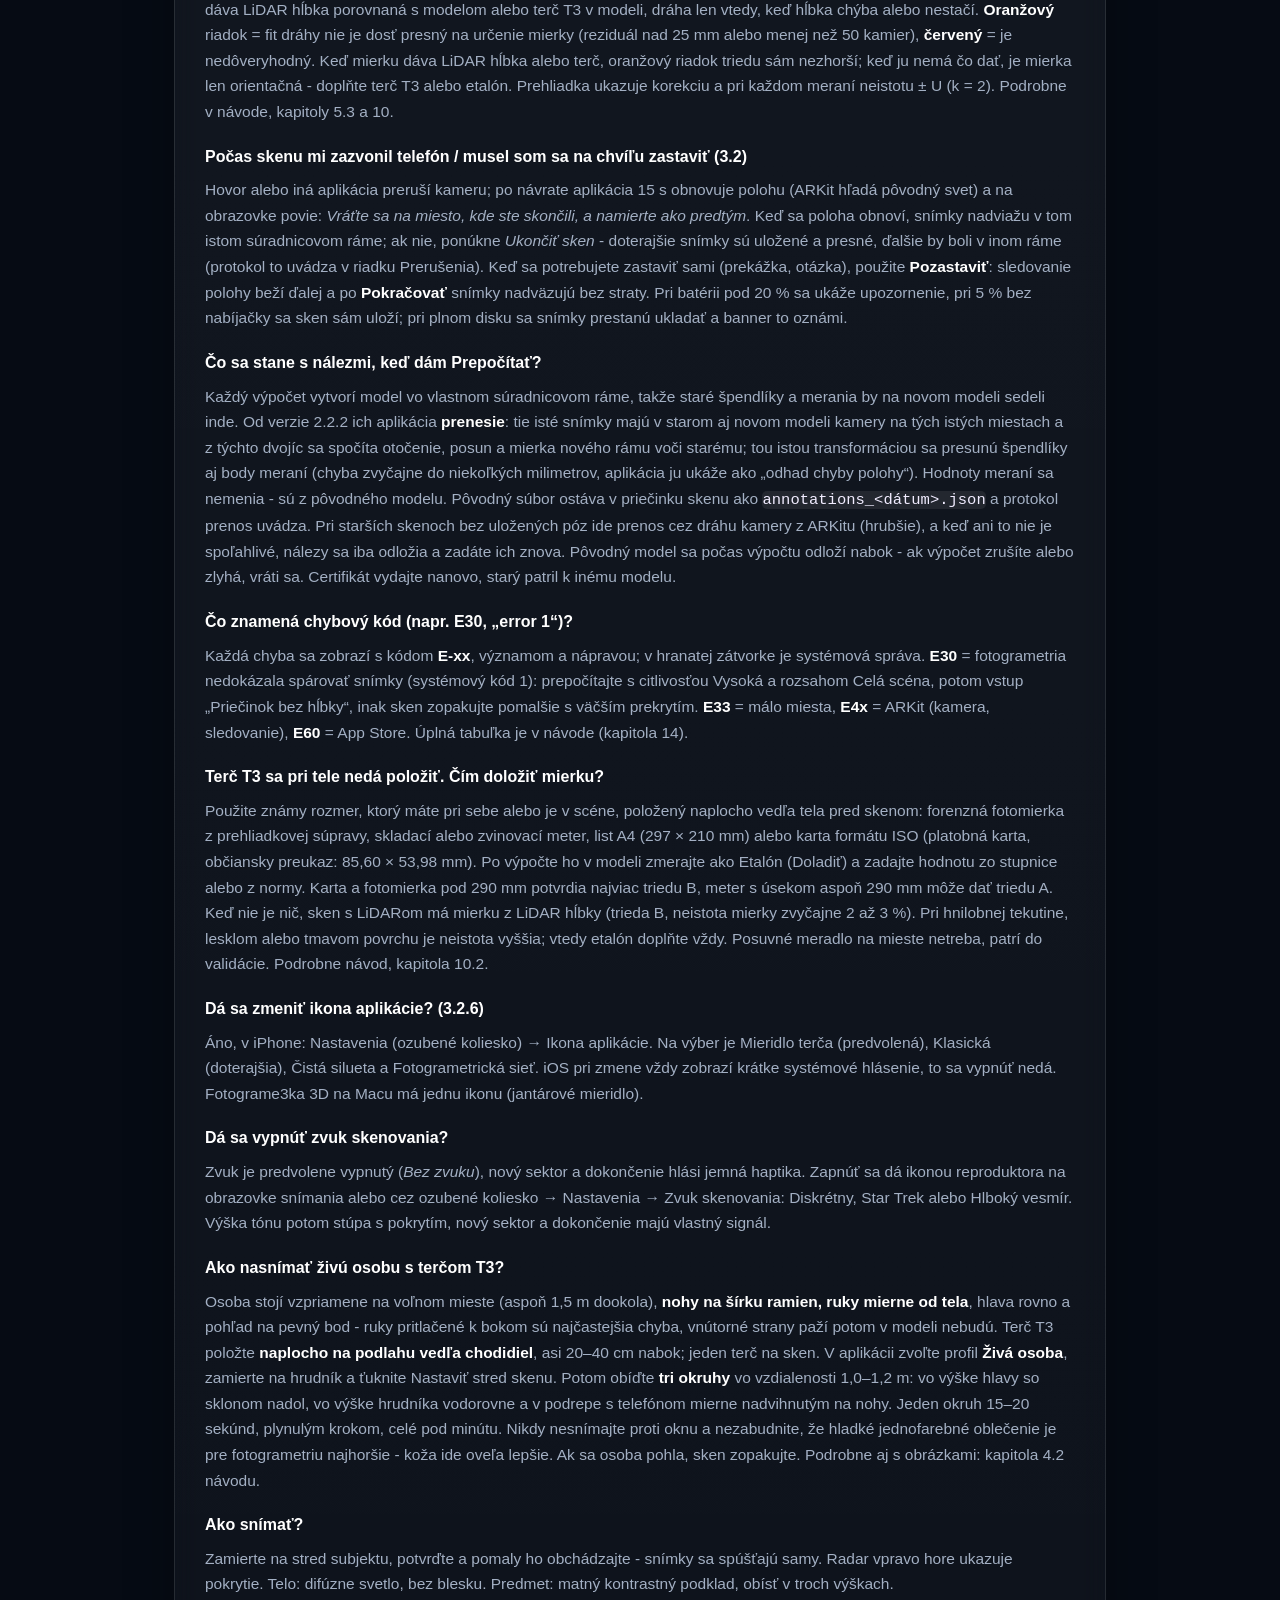
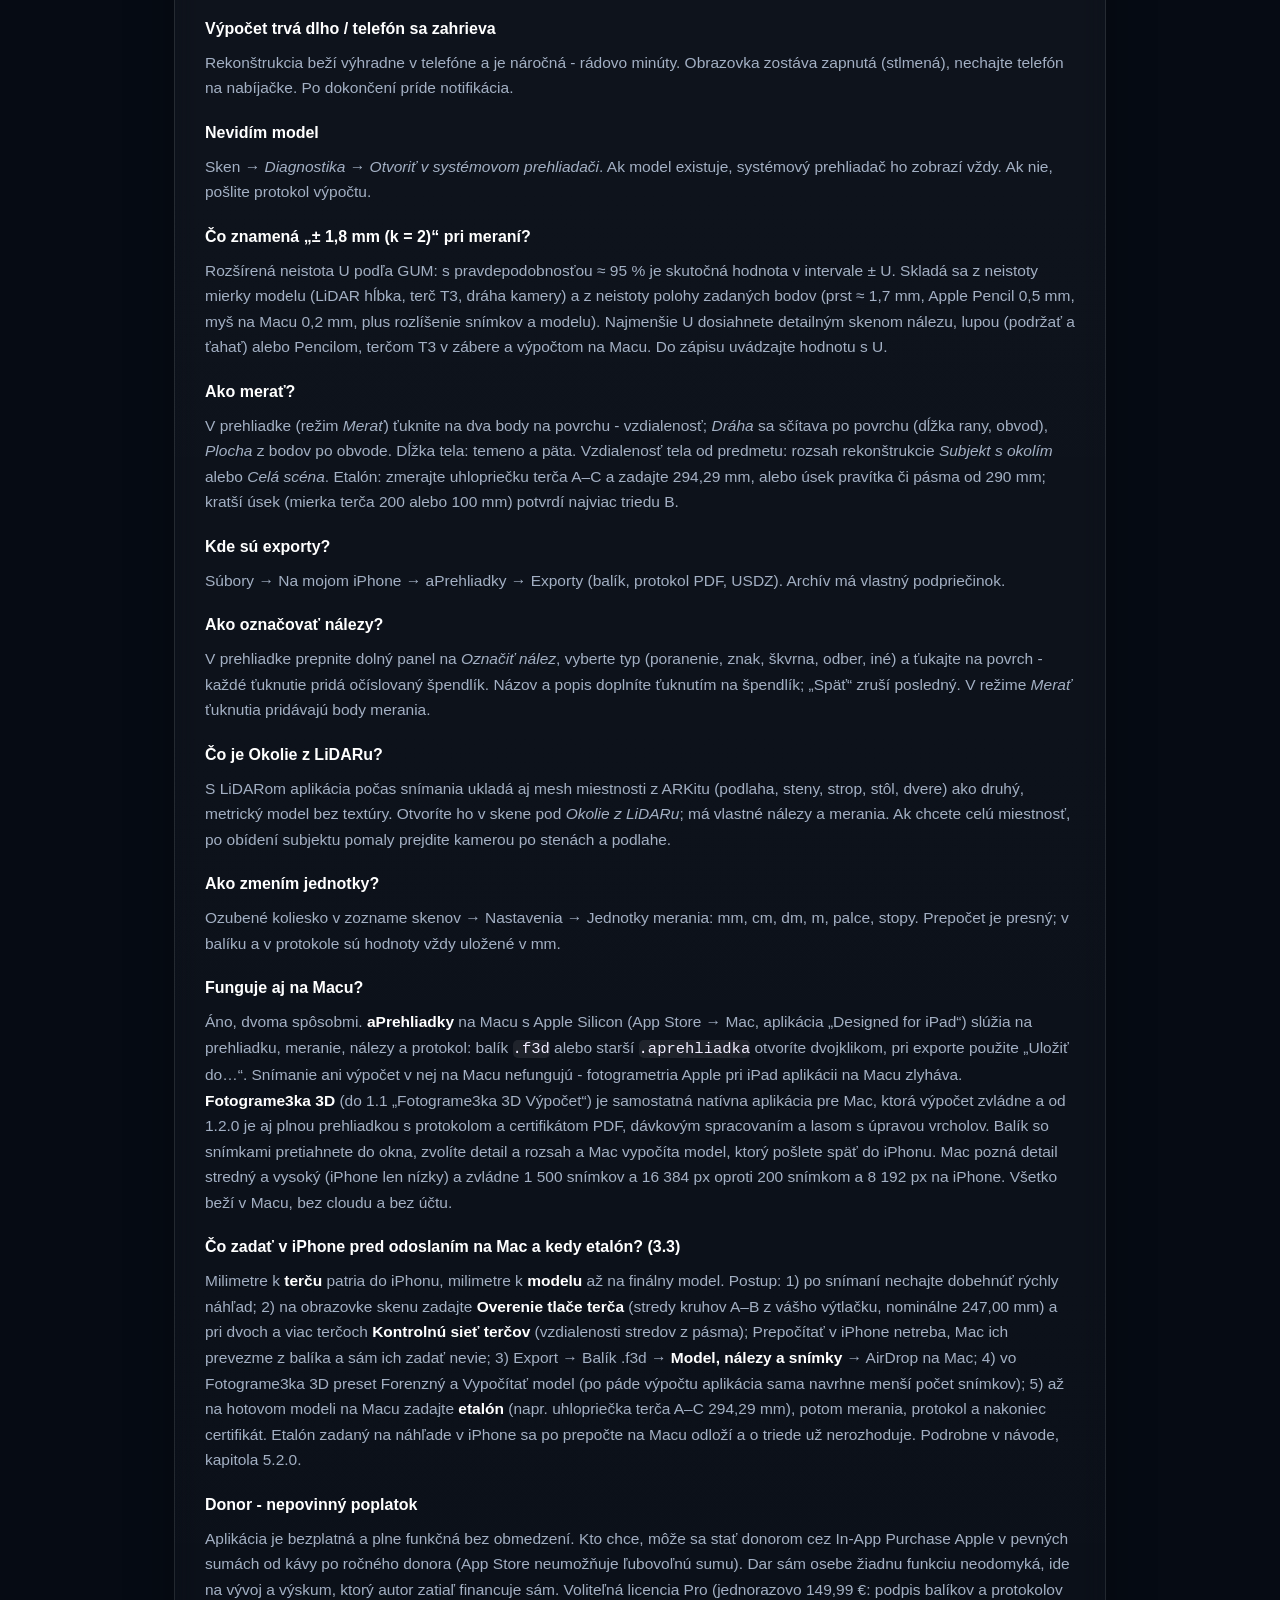
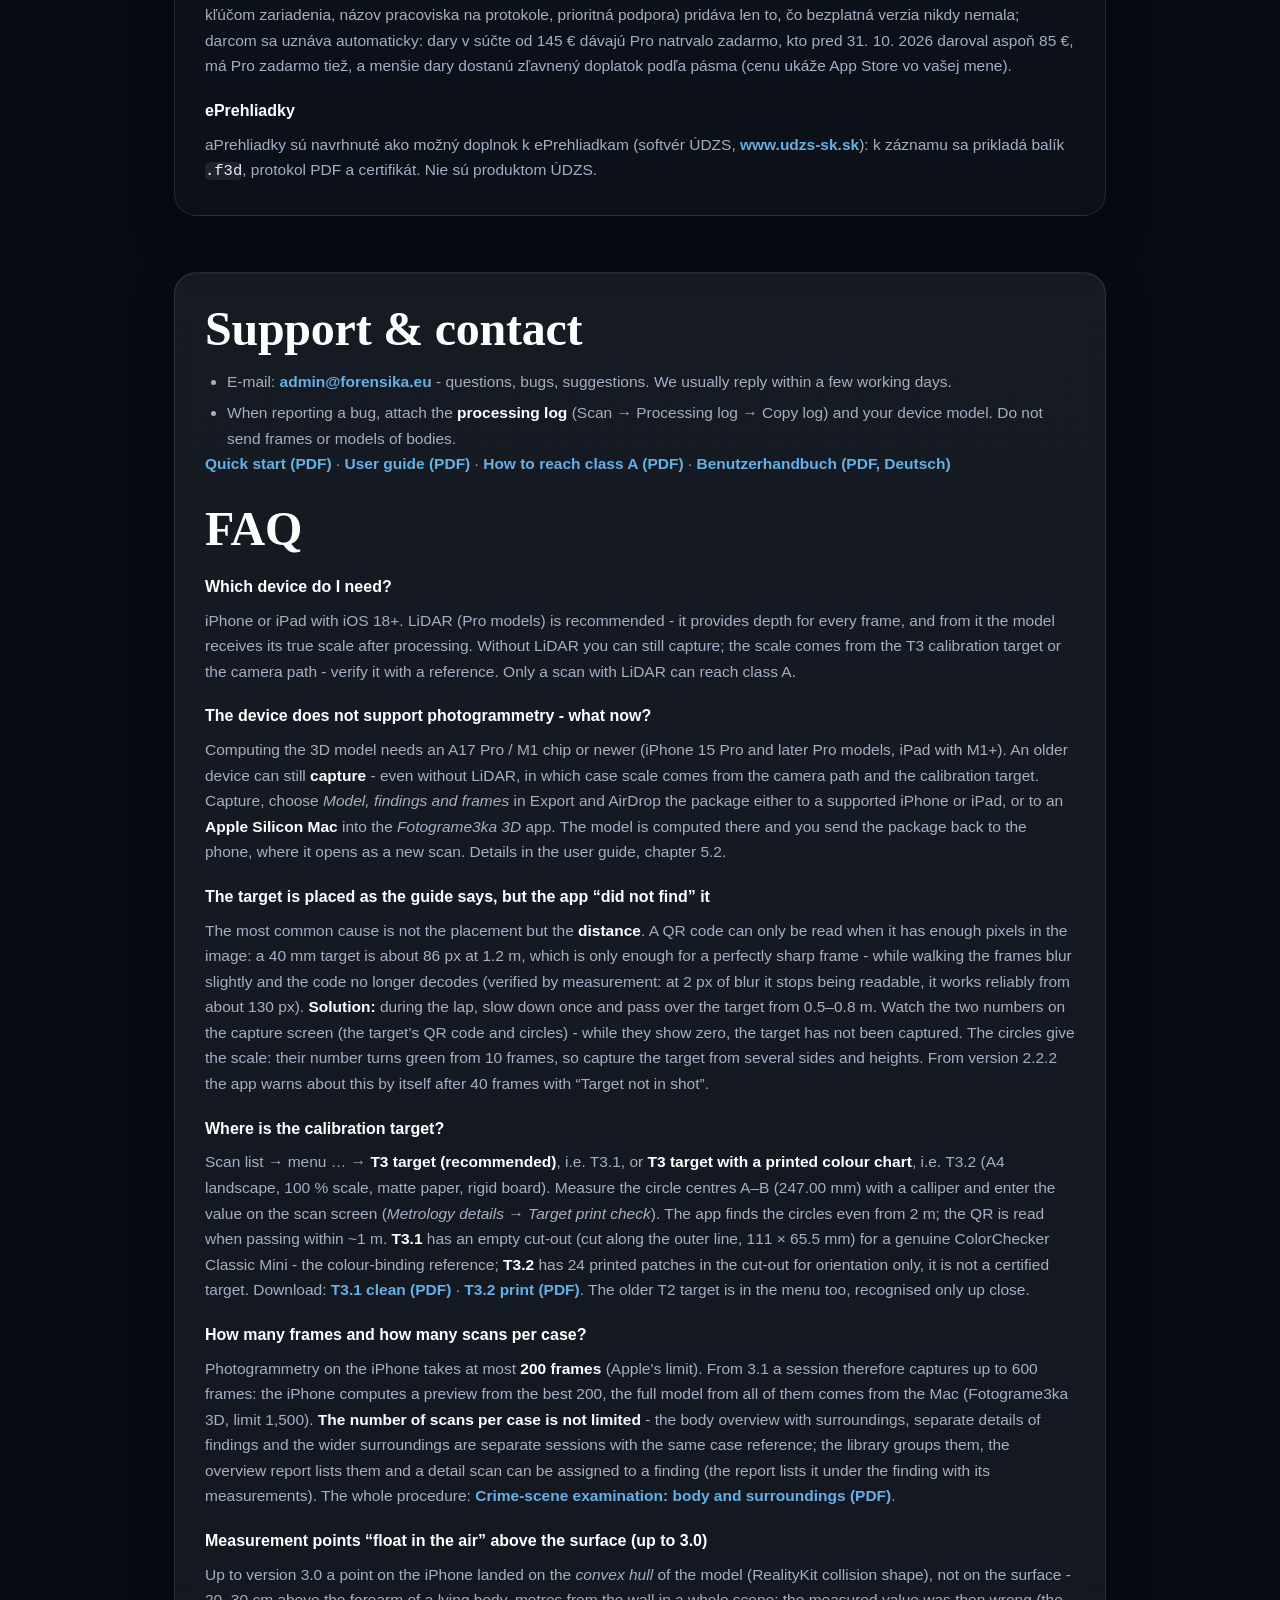
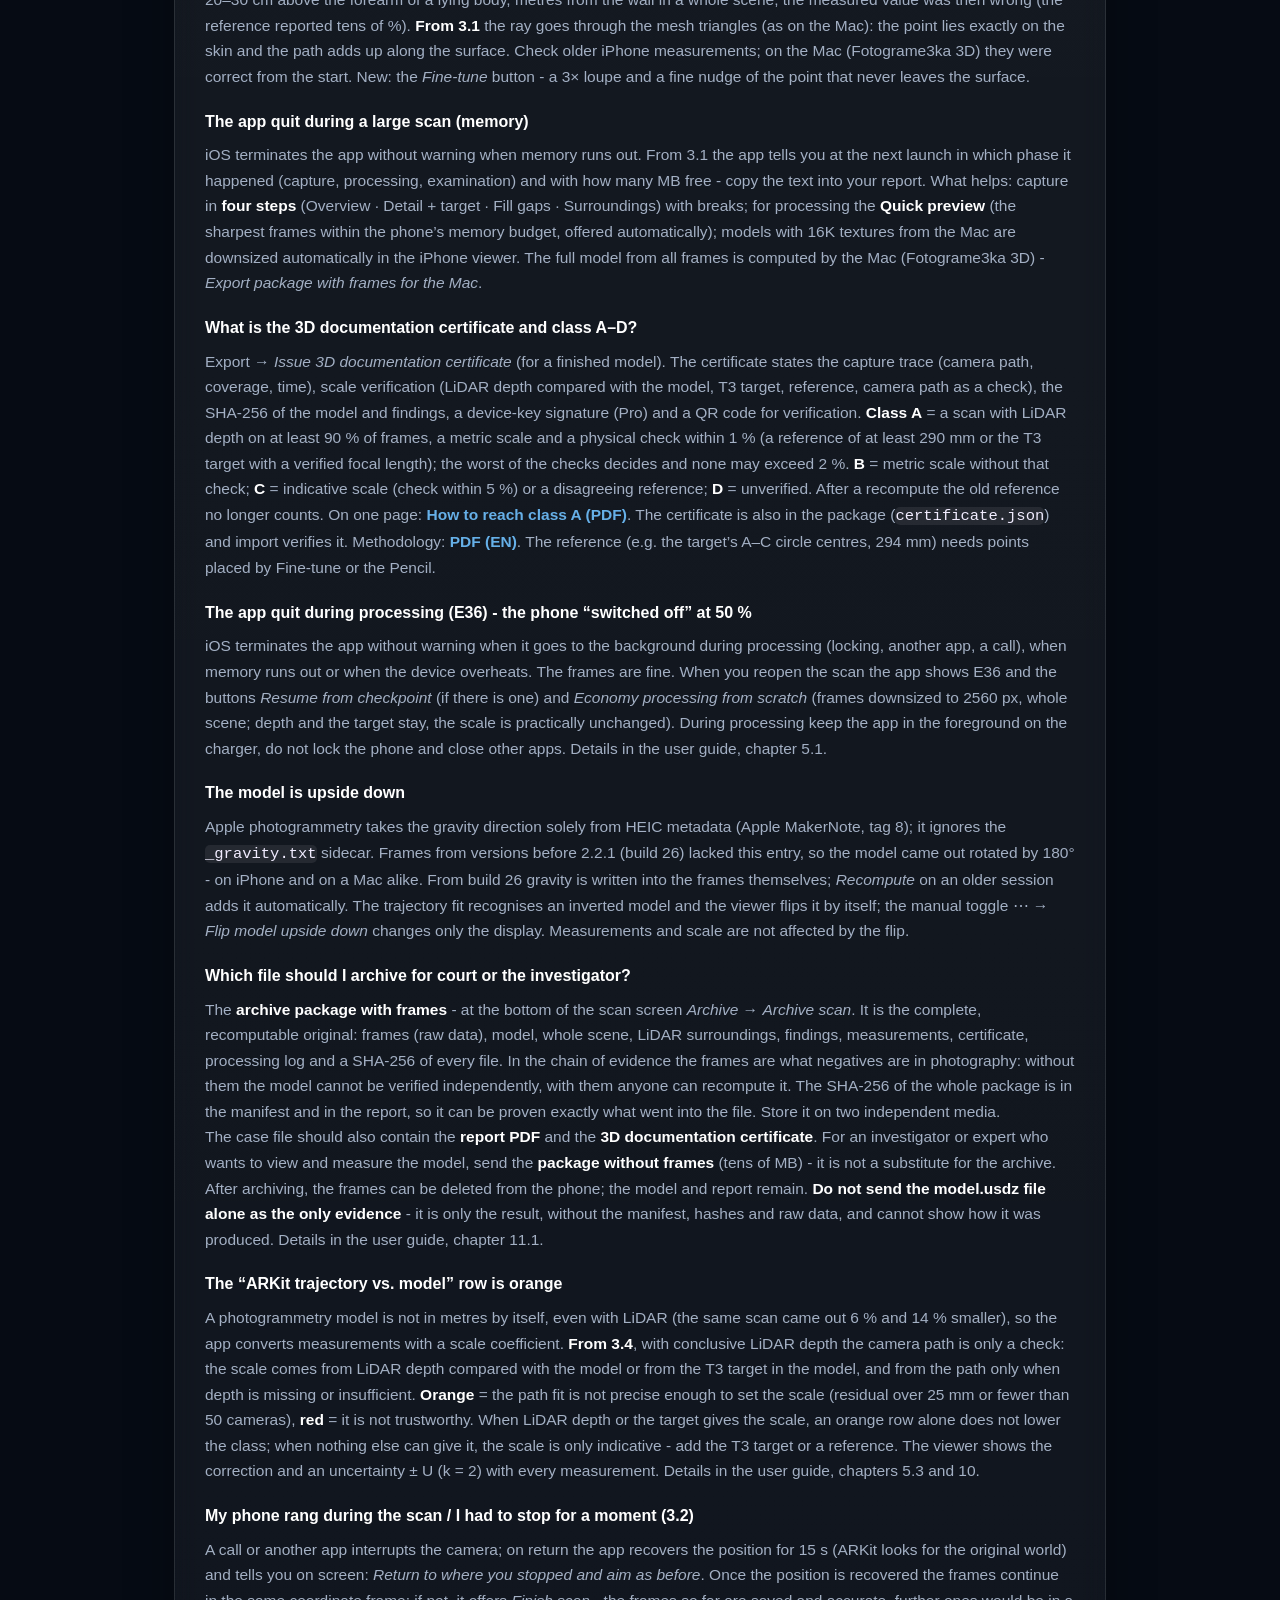
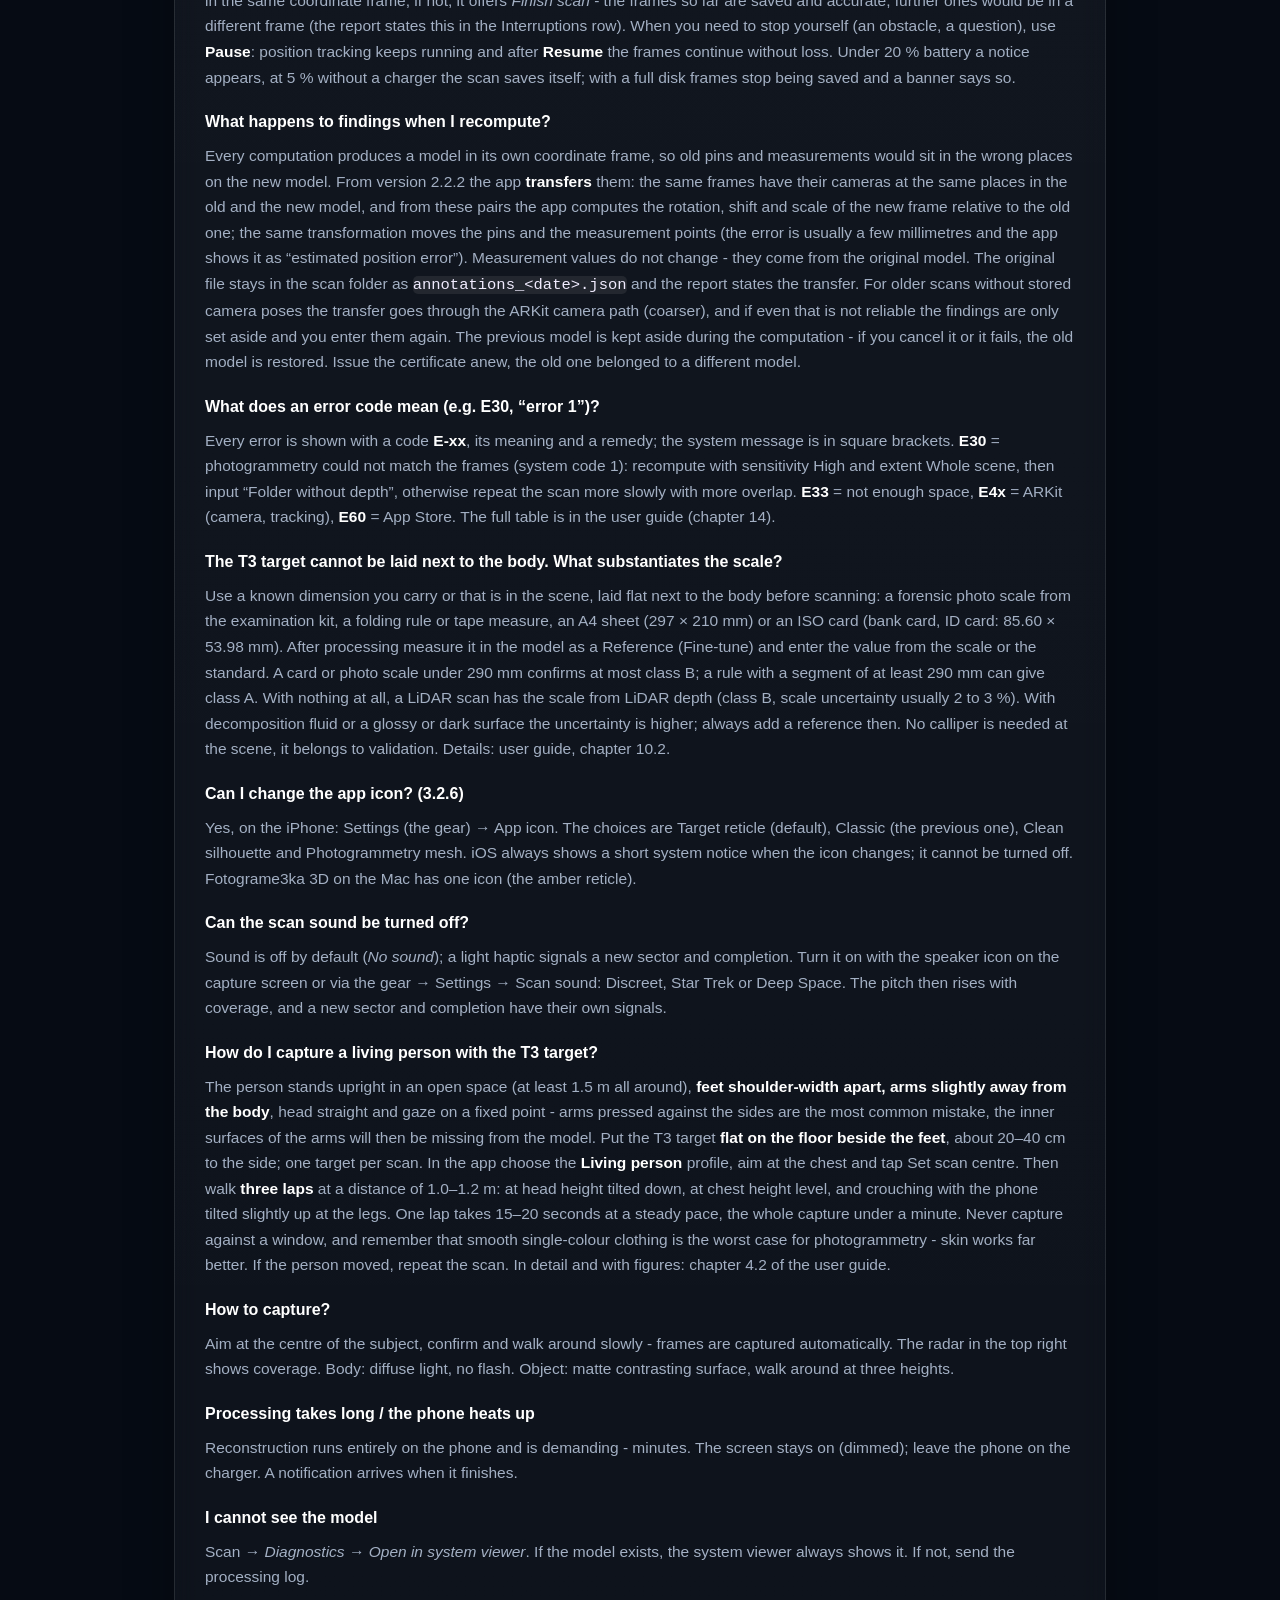
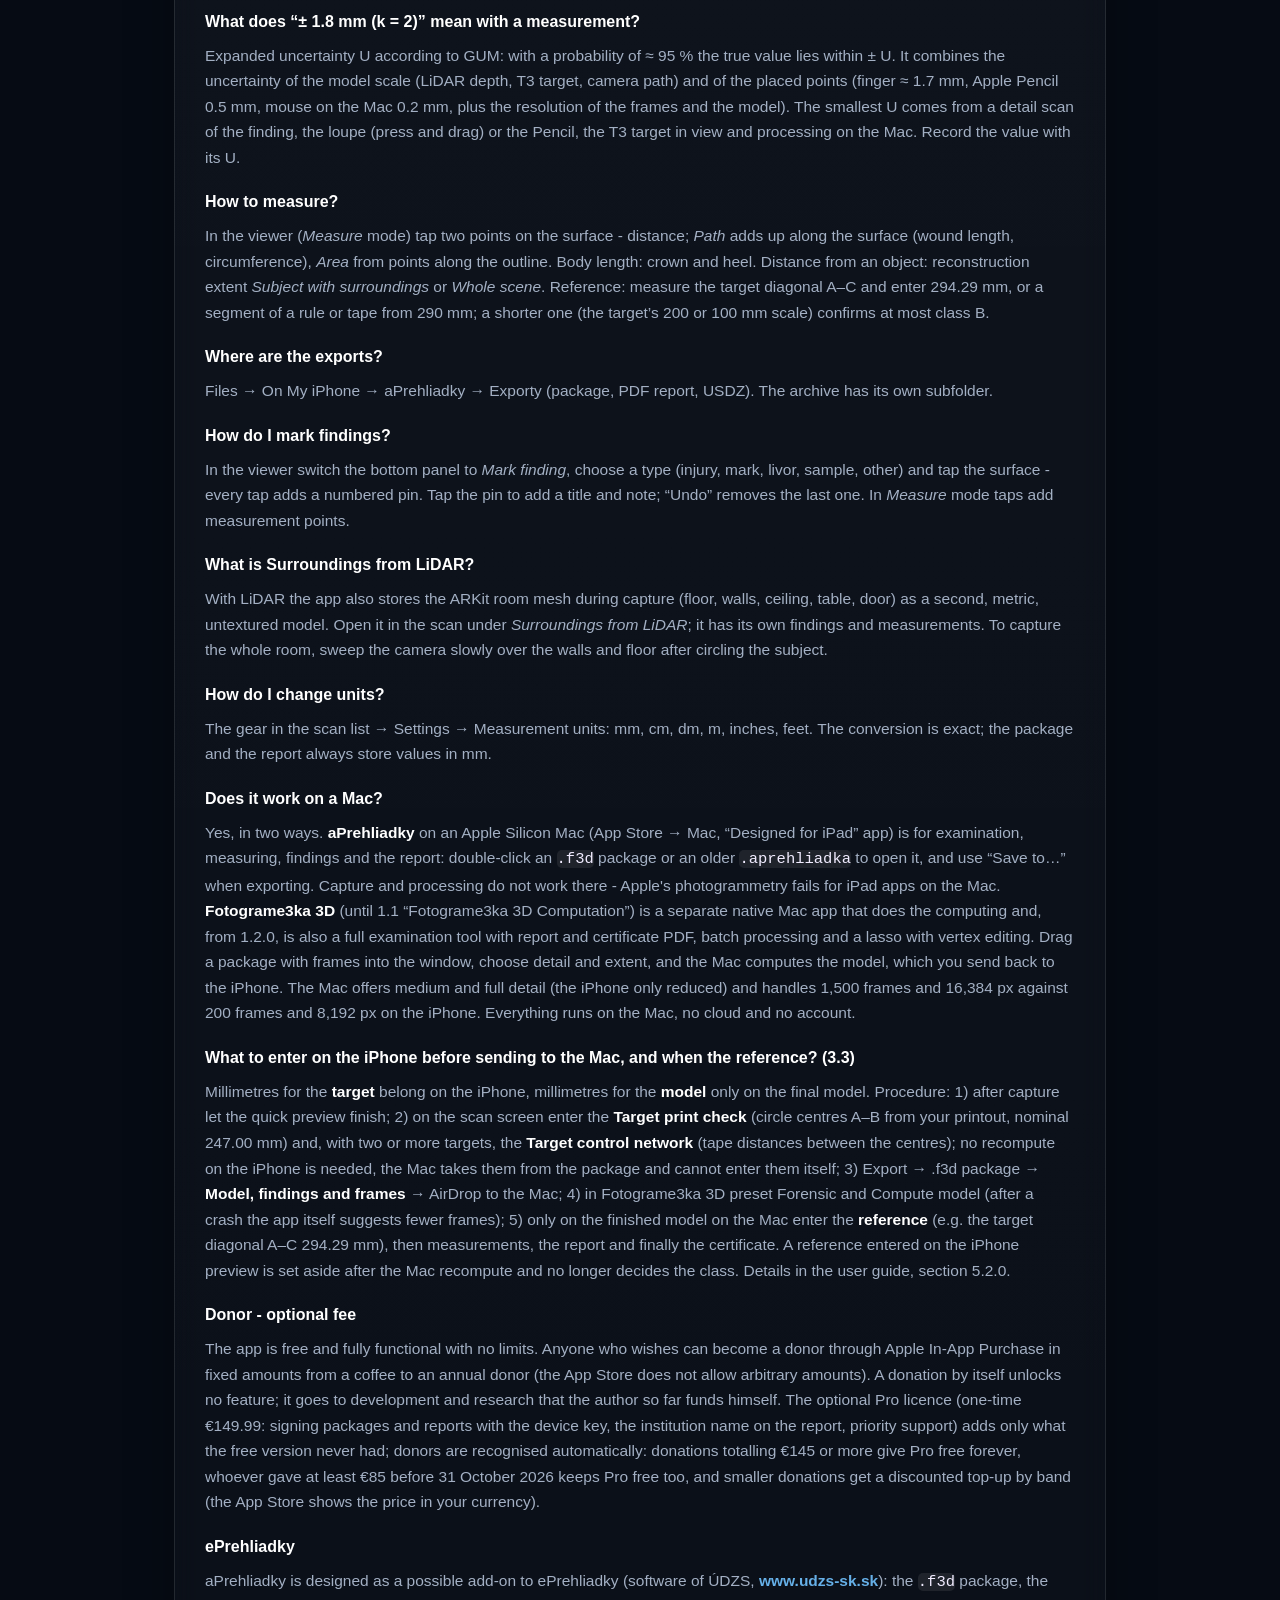
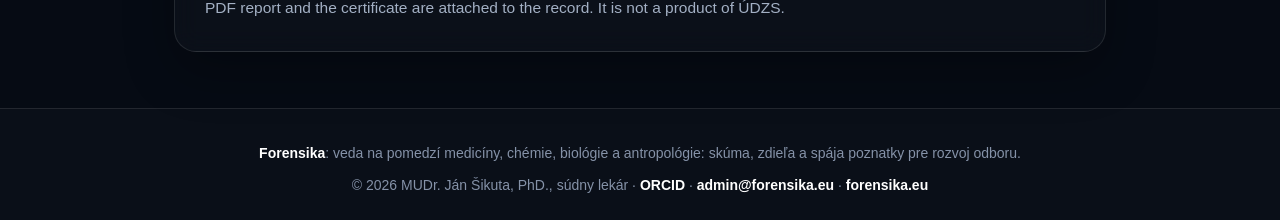
<file: support.html>
<!DOCTYPE html>
<html lang="sk">
<head>
<meta charset="UTF-8"><meta http-equiv="Content-Security-Policy" content="default-src 'self'; script-src 'self'; style-src 'self' 'unsafe-inline'; img-src 'self' data:; font-src 'self' data:; media-src 'self'; connect-src 'self' https://forensika.goatcounter.com; object-src 'none'; base-uri 'self'; form-action 'none'; upgrade-insecure-requests"><meta name="referrer" content="strict-origin-when-cross-origin">
<meta name="viewport" content="width=device-width, initial-scale=1.0">
<link rel="canonical" href="https://dzanino.github.io/aPrehliadky/support.html">
<title>aPrehliadky - podpora / support</title>
<meta name="description" content="aPrehliadky - podpora, kontakt a časté otázky. / Support, contact and FAQ.">
<meta property="og:title" content="aPrehliadky - podpora / support">
<meta property="og:description" content="aPrehliadky - podpora, kontakt a časté otázky. / Support, contact and FAQ.">
<meta property="og:image" content="icon-512.png">
<link rel="icon" href="icon-512.png" type="image/png">
<link rel="apple-touch-icon" href="apple-touch-icon.png">
<style>
  :root{--ink:#274863;--ink-2:#22415C;--ink-3:#132A3D;--muted:#6b7f93;--paper:#f5f8fc;--paper-2:#eaf1f8;--card:#fff;--line:#e2eaf2;
    --teal:#4FCBBB;--blue:#66B0E8;--violet:#8E86EC;--lila:#C79BE2;--cyan:#59d6ec;}
  *{box-sizing:border-box;margin:0;padding:0}
  html{scroll-behavior:smooth}
  body{font-family:'Helvetica Neue',Arial,sans-serif;color:var(--ink);background:var(--paper);-webkit-font-smoothing:antialiased;line-height:1.55}
  a{color:inherit;text-decoration:none}
  .wrap{max-width:980px;margin:0 auto;padding:0 24px}
  header{position:sticky;top:0;z-index:50;background:rgba(245,248,252,.86);backdrop-filter:saturate(160%) blur(12px);border-bottom:1px solid var(--line)}
  .nav{display:flex;align-items:center;justify-content:space-between;height:64px;gap:12px}
  .brand{display:flex;align-items:center;gap:11px;font-weight:600;font-size:19px}
  .brand .mark{width:36px;height:36px;border-radius:22%;display:block}
  .brand .accent{background:linear-gradient(90deg,var(--teal),var(--blue) 55%,var(--violet));-webkit-background-clip:text;background-clip:text;color:transparent}
  .nav .links{display:flex;gap:6px;flex-wrap:wrap;justify-content:flex-end}
  .nav .links a{font-size:13.5px;font-weight:600;color:var(--ink);border:1px solid var(--line);padding:7px 13px;border-radius:999px;background:#fff;transition:.2s}
  .nav .links a:hover,.nav .links a.on{border-color:var(--blue);color:var(--blue)}
  .hero{position:relative;overflow:hidden;color:#fff;text-align:center;padding:64px 0 70px;
    background:radial-gradient(900px 500px at 50% -20%,rgba(89,214,236,.30),transparent 60%),linear-gradient(160deg,#1c3a55,#0b1a2a)}
  .hero img.app{width:132px;height:132px;border-radius:26%;margin:0 auto 22px;display:block;box-shadow:0 22px 50px rgba(8,20,32,.5)}
  .kicker{font-size:12px;letter-spacing:4px;font-weight:600;color:#9fd8e6;text-transform:uppercase;margin-bottom:16px}
  .hero h1{font-size:clamp(34px,6.5vw,58px);font-weight:700;letter-spacing:.3px;line-height:1.04;margin-bottom:12px}
  .hero h1 .accent{background:linear-gradient(90deg,var(--cyan),var(--blue) 55%,var(--lila));-webkit-background-clip:text;background-clip:text;color:transparent}
  .hero p.lede{font-size:clamp(16px,2.4vw,20px);color:#d7e6f2;max-width:46ch;margin:0 auto 26px}
  .btns{display:flex;gap:12px;justify-content:center;flex-wrap:wrap}
  .btn-primary{display:inline-flex;align-items:center;gap:9px;font-weight:600;font-size:15px;color:#0d2536;background:linear-gradient(90deg,var(--cyan),var(--blue));padding:12px 24px;border-radius:999px;transition:.2s;box-shadow:0 10px 26px rgba(89,214,236,.32)}
  .btn-primary:hover{transform:translateY(-1px)}
  .btn-ghost{display:inline-flex;align-items:center;gap:9px;font-weight:600;font-size:15px;color:#eaf3fb;border:1px solid rgba(255,255,255,.3);padding:12px 22px;border-radius:999px;transition:.2s}
  .btn-ghost:hover{background:rgba(255,255,255,.08)}
  .wave{height:30px;background:linear-gradient(90deg,var(--cyan),var(--blue),var(--violet),var(--lila))}
  main{padding:56px 0 30px}
  .lang{display:flex;justify-content:center;gap:10px;margin-bottom:34px}
  .lang a{font-size:13px;font-weight:700;letter-spacing:1px;text-transform:uppercase;color:var(--muted);padding:6px 12px;border-radius:999px;border:1px solid var(--line);background:#fff}
  .lang a:hover{color:var(--blue);border-color:var(--blue)}
  section.block{margin-bottom:56px}
  .sec-head{text-align:center;max-width:640px;margin:0 auto 34px}
  .sec-head .tag{font-size:12px;letter-spacing:3px;font-weight:700;color:var(--blue);text-transform:uppercase}
  .sec-head h2{font-size:clamp(26px,4vw,36px);font-weight:700;margin:8px 0 10px}
  .sec-head p{color:#5c7186;font-size:16px}
  .grid{display:grid;grid-template-columns:1fr;gap:16px}
  @media(min-width:680px){.grid{grid-template-columns:1fr 1fr}}
  @media(min-width:980px){.grid.three{grid-template-columns:repeat(3,1fr)}}
  .d{background:var(--card);border:1px solid var(--line);border-radius:16px;padding:22px;transition:.2s}
  .d:hover{border-color:#bcd3e9;box-shadow:0 14px 30px rgba(19,42,61,.08);transform:translateY(-2px)}
  .d .ico{width:40px;height:40px;border-radius:12px;display:grid;place-items:center;margin-bottom:12px;background:linear-gradient(150deg,#eaf4fb,#e3f7fa)}
  .d .ico svg{width:21px;height:21px;fill:none;stroke:#2f7fae;stroke-width:1.7;stroke-linecap:round;stroke-linejoin:round}
  .d h3{font-size:16px;font-weight:700;margin-bottom:6px}
  .d p{color:#5d7186;font-size:14.5px;line-height:1.55}
  .card{background:var(--card);border:1px solid var(--line);border-radius:22px;padding:30px;box-shadow:0 1px 2px rgba(19,42,61,.03)}
  .card h2{font-size:22px;margin-bottom:14px}
  .card h3{font-size:16px;margin:20px 0 8px}
  .card p,.card li{color:#4d647a;font-size:15.5px;line-height:1.65}
  .card ul{padding-left:22px}
  .card li+li{margin-top:6px}
  .card a{color:var(--blue);font-weight:600}
  .card a:hover{text-decoration:underline}
  .card hr{border:none;border-top:1px solid var(--line);margin:26px 0}
  .card .muted{color:#8a99ab;font-size:.85rem}
  .note{background:var(--paper-2);border-left:4px solid var(--blue);padding:12px 16px;border-radius:10px;color:#3d5a74;font-size:14.5px;margin:14px 0}
  .pills{display:flex;flex-wrap:wrap;gap:8px;margin:14px 0 4px}
  .pill{font-size:12px;font-weight:600;color:#3d5a74;background:var(--paper-2);border:1px solid var(--line);padding:5px 11px;border-radius:999px}
  footer{border-top:1px solid var(--line);padding:34px 0;background:#fff}
  .foot{display:flex;flex-direction:column;gap:10px;font-size:14px;color:#5d7186;text-align:center}
  .foot a{color:var(--blue);font-weight:600}
  @media(max-width:560px){.hero{padding:48px 0 56px}.hero img.app{width:100px;height:100px}.card{padding:22px}}
</style>
<link rel="stylesheet" href="glam.css?v=20261031b">
<link rel="me" href="https://orcid.org/0000-0002-4690-0317">
</head>
<body id="top">
<svg width="0" height="0" style="position:absolute" aria-hidden="true">
  <defs>
    <linearGradient id="bg" x1="0" y1="0" x2="0.9" y2="1">
      <stop offset="0" stop-color="#2A4E70"/><stop offset="1" stop-color="#132A3D"/>
    </linearGradient>
    <radialGradient id="glassI" cx="36%" cy="26%" r="85%">
      <stop offset="0" stop-color="#FFFFFF"/><stop offset="0.52" stop-color="#EDF2F8"/><stop offset="1" stop-color="#C9D7E5"/>
    </radialGradient>
    <linearGradient id="pc" gradientUnits="userSpaceOnUse" x1="-80" y1="0" x2="6" y2="0">
      <stop offset="0" stop-color="#3FB4AC"/><stop offset="1" stop-color="#4C8CCF"/>
    </linearGradient>
    <filter id="blurC" x="-40%" y="-70%" width="180%" height="240%"><feGaussianBlur stdDeviation="3.4"/></filter>
    <clipPath id="lensI"><circle cx="0" cy="0" r="92"/></clipPath>
    <symbol id="forensika-icon" viewBox="0 0 512 512">
      <rect x="0" y="0" width="512" height="512" rx="116" fill="url(#bg)"/>
      <g transform="translate(256,248)">
        <circle cx="0" cy="6" r="118" fill="#0C1E2E" opacity="0.28"/>
        <circle cx="0" cy="0" r="92" fill="url(#glassI)"/>
        <circle cx="0" cy="0" r="90" fill="none" stroke="#16324A" stroke-width="2.5" opacity="0.10"/>
        <g clip-path="url(#lensI)">
          <ellipse cx="-40" cy="-46" rx="44" ry="25" fill="#FFFFFF" opacity="0.5" transform="rotate(-28 -40 -46)"/>
          <path d="M -84 18 L -68 18 L -61 5 L -54 18 L -42 18 L -35 31 L -26 -56 L -17 41 L -9 18 L 2 18"
                fill="none" stroke="url(#pc)" stroke-width="12" stroke-linecap="round" stroke-linejoin="round" filter="url(#blurC)"/>
          <path d="M 8 18 H 86" fill="none" stroke="#5C7EA3" stroke-width="11" stroke-linecap="round" stroke-dasharray="0.5 20"/>
        </g>
        <circle cx="0" cy="0" r="118" fill="none" stroke="#F4F8FC" stroke-width="15"/>
        <rect x="80" y="80" width="64" height="21" rx="10.5" transform="rotate(45 80 80)" fill="#F4F8FC"/>
      </g>
    </symbol>
  </defs>
</svg>
<header>
  <div class="wrap nav">
    <a class="brand" href="https://forensika.eu"><svg class="mark"><use href="#forensika-icon"/></svg><span><b>Forens</b><span class="accent">ika</span></span></a>
    <nav class="links">
      <a href="index.html">aPrehliadky</a>
      <a href="support.html" class="on">Podpora · Support</a>
      <a href="privacy.html">Súkromie · Privacy</a>
    </nav>
  </div>
</header>

<section class="hero" style="padding:44px 0 50px">
  <div class="wrap">
    <img class="app" src="icon-512.png" alt="aPrehliadky" style="width:96px;height:96px">
    <div class="kicker">aPrehliadky</div>
    <h1 style="font-size:clamp(28px,5vw,44px)">Podpora <span class="accent">· Support</span></h1>
    <p class="lede">Otázky, chyby, návrhy - <a href="mailto:admin@forensika.eu" style="color:#9fd8e6;font-weight:600">admin@forensika.eu</a></p>
  </div>
</section>
<div class="wave"></div>
<main class="wrap">
<div class="lang"><a href="#sk">Slovensky</a><a href="#en">English</a></div>

<section class="block" id="sk">
  <div class="card">
    <h2>Podpora a kontakt</h2>
    <ul>
      <li>E-mail: <a href="mailto:admin@forensika.eu">admin@forensika.eu</a> - otázky, chyby, návrhy. Odpovedáme spravidla do niekoľkých pracovných dní.</li>
      <li>Pri hlásení chyby priložte <strong>protokol výpočtu</strong> (Sken → Protokol výpočtu → Kopírovať protokol) a model zariadenia. Neposielajte snímky ani modely tiel.</li>
    </ul>

    <p><a href="aPrehliadky_rychly_sprievodca_SK.pdf" target="_blank" rel="noopener">Rýchly sprievodca (PDF)</a> · <a href="aPrehliadky_navod_SK.pdf" target="_blank" rel="noopener">Návod na použitie (PDF)</a> · <a href="aPrehliadky_trieda_A_SK.pdf" target="_blank" rel="noopener">Ako dosiahnuť triedu A (PDF)</a> · <a href="aPrehliadky_Handbuch_DE.pdf" hreflang="de" lang="de" target="_blank" rel="noopener">Benutzerhandbuch (PDF, Deutsch)</a></p>
    <h2 style="margin-top:26px">Časté otázky</h2>
    <h3>Aké zariadenie potrebujem?</h3>
    <p>iPhone alebo iPad s iOS 18+. LiDAR (modely Pro) je odporúčaný - dáva hĺbku ku každému snímku a z nej model po výpočte dostane skutočnú mierku. Bez LiDARu sa dá snímať tiež; mierku dodá kalibračný terč T3 alebo dráha kamery, overte ju etalónom. Triedu A dostane len sken s LiDARom.</p>
    <h3>Zariadenie nepodporuje fotogrametriu - čo teraz?</h3>
    <p>Výpočet 3D modelu potrebuje čip A17 Pro / M1 a novší (iPhone 15 Pro a novšie Pro modely, iPad s M1+). Staršie zariadenie vie <strong>snímať</strong> - aj bez LiDARu, mierku vtedy dá dráha kamery a kalibračný terč. Nasnímajte, v Exporte vyberte <em>Model, nálezy a snímky</em> a balík pošlite AirDropom buď na podporovaný iPhone alebo iPad, alebo na <strong>Mac s Apple Silicon</strong> do aplikácie <em>Fotograme3ka 3D</em>. Tam sa model vypočíta a balík pošlete späť do telefónu, kde ho otvoríte ako nový sken. Podrobne v návode, kapitola 5.2.</p>
    <h3>Terč mám položený podľa návodu, ale aplikácia ho „nenašla“</h3>
    <p>Najčastejšia príčina nie je umiestnenie, ale <strong>vzdialenosť</strong>. QR kód sa dá prečítať, len keď má v obraze dosť pixelov: terč 40 mm má pri vzdialenosti 1,2 m asi 86 px, čo stačí iba na úplne ostrý snímok - pri chôdzi sa snímky mierne rozmazávajú a kód sa už neprečíta (overené meraním: pri rozmazaní 2 px prestane byť čitateľný, spoľahlivo funguje až od ~130 px). <strong>Riešenie:</strong> počas okruhu raz spomaľte a prejdite ponad terč z 0,5–0,8 m. Sledujte dve čísla na obrazovke snímania (QR kód a kruhy terča) - kým ukazujú nulu, terč sa nezachytil. Mierku dávajú kruhy: číslo pri nich zozelenie od 10 snímkov, terč preto nasnímajte z viacerých strán a výšok. Od verzie 2.2.2 na to aplikácia po 40 snímkoch sama upozorní hláškou „Terč nie je v zábere“.</p>

    <h3>Kde je kalibračný terč?</h3>
    <p>Zoznam skenov → menu … → <strong>Terč T3 (odporúčaný)</strong>, teda T3.1, alebo <strong>Terč T3 s tlačenou tabuľkou farieb</strong>, teda T3.2 (A4 na šírku, mierka 100 %, matný papier, tvrdá podložka). Posuvným meradlom zmerajte stredy kruhov A–B (247,00 mm) a hodnotu zadajte na obrazovke skenu (<em>Podrobnosti metrológie</em> → <em>Overenie tlače terča</em>). Kruhy aplikácia nájde aj z 2 m; QR sa prečíta pri prechode do ~1 m. <strong>T3.1</strong> má prázdny výrez (vyrezať po vonkajšej čiare 111 × 65,5 mm) na originálny ColorChecker Classic Mini - farebne záväzný; <strong>T3.2</strong> má vo výreze vytlačených 24 polí len na orientáciu, nie je to certifikovaný terč. Na stiahnutie: <a href="aPrehliadky-terc-T3.1-CISTY-A4.pdf">T3.1 čistý (PDF)</a> · <a href="aPrehliadky-terc-T3.2-PRINT-A4.pdf">T3.2 print (PDF)</a>. Starší terč T2 je v menu tiež, rozpozná sa len zblízka.</p>

    <h3>Koľko snímkov a koľko skenov na jeden prípad?</h3>
    <p>Fotogrametria v iPhone berie najviac <strong>200 snímkov</strong> (limit Apple). Od 3.1 sa preto sníma až do 600 snímkov na reláciu: iPhone vypočíta náhľad z najlepších 200, plný model zo všetkých spraví Mac (Fotograme3ka 3D, limit 1 500). <strong>Počet skenov v prípade nie je obmedzený</strong> - prehľad tela s okolím, samostatné detaily nálezov a širšie okolie sú samostatné relácie s rovnakým označením prípadu; knižnica ich zoskupí, protokol prehľadu ich vymenuje a detailný sken sa dá priradiť k nálezu (protokol ho uvedie pod nálezom aj s meraniami). Celý postup: <a href="aPrehliadky_prehliadka_miesta_cinu_SK.pdf">Obhliadka miesta činu: telo a okolie (PDF)</a>.</p>

    <h3>Body merania „visia vo vzduchu“ nad povrchom (do 3.0)</h3>
    <p>Do verzie 3.0 padal bod na iPhone na <em>konvexný obal</em> modelu (kolízny tvar RealityKitu), nie na povrch - pri ležiacom tele 20–30 cm nad predlaktím, pri celej scéne aj metre od steny; hodnota merania bola potom chybná (etalón hlásil desiatky %). <strong>Od 3.1</strong> ide lúč cez trojuholníky meshu (rovnako ako na Macu): bod leží presne na koži, dráha sa sčítava po povrchu. Staršie merania z iPhonu skontrolujte; na Macu (Fotograme3ka 3D) boli správne od začiatku. Nové: tlačidlo <em>Doladiť</em> - lupa 3× a jemný posun bodu, ktorý nikdy neopustí povrch.</p>

    <h3>Aplikácia sa ukončila pri veľkom skene (pamäť)</h3>
    <p>iOS ukončí aplikáciu bez varovania, keď dôjde pamäť. Od 3.1 aplikácia pri ďalšom štarte povie, v ktorej fáze sa to stalo (snímanie, výpočet, prehliadka) a s koľkými voľnými MB - text si skopírujte do hlásenia. Čo pomáha: snímanie v <strong>štyroch krokoch</strong> (Prehľad · Detail + terč · Doplnenie · Okolie) s prestávkami; pri výpočte <strong>Rýchly náhľad</strong> (výber najostrejších snímkov podľa pamäte telefónu, ponúkne sa sám); modely s textúrou 16K z Macu sa v prehliadke iPhonu zmenšia automaticky. Plný model zo všetkých snímkov vypočíta Mac (Fotograme3ka 3D) - <em>Exportovať balík so snímkami pre Mac</em>.</p>

    <h3>Čo je certifikát 3D dokumentácie a trieda A–D?</h3>
    <p>Export → <em>Vydať certifikát 3D dokumentácie</em> (k hotovému modelu). Certifikát uvádza stopu snímania (dráha kamery, pokrytie, čas), overenie mierky (LiDAR hĺbka porovnaná s modelom, terč T3, etalón, dráha kamery ako kontrola), SHA-256 modelu a nálezov, podpis kľúčom zariadenia (Pro) a QR kód na overenie. <strong>Trieda A</strong> = sken s LiDAR hĺbkou aspoň pri 90 % snímkov, metrická mierka a fyzické overenie do 1 % (etalón aspoň 290 mm alebo terč T3 s overeným ohniskom); rozhoduje najhoršie z overení a žiadne nesmie byť nad 2 %. <strong>B</strong> = metrická mierka bez tohto overenia; <strong>C</strong> = orientačná mierka (overenie do 5 %) alebo nesúhlasiaci etalón; <strong>D</strong> = neoverená. Po novom výpočte sa starý etalón už nepočíta. Na jednu stranu: <a href="aPrehliadky_trieda_A_SK.pdf" target="_blank" rel="noopener">Ako dosiahnuť triedu A (PDF)</a>. Certifikát je aj v balíku (<code>certificate.json</code>) a import ho overí. Metodika: <a href="aPrehliadky_metodika_certifikacie_SK.pdf">PDF (SK)</a>.</p>

    <h3>Aplikácia sa počas výpočtu ukončila (E36) - telefón „vyplo“ pri 50 %</h3>
    <p>iOS ukončí aplikáciu bez varovania, keď počas výpočtu prejde do pozadia (zamknutie, iná aplikácia, hovor), keď nestačí pamäť alebo pri prehriatí. Snímky sú v poriadku. Po otvorení skenu aplikácia ukáže E36 a tlačidlá <em>Pokračovať z checkpointu</em> (ak existuje) a <em>Úsporný výpočet načisto</em> (snímky zmenšené na 2560 px, celá scéna; hĺbka a terč ostávajú, mierka sa prakticky nemení). Počas výpočtu nechajte aplikáciu v popredí na nabíjačke, telefón nezamykajte a zatvorte ostatné aplikácie. Podrobne v návode, kapitola 5.1.</p>

    <h3>Model je hore nohami</h3>
    <p>Fotogrametria Apple berie smer gravitácie výlučne z metadát HEIC (Apple MakerNote, tag 8); sidecar súbor <code>_gravity.txt</code> ignoruje. Snímky z verzií pred 2.2.1 (build 26) tento zápis nemali, preto model vychádzal otočený o 180° - na iPhone aj na Macu. Od buildu 26 sa gravitácia zapisuje priamo do snímkov; pri <em>Prepočítať</em> staršej relácie sa doplní automaticky. Fit trajektórie prevrátený model rozpozná a prehliadka ho otočí sama; ručne slúži prepínač ⋯ → <em>Otočiť model hore nohami</em> (mení len zobrazenie). Merania a mierka nie sú otočením dotknuté.</p>

    <h3>Ktorý súbor si mám archivovať pre súd alebo vyšetrovateľa?</h3>
    <p><strong>Archívny balík so snímkami</strong> - na obrazovke skenu dole <em>Archív</em> → <em>Archivovať sken</em>. Je to úplný, prepočítateľný originál: snímky (surové dáta), model, celá scéna, okolie z LiDARu, nálezy, merania, certifikát, log výpočtu a SHA-256 každého súboru. Snímky sú v dôkaznom reťazci to isté, čo negatívy vo fotografii: bez nich sa model nedá nezávisle overiť, s nimi si ho ktokoľvek prepočíta. SHA-256 celého balíka je v manifeste aj v protokole, takže sa dá dokázať, čo presne odišlo do spisu. Uložte ho na dve nezávislé médiá.</p>
    <p>Do spisu ďalej patrí <strong>protokol PDF</strong> a <strong>certifikát 3D dokumentácie</strong>. Vyšetrovateľovi alebo znalcovi, ktorý si chce model pozrieť a premerať, pošlite <strong>balík bez snímkov</strong> (desiatky MB) - nie je to však náhrada archívu. Po archivácii sa snímky dajú z telefónu zmazať, model a protokol zostanú. <strong>Samotný súbor model.usdz neposielajte ako jediný dôkaz</strong> - je to len výsledok bez manifestu, hashov a surových dát, nedá sa z neho preukázať, ako vznikol. Podrobne v návode, kapitola 11.1.</p>

    <h3>Riadok „Trajektória ARKit vs. model“ svieti oranžovo</h3>
    <p>Model z fotogrametrie nie je v metroch sám od seba ani s LiDARom (ten istý sken vyšiel o 6 % a o 14 % menší), preto aplikácia merania prepočíta koeficientom mierky. <strong>Od 3.4</strong> je pri presvedčivej LiDAR hĺbke dráha kamery len kontrolou: mierku dáva LiDAR hĺbka porovnaná s modelom alebo terč T3 v modeli, dráha len vtedy, keď hĺbka chýba alebo nestačí. <strong>Oranžový</strong> riadok = fit dráhy nie je dosť presný na určenie mierky (reziduál nad 25 mm alebo menej než 50 kamier), <strong>červený</strong> = je nedôveryhodný. Keď mierku dáva LiDAR hĺbka alebo terč, oranžový riadok triedu sám nezhorší; keď ju nemá čo dať, je mierka len orientačná - doplňte terč T3 alebo etalón. Prehliadka ukazuje korekciu a pri každom meraní neistotu ± U (k = 2). Podrobne v návode, kapitoly 5.3 a 10.</p>

    <h3>Počas skenu mi zazvonil telefón / musel som sa na chvíľu zastaviť (3.2)</h3>
    <p>Hovor alebo iná aplikácia preruší kameru; po návrate aplikácia 15 s obnovuje polohu (ARKit hľadá pôvodný svet) a na obrazovke povie: <em>Vráťte sa na miesto, kde ste skončili, a namierte ako predtým</em>. Keď sa poloha obnoví, snímky nadviažu v tom istom súradnicovom ráme; ak nie, ponúkne <em>Ukončiť sken</em> - doterajšie snímky sú uložené a presné, ďalšie by boli v inom ráme (protokol to uvádza v riadku Prerušenia). Keď sa potrebujete zastaviť sami (prekážka, otázka), použite <strong>Pozastaviť</strong>: sledovanie polohy beží ďalej a po <strong>Pokračovať</strong> snímky nadväzujú bez straty. Pri batérii pod 20 % sa ukáže upozornenie, pri 5 % bez nabíjačky sa sken sám uloží; pri plnom disku sa snímky prestanú ukladať a banner to oznámi.</p>

    <h3>Čo sa stane s nálezmi, keď dám Prepočítať?</h3>
    <p>Každý výpočet vytvorí model vo vlastnom súradnicovom ráme, takže staré špendlíky a merania by na novom modeli sedeli inde. Od verzie 2.2.2 ich aplikácia <strong>prenesie</strong>: tie isté snímky majú v starom aj novom modeli kamery na tých istých miestach a z týchto dvojíc sa spočíta otočenie, posun a mierka nového rámu voči starému; tou istou transformáciou sa presunú špendlíky aj body meraní (chyba zvyčajne do niekoľkých milimetrov, aplikácia ju ukáže ako „odhad chyby polohy“). Hodnoty meraní sa nemenia - sú z pôvodného modelu. Pôvodný súbor ostáva v priečinku skenu ako <code>annotations_&lt;dátum&gt;.json</code> a protokol prenos uvádza. Pri starších skenoch bez uložených póz ide prenos cez dráhu kamery z ARKitu (hrubšie), a keď ani to nie je spoľahlivé, nálezy sa iba odložia a zadáte ich znova. Pôvodný model sa počas výpočtu odloží nabok - ak výpočet zrušíte alebo zlyhá, vráti sa. Certifikát vydajte nanovo, starý patril k inému modelu.</p>

    <h3>Čo znamená chybový kód (napr. E30, „error 1“)?</h3>
    <p>Každá chyba sa zobrazí s kódom <strong>E-xx</strong>, významom a nápravou; v hranatej zátvorke je systémová správa. <strong>E30</strong> = fotogrametria nedokázala spárovať snímky (systémový kód 1): prepočítajte s citlivosťou Vysoká a rozsahom Celá scéna, potom vstup „Priečinok bez hĺbky“, inak sken zopakujte pomalšie s väčším prekrytím. <strong>E33</strong> = málo miesta, <strong>E4x</strong> = ARKit (kamera, sledovanie), <strong>E60</strong> = App Store. Úplná tabuľka je v návode (kapitola 14).</p>

    <h3>Terč T3 sa pri tele nedá položiť. Čím doložiť mierku?</h3>
    <p>Použite známy rozmer, ktorý máte pri sebe alebo je v scéne, položený naplocho vedľa tela pred skenom: forenzná fotomierka z prehliadkovej súpravy, skladací alebo zvinovací meter, list A4 (297 × 210 mm) alebo karta formátu ISO (platobná karta, občiansky preukaz: 85,60 × 53,98 mm). Po výpočte ho v modeli zmerajte ako Etalón (Doladiť) a zadajte hodnotu zo stupnice alebo z normy. Karta a fotomierka pod 290 mm potvrdia najviac triedu B, meter s úsekom aspoň 290 mm môže dať triedu A. Keď nie je nič, sken s LiDARom má mierku z LiDAR hĺbky (trieda B, neistota mierky zvyčajne 2 až 3 %). Pri hnilobnej tekutine, lesklom alebo tmavom povrchu je neistota vyššia; vtedy etalón doplňte vždy. Posuvné meradlo na mieste netreba, patrí do validácie. Podrobne návod, kapitola 10.2.</p>

    <h3>Dá sa zmeniť ikona aplikácie? (3.2.6)</h3>
    <p>Áno, v iPhone: Nastavenia (ozubené koliesko) → Ikona aplikácie. Na výber je Mieridlo terča (predvolená), Klasická (doterajšia), Čistá silueta a Fotogrametrická sieť. iOS pri zmene vždy zobrazí krátke systémové hlásenie, to sa vypnúť nedá. Fotograme3ka 3D na Macu má jednu ikonu (jantárové mieridlo).</p>

    <h3>Dá sa vypnúť zvuk skenovania?</h3>
    <p>Zvuk je predvolene vypnutý (<em>Bez zvuku</em>), nový sektor a dokončenie hlási jemná haptika. Zapnúť sa dá ikonou reproduktora na obrazovke snímania alebo cez ozubené koliesko → Nastavenia → Zvuk skenovania: Diskrétny, Star Trek alebo Hlboký vesmír. Výška tónu potom stúpa s pokrytím, nový sektor a dokončenie majú vlastný signál.</p>
    <h3>Ako nasnímať živú osobu s terčom T3?</h3>
    <p>Osoba stojí vzpriamene na voľnom mieste (aspoň 1,5 m dookola), <strong>nohy na šírku ramien, ruky mierne od tela</strong>, hlava rovno a pohľad na pevný bod - ruky pritlačené k bokom sú najčastejšia chyba, vnútorné strany paží potom v modeli nebudú. Terč T3 položte <strong>naplocho na podlahu vedľa chodidiel</strong>, asi 20–40 cm nabok; jeden terč na sken. V aplikácii zvoľte profil <strong>Živá osoba</strong>, zamierte na hrudník a ťuknite Nastaviť stred skenu. Potom obíďte <strong>tri okruhy</strong> vo vzdialenosti 1,0–1,2 m: vo výške hlavy so sklonom nadol, vo výške hrudníka vodorovne a v podrepe s telefónom mierne nadvihnutým na nohy. Jeden okruh 15–20 sekúnd, plynulým krokom, celé pod minútu. Nikdy nesnímajte proti oknu a nezabudnite, že hladké jednofarebné oblečenie je pre fotogrametriu najhoršie - koža ide oveľa lepšie. Ak sa osoba pohla, sken zopakujte. Podrobne aj s obrázkami: kapitola 4.2 návodu.</p>
    <h3>Ako snímať?</h3>
    <p>Zamierte na stred subjektu, potvrďte a pomaly ho obchádzajte - snímky sa spúšťajú samy. Radar vpravo hore ukazuje pokrytie. Telo: difúzne svetlo, bez blesku. Predmet: matný kontrastný podklad, obísť v troch výškach.</p>
    <h3>Výpočet trvá dlho / telefón sa zahrieva</h3>
    <p>Rekonštrukcia beží výhradne v telefóne a je náročná - rádovo minúty. Obrazovka zostáva zapnutá (stlmená), nechajte telefón na nabíjačke. Po dokončení príde notifikácia.</p>
    <h3>Nevidím model</h3>
    <p>Sken → <em>Diagnostika</em> → <em>Otvoriť v systémovom prehliadači</em>. Ak model existuje, systémový prehliadač ho zobrazí vždy. Ak nie, pošlite protokol výpočtu.</p>
    <h3>Čo znamená „± 1,8 mm (k = 2)“ pri meraní?</h3>
    <p>Rozšírená neistota U podľa GUM: s pravdepodobnosťou ≈ 95 % je skutočná hodnota v intervale ± U. Skladá sa z neistoty mierky modelu (LiDAR hĺbka, terč T3, dráha kamery) a z neistoty polohy zadaných bodov (prst ≈ 1,7 mm, Apple Pencil 0,5 mm, myš na Macu 0,2 mm, plus rozlíšenie snímkov a modelu). Najmenšie U dosiahnete detailným skenom nálezu, lupou (podržať a ťahať) alebo Pencilom, terčom T3 v zábere a výpočtom na Macu. Do zápisu uvádzajte hodnotu s U.</p>
    <h3>Ako merať?</h3>
    <p>V prehliadke (režim <em>Merať</em>) ťuknite na dva body na povrchu - vzdialenosť; <em>Dráha</em> sa sčítava po povrchu (dĺžka rany, obvod), <em>Plocha</em> z bodov po obvode. Dĺžka tela: temeno a päta. Vzdialenosť tela od predmetu: rozsah rekonštrukcie <em>Subjekt s okolím</em> alebo <em>Celá scéna</em>. Etalón: zmerajte uhlopriečku terča A–C a zadajte 294,29 mm, alebo úsek pravítka či pásma od 290 mm; kratší úsek (mierka terča 200 alebo 100 mm) potvrdí najviac triedu B.</p>
    <h3>Kde sú exporty?</h3>
    <p>Súbory → Na mojom iPhone → aPrehliadky → Exporty (balík, protokol PDF, USDZ). Archív má vlastný podpriečinok.</p>
    <h3>Ako označovať nálezy?</h3>
    <p>V prehliadke prepnite dolný panel na <em>Označiť nález</em>, vyberte typ (poranenie, znak, škvrna, odber, iné) a ťukajte na povrch - každé ťuknutie pridá očíslovaný špendlík. Názov a popis doplníte ťuknutím na špendlík; „Späť“ zruší posledný. V režime <em>Merať</em> ťuknutia pridávajú body merania.</p>
    <h3>Čo je Okolie z LiDARu?</h3>
    <p>S LiDARom aplikácia počas snímania ukladá aj mesh miestnosti z ARKitu (podlaha, steny, strop, stôl, dvere) ako druhý, metrický model bez textúry. Otvoríte ho v skene pod <em>Okolie z LiDARu</em>; má vlastné nálezy a merania. Ak chcete celú miestnosť, po obídení subjektu pomaly prejdite kamerou po stenách a podlahe.</p>
    <h3>Ako zmením jednotky?</h3>
    <p>Ozubené koliesko v zozname skenov → Nastavenia → Jednotky merania: mm, cm, dm, m, palce, stopy. Prepočet je presný; v balíku a v protokole sú hodnoty vždy uložené v mm.</p>
    <h3>Funguje aj na Macu?</h3>
    <p>Áno, dvoma spôsobmi. <strong>aPrehliadky</strong> na Macu s Apple Silicon (App Store → Mac, aplikácia „Designed for iPad“) slúžia na prehliadku, meranie, nálezy a protokol: balík <code>.f3d</code> alebo starší <code>.aprehliadka</code> otvoríte dvojklikom, pri exporte použite „Uložiť do…“. Snímanie ani výpočet v nej na Macu nefungujú - fotogrametria Apple pri iPad aplikácii na Macu zlyháva.</p>
    <p><strong>Fotograme3ka 3D</strong> (do 1.1 „Fotograme3ka 3D Výpočet“) je samostatná natívna aplikácia pre Mac, ktorá výpočet zvládne a od 1.2.0 je aj plnou prehliadkou s protokolom a certifikátom PDF, dávkovým spracovaním a lasom s úpravou vrcholov. Balík so snímkami pretiahnete do okna, zvolíte detail a rozsah a Mac vypočíta model, ktorý pošlete späť do iPhonu. Mac pozná detail stredný a vysoký (iPhone len nízky) a zvládne 1 500 snímkov a 16 384 px oproti 200 snímkom a 8 192 px na iPhone. Všetko beží v Macu, bez cloudu a bez účtu.</p>
    <h3>Čo zadať v iPhone pred odoslaním na Mac a kedy etalón? (3.3)</h3>
    <p>Milimetre k <strong>terču</strong> patria do iPhonu, milimetre k <strong>modelu</strong> až na finálny model. Postup: 1) po snímaní nechajte dobehnúť rýchly náhľad; 2) na obrazovke skenu zadajte <strong>Overenie tlače terča</strong> (stredy kruhov A–B z vášho výtlačku, nominálne 247,00 mm) a pri dvoch a viac terčoch <strong>Kontrolnú sieť terčov</strong> (vzdialenosti stredov z pásma); Prepočítať v iPhone netreba, Mac ich prevezme z balíka a sám ich zadať nevie; 3) Export → Balík .f3d → <strong>Model, nálezy a snímky</strong> → AirDrop na Mac; 4) vo Fotograme3ka 3D preset Forenzný a Vypočítať model (po páde výpočtu aplikácia sama navrhne menší počet snímkov); 5) až na hotovom modeli na Macu zadajte <strong>etalón</strong> (napr. uhlopriečka terča A–C 294,29 mm), potom merania, protokol a nakoniec certifikát. Etalón zadaný na náhľade v iPhone sa po prepočte na Macu odloží a o triede už nerozhoduje. Podrobne v návode, kapitola 5.2.0.</p>
    <h3>Donor - nepovinný poplatok</h3>
    <p>Aplikácia je bezplatná a plne funkčná bez obmedzení. Kto chce, môže sa stať donorom cez In-App Purchase Apple v pevných sumách od kávy po ročného donora (App Store neumožňuje ľubovoľnú sumu). Dar sám osebe žiadnu funkciu neodomyká, ide na vývoj a výskum, ktorý autor zatiaľ financuje sám. Voliteľná licencia Pro (jednorazovo 149,99 €: podpis balíkov a protokolov kľúčom zariadenia, názov pracoviska na protokole, prioritná podpora) pridáva len to, čo bezplatná verzia nikdy nemala; darcom sa uznáva automaticky: dary v súčte od 145 € dávajú Pro natrvalo zadarmo, kto pred 31. 10. 2026 daroval aspoň 85 €, má Pro zadarmo tiež, a menšie dary dostanú zľavnený doplatok podľa pásma (cenu ukáže App Store vo vašej mene).</p>
    <h3>ePrehliadky</h3>
    <p>aPrehliadky sú navrhnuté ako možný doplnok k ePrehliadkam (softvér ÚDZS, <a href="https://www.udzs-sk.sk">www.udzs-sk.sk</a>): k záznamu sa prikladá balík <code>.f3d</code>, protokol PDF a certifikát. Nie sú produktom ÚDZS.</p>
  </div>
</section>

<section class="block" id="en">
  <div class="card">
    <h2>Support &amp; contact</h2>
    <ul>
      <li>E-mail: <a href="mailto:admin@forensika.eu">admin@forensika.eu</a> - questions, bugs, suggestions. We usually reply within a few working days.</li>
      <li>When reporting a bug, attach the <strong>processing log</strong> (Scan → Processing log → Copy log) and your device model. Do not send frames or models of bodies.</li>
    </ul>

    <p><a href="aPrehliadky_quick_start_EN.pdf" target="_blank" rel="noopener">Quick start (PDF)</a> · <a href="aPrehliadky_user_guide_EN.pdf" target="_blank" rel="noopener">User guide (PDF)</a> · <a href="aPrehliadky_class_A_EN.pdf" target="_blank" rel="noopener">How to reach class A (PDF)</a> · <a href="aPrehliadky_Handbuch_DE.pdf" hreflang="de" lang="de" target="_blank" rel="noopener">Benutzerhandbuch (PDF, Deutsch)</a></p>
    <h2 style="margin-top:26px">FAQ</h2>
    <h3>Which device do I need?</h3>
    <p>iPhone or iPad with iOS 18+. LiDAR (Pro models) is recommended - it provides depth for every frame, and from it the model receives its true scale after processing. Without LiDAR you can still capture; the scale comes from the T3 calibration target or the camera path - verify it with a reference. Only a scan with LiDAR can reach class A.</p>
    <h3>The device does not support photogrammetry - what now?</h3>
    <p>Computing the 3D model needs an A17 Pro / M1 chip or newer (iPhone 15 Pro and later Pro models, iPad with M1+). An older device can still <strong>capture</strong> - even without LiDAR, in which case scale comes from the camera path and the calibration target. Capture, choose <em>Model, findings and frames</em> in Export and AirDrop the package either to a supported iPhone or iPad, or to an <strong>Apple Silicon Mac</strong> into the <em>Fotograme3ka 3D</em> app. The model is computed there and you send the package back to the phone, where it opens as a new scan. Details in the user guide, chapter 5.2.</p>
    <h3>The target is placed as the guide says, but the app “did not find” it</h3>
    <p>The most common cause is not the placement but the <strong>distance</strong>. A QR code can only be read when it has enough pixels in the image: a 40 mm target is about 86 px at 1.2 m, which is only enough for a perfectly sharp frame - while walking the frames blur slightly and the code no longer decodes (verified by measurement: at 2 px of blur it stops being readable, it works reliably from about 130 px). <strong>Solution:</strong> during the lap, slow down once and pass over the target from 0.5–0.8 m. Watch the two numbers on the capture screen (the target’s QR code and circles) - while they show zero, the target has not been captured. The circles give the scale: their number turns green from 10 frames, so capture the target from several sides and heights. From version 2.2.2 the app warns about this by itself after 40 frames with “Target not in shot”.</p>

    <h3>Where is the calibration target?</h3>
    <p>Scan list → menu … → <strong>T3 target (recommended)</strong>, i.e. T3.1, or <strong>T3 target with a printed colour chart</strong>, i.e. T3.2 (A4 landscape, 100 % scale, matte paper, rigid board). Measure the circle centres A–B (247.00 mm) with a calliper and enter the value on the scan screen (<em>Metrology details</em> → <em>Target print check</em>). The app finds the circles even from 2 m; the QR is read when passing within ~1 m. <strong>T3.1</strong> has an empty cut-out (cut along the outer line, 111 × 65.5 mm) for a genuine ColorChecker Classic Mini - the colour-binding reference; <strong>T3.2</strong> has 24 printed patches in the cut-out for orientation only, it is not a certified target. Download: <a href="aPrehliadky-terc-T3.1-CISTY-A4-EN.pdf">T3.1 clean (PDF)</a> · <a href="aPrehliadky-terc-T3.2-PRINT-A4-EN.pdf">T3.2 print (PDF)</a>. The older T2 target is in the menu too, recognised only up close.</p>

    <h3>How many frames and how many scans per case?</h3>
    <p>Photogrammetry on the iPhone takes at most <strong>200 frames</strong> (Apple's limit). From 3.1 a session therefore captures up to 600 frames: the iPhone computes a preview from the best 200, the full model from all of them comes from the Mac (Fotograme3ka 3D, limit 1,500). <strong>The number of scans per case is not limited</strong> - the body overview with surroundings, separate details of findings and the wider surroundings are separate sessions with the same case reference; the library groups them, the overview report lists them and a detail scan can be assigned to a finding (the report lists it under the finding with its measurements). The whole procedure: <a href="aPrehliadky_crime_scene_guide_EN.pdf">Crime-scene examination: body and surroundings (PDF)</a>.</p>

    <h3>Measurement points “float in the air” above the surface (up to 3.0)</h3>
    <p>Up to version 3.0 a point on the iPhone landed on the <em>convex hull</em> of the model (RealityKit collision shape), not on the surface - 20–30 cm above the forearm of a lying body, metres from the wall in a whole scene; the measured value was then wrong (the reference reported tens of %). <strong>From 3.1</strong> the ray goes through the mesh triangles (as on the Mac): the point lies exactly on the skin and the path adds up along the surface. Check older iPhone measurements; on the Mac (Fotograme3ka 3D) they were correct from the start. New: the <em>Fine-tune</em> button - a 3× loupe and a fine nudge of the point that never leaves the surface.</p>

    <h3>The app quit during a large scan (memory)</h3>
    <p>iOS terminates the app without warning when memory runs out. From 3.1 the app tells you at the next launch in which phase it happened (capture, processing, examination) and with how many MB free - copy the text into your report. What helps: capture in <strong>four steps</strong> (Overview · Detail + target · Fill gaps · Surroundings) with breaks; for processing the <strong>Quick preview</strong> (the sharpest frames within the phone’s memory budget, offered automatically); models with 16K textures from the Mac are downsized automatically in the iPhone viewer. The full model from all frames is computed by the Mac (Fotograme3ka 3D) - <em>Export package with frames for the Mac</em>.</p>

    <h3>What is the 3D documentation certificate and class A–D?</h3>
    <p>Export → <em>Issue 3D documentation certificate</em> (for a finished model). The certificate states the capture trace (camera path, coverage, time), scale verification (LiDAR depth compared with the model, T3 target, reference, camera path as a check), the SHA-256 of the model and findings, a device-key signature (Pro) and a QR code for verification. <strong>Class A</strong> = a scan with LiDAR depth on at least 90 % of frames, a metric scale and a physical check within 1 % (a reference of at least 290 mm or the T3 target with a verified focal length); the worst of the checks decides and none may exceed 2 %. <strong>B</strong> = metric scale without that check; <strong>C</strong> = indicative scale (check within 5 %) or a disagreeing reference; <strong>D</strong> = unverified. After a recompute the old reference no longer counts. On one page: <a href="aPrehliadky_class_A_EN.pdf" target="_blank" rel="noopener">How to reach class A (PDF)</a>. The certificate is also in the package (<code>certificate.json</code>) and import verifies it. Methodology: <a href="aPrehliadky_certification_methodology_EN.pdf">PDF (EN)</a>. The reference (e.g. the target’s A–C circle centres, 294 mm) needs points placed by Fine-tune or the Pencil.</p>

    <h3>The app quit during processing (E36) - the phone “switched off” at 50 %</h3>
    <p>iOS terminates the app without warning when it goes to the background during processing (locking, another app, a call), when memory runs out or when the device overheats. The frames are fine. When you reopen the scan the app shows E36 and the buttons <em>Resume from checkpoint</em> (if there is one) and <em>Economy processing from scratch</em> (frames downsized to 2560 px, whole scene; depth and the target stay, the scale is practically unchanged). During processing keep the app in the foreground on the charger, do not lock the phone and close other apps. Details in the user guide, chapter 5.1.</p>

    <h3>The model is upside down</h3>
    <p>Apple photogrammetry takes the gravity direction solely from HEIC metadata (Apple MakerNote, tag 8); it ignores the <code>_gravity.txt</code> sidecar. Frames from versions before 2.2.1 (build 26) lacked this entry, so the model came out rotated by 180° - on iPhone and on a Mac alike. From build 26 gravity is written into the frames themselves; <em>Recompute</em> on an older session adds it automatically. The trajectory fit recognises an inverted model and the viewer flips it by itself; the manual toggle ⋯ → <em>Flip model upside down</em> changes only the display. Measurements and scale are not affected by the flip.</p>

    <h3>Which file should I archive for court or the investigator?</h3>
    <p>The <strong>archive package with frames</strong> - at the bottom of the scan screen <em>Archive</em> → <em>Archive scan</em>. It is the complete, recomputable original: frames (raw data), model, whole scene, LiDAR surroundings, findings, measurements, certificate, processing log and a SHA-256 of every file. In the chain of evidence the frames are what negatives are in photography: without them the model cannot be verified independently, with them anyone can recompute it. The SHA-256 of the whole package is in the manifest and in the report, so it can be proven exactly what went into the file. Store it on two independent media.</p>
    <p>The case file should also contain the <strong>report PDF</strong> and the <strong>3D documentation certificate</strong>. For an investigator or expert who wants to view and measure the model, send the <strong>package without frames</strong> (tens of MB) - it is not a substitute for the archive. After archiving, the frames can be deleted from the phone; the model and report remain. <strong>Do not send the model.usdz file alone as the only evidence</strong> - it is only the result, without the manifest, hashes and raw data, and cannot show how it was produced. Details in the user guide, chapter 11.1.</p>

    <h3>The “ARKit trajectory vs. model” row is orange</h3>
    <p>A photogrammetry model is not in metres by itself, even with LiDAR (the same scan came out 6 % and 14 % smaller), so the app converts measurements with a scale coefficient. <strong>From 3.4</strong>, with conclusive LiDAR depth the camera path is only a check: the scale comes from LiDAR depth compared with the model or from the T3 target in the model, and from the path only when depth is missing or insufficient. <strong>Orange</strong> = the path fit is not precise enough to set the scale (residual over 25 mm or fewer than 50 cameras), <strong>red</strong> = it is not trustworthy. When LiDAR depth or the target gives the scale, an orange row alone does not lower the class; when nothing else can give it, the scale is only indicative - add the T3 target or a reference. The viewer shows the correction and an uncertainty ± U (k = 2) with every measurement. Details in the user guide, chapters 5.3 and 10.</p>

    <h3>My phone rang during the scan / I had to stop for a moment (3.2)</h3>
    <p>A call or another app interrupts the camera; on return the app recovers the position for 15 s (ARKit looks for the original world) and tells you on screen: <em>Return to where you stopped and aim as before</em>. Once the position is recovered the frames continue in the same coordinate frame; if not, it offers <em>Finish scan</em> - the frames so far are saved and accurate, further ones would be in a different frame (the report states this in the Interruptions row). When you need to stop yourself (an obstacle, a question), use <strong>Pause</strong>: position tracking keeps running and after <strong>Resume</strong> the frames continue without loss. Under 20 % battery a notice appears, at 5 % without a charger the scan saves itself; with a full disk frames stop being saved and a banner says so.</p>

    <h3>What happens to findings when I recompute?</h3>
    <p>Every computation produces a model in its own coordinate frame, so old pins and measurements would sit in the wrong places on the new model. From version 2.2.2 the app <strong>transfers</strong> them: the same frames have their cameras at the same places in the old and the new model, and from these pairs the app computes the rotation, shift and scale of the new frame relative to the old one; the same transformation moves the pins and the measurement points (the error is usually a few millimetres and the app shows it as “estimated position error”). Measurement values do not change - they come from the original model. The original file stays in the scan folder as <code>annotations_&lt;date&gt;.json</code> and the report states the transfer. For older scans without stored camera poses the transfer goes through the ARKit camera path (coarser), and if even that is not reliable the findings are only set aside and you enter them again. The previous model is kept aside during the computation - if you cancel it or it fails, the old model is restored. Issue the certificate anew, the old one belonged to a different model.</p>

    <h3>What does an error code mean (e.g. E30, “error 1”)?</h3>
    <p>Every error is shown with a code <strong>E-xx</strong>, its meaning and a remedy; the system message is in square brackets. <strong>E30</strong> = photogrammetry could not match the frames (system code 1): recompute with sensitivity High and extent Whole scene, then input “Folder without depth”, otherwise repeat the scan more slowly with more overlap. <strong>E33</strong> = not enough space, <strong>E4x</strong> = ARKit (camera, tracking), <strong>E60</strong> = App Store. The full table is in the user guide (chapter 14).</p>

    <h3>The T3 target cannot be laid next to the body. What substantiates the scale?</h3>
    <p>Use a known dimension you carry or that is in the scene, laid flat next to the body before scanning: a forensic photo scale from the examination kit, a folding rule or tape measure, an A4 sheet (297 × 210 mm) or an ISO card (bank card, ID card: 85.60 × 53.98 mm). After processing measure it in the model as a Reference (Fine-tune) and enter the value from the scale or the standard. A card or photo scale under 290 mm confirms at most class B; a rule with a segment of at least 290 mm can give class A. With nothing at all, a LiDAR scan has the scale from LiDAR depth (class B, scale uncertainty usually 2 to 3 %). With decomposition fluid or a glossy or dark surface the uncertainty is higher; always add a reference then. No calliper is needed at the scene, it belongs to validation. Details: user guide, chapter 10.2.</p>

    <h3>Can I change the app icon? (3.2.6)</h3>
    <p>Yes, on the iPhone: Settings (the gear) → App icon. The choices are Target reticle (default), Classic (the previous one), Clean silhouette and Photogrammetry mesh. iOS always shows a short system notice when the icon changes; it cannot be turned off. Fotograme3ka 3D on the Mac has one icon (the amber reticle).</p>

    <h3>Can the scan sound be turned off?</h3>
    <p>Sound is off by default (<em>No sound</em>); a light haptic signals a new sector and completion. Turn it on with the speaker icon on the capture screen or via the gear → Settings → Scan sound: Discreet, Star Trek or Deep Space. The pitch then rises with coverage, and a new sector and completion have their own signals.</p>
    <h3>How do I capture a living person with the T3 target?</h3>
    <p>The person stands upright in an open space (at least 1.5 m all around), <strong>feet shoulder-width apart, arms slightly away from the body</strong>, head straight and gaze on a fixed point - arms pressed against the sides are the most common mistake, the inner surfaces of the arms will then be missing from the model. Put the T3 target <strong>flat on the floor beside the feet</strong>, about 20–40 cm to the side; one target per scan. In the app choose the <strong>Living person</strong> profile, aim at the chest and tap Set scan centre. Then walk <strong>three laps</strong> at a distance of 1.0–1.2 m: at head height tilted down, at chest height level, and crouching with the phone tilted slightly up at the legs. One lap takes 15–20 seconds at a steady pace, the whole capture under a minute. Never capture against a window, and remember that smooth single-colour clothing is the worst case for photogrammetry - skin works far better. If the person moved, repeat the scan. In detail and with figures: chapter 4.2 of the user guide.</p>
    <h3>How to capture?</h3>
    <p>Aim at the centre of the subject, confirm and walk around slowly - frames are captured automatically. The radar in the top right shows coverage. Body: diffuse light, no flash. Object: matte contrasting surface, walk around at three heights.</p>
    <h3>Processing takes long / the phone heats up</h3>
    <p>Reconstruction runs entirely on the phone and is demanding - minutes. The screen stays on (dimmed); leave the phone on the charger. A notification arrives when it finishes.</p>
    <h3>I cannot see the model</h3>
    <p>Scan → <em>Diagnostics</em> → <em>Open in system viewer</em>. If the model exists, the system viewer always shows it. If not, send the processing log.</p>
    <h3>What does “± 1.8 mm (k = 2)” mean with a measurement?</h3>
    <p>Expanded uncertainty U according to GUM: with a probability of ≈ 95 % the true value lies within ± U. It combines the uncertainty of the model scale (LiDAR depth, T3 target, camera path) and of the placed points (finger ≈ 1.7 mm, Apple Pencil 0.5 mm, mouse on the Mac 0.2 mm, plus the resolution of the frames and the model). The smallest U comes from a detail scan of the finding, the loupe (press and drag) or the Pencil, the T3 target in view and processing on the Mac. Record the value with its U.</p>
    <h3>How to measure?</h3>
    <p>In the viewer (<em>Measure</em> mode) tap two points on the surface - distance; <em>Path</em> adds up along the surface (wound length, circumference), <em>Area</em> from points along the outline. Body length: crown and heel. Distance from an object: reconstruction extent <em>Subject with surroundings</em> or <em>Whole scene</em>. Reference: measure the target diagonal A–C and enter 294.29 mm, or a segment of a rule or tape from 290 mm; a shorter one (the target’s 200 or 100 mm scale) confirms at most class B.</p>
    <h3>Where are the exports?</h3>
    <p>Files → On My iPhone → aPrehliadky → Exporty (package, PDF report, USDZ). The archive has its own subfolder.</p>
    <h3>How do I mark findings?</h3>
    <p>In the viewer switch the bottom panel to <em>Mark finding</em>, choose a type (injury, mark, livor, sample, other) and tap the surface - every tap adds a numbered pin. Tap the pin to add a title and note; “Undo” removes the last one. In <em>Measure</em> mode taps add measurement points.</p>
    <h3>What is Surroundings from LiDAR?</h3>
    <p>With LiDAR the app also stores the ARKit room mesh during capture (floor, walls, ceiling, table, door) as a second, metric, untextured model. Open it in the scan under <em>Surroundings from LiDAR</em>; it has its own findings and measurements. To capture the whole room, sweep the camera slowly over the walls and floor after circling the subject.</p>
    <h3>How do I change units?</h3>
    <p>The gear in the scan list → Settings → Measurement units: mm, cm, dm, m, inches, feet. The conversion is exact; the package and the report always store values in mm.</p>
    <h3>Does it work on a Mac?</h3>
    <p>Yes, in two ways. <strong>aPrehliadky</strong> on an Apple Silicon Mac (App Store → Mac, “Designed for iPad” app) is for examination, measuring, findings and the report: double-click an <code>.f3d</code> package or an older <code>.aprehliadka</code> to open it, and use “Save to…” when exporting. Capture and processing do not work there - Apple's photogrammetry fails for iPad apps on the Mac.</p>
    <p><strong>Fotograme3ka 3D</strong> (until 1.1 “Fotograme3ka 3D Computation”) is a separate native Mac app that does the computing and, from 1.2.0, is also a full examination tool with report and certificate PDF, batch processing and a lasso with vertex editing. Drag a package with frames into the window, choose detail and extent, and the Mac computes the model, which you send back to the iPhone. The Mac offers medium and full detail (the iPhone only reduced) and handles 1,500 frames and 16,384 px against 200 frames and 8,192 px on the iPhone. Everything runs on the Mac, no cloud and no account.</p>
    <h3>What to enter on the iPhone before sending to the Mac, and when the reference? (3.3)</h3>
    <p>Millimetres for the <strong>target</strong> belong on the iPhone, millimetres for the <strong>model</strong> only on the final model. Procedure: 1) after capture let the quick preview finish; 2) on the scan screen enter the <strong>Target print check</strong> (circle centres A–B from your printout, nominal 247.00 mm) and, with two or more targets, the <strong>Target control network</strong> (tape distances between the centres); no recompute on the iPhone is needed, the Mac takes them from the package and cannot enter them itself; 3) Export → .f3d package → <strong>Model, findings and frames</strong> → AirDrop to the Mac; 4) in Fotograme3ka 3D preset Forensic and Compute model (after a crash the app itself suggests fewer frames); 5) only on the finished model on the Mac enter the <strong>reference</strong> (e.g. the target diagonal A–C 294.29 mm), then measurements, the report and finally the certificate. A reference entered on the iPhone preview is set aside after the Mac recompute and no longer decides the class. Details in the user guide, section 5.2.0.</p>
    <h3>Donor - optional fee</h3>
    <p>The app is free and fully functional with no limits. Anyone who wishes can become a donor through Apple In-App Purchase in fixed amounts from a coffee to an annual donor (the App Store does not allow arbitrary amounts). A donation by itself unlocks no feature; it goes to development and research that the author so far funds himself. The optional Pro licence (one-time €149.99: signing packages and reports with the device key, the institution name on the report, priority support) adds only what the free version never had; donors are recognised automatically: donations totalling €145 or more give Pro free forever, whoever gave at least €85 before 31 October 2026 keeps Pro free too, and smaller donations get a discounted top-up by band (the App Store shows the price in your currency).</p>
    <h3>ePrehliadky</h3>
    <p>aPrehliadky is designed as a possible add-on to ePrehliadky (software of ÚDZS, <a href="https://www.udzs-sk.sk">www.udzs-sk.sk</a>): the <code>.f3d</code> package, the PDF report and the certificate are attached to the record. It is not a product of ÚDZS.</p>
  </div>
</section>
</main>

<footer>
  <div class="wrap foot">
    <div><a href="https://forensika.eu"><b>Forens</b>ika</a>: veda na pomedzí medicíny, chémie, biológie a antropológie: skúma, zdieľa a spája poznatky pre rozvoj odboru.</div>
    <div><span data-fz>©</span> 2026 MUDr. Ján Šikuta, PhD., súdny lekár · <a href="https://orcid.org/0000-0002-4690-0317" rel="me noopener" target="_blank">ORCID</a> · <a href="mailto:admin@forensika.eu">admin@forensika.eu</a> · <a href="https://forensika.eu">forensika.eu</a></div>
  </div>
</footer>
<script src="site.js" defer></script>
</body>
</html>
</file>
<file: glam.css>
/* aPrehliadky - glam.css (rodina forensika.eu)
   Tmavá noc, aurora vo farbách appky, sklenené karty, pätkové nadpisy (systémové písma,
   bez Google Fonts). Načítava sa po pôvodnom štýle stránky a prepisuje jeho farby. */
:root{
  --g-bg:#060b14; --g-ink:#eef2fa; --g-ink2:#d8e0ec; --g-muted:#a3b0c4; --g-soft:#8592a8;
  --g-line:rgba(255,255,255,.10); --g-line2:rgba(255,255,255,.18);
  --g-acc:#E8D3A6; --g-grad:linear-gradient(100deg,#5fe0cf 0%,#6fb8f0 38%,#9c93f5 70%,#d6a8ee 100%); --g-btn-ink:#0a1524;
  --g-serif:"New York","Iowan Old Style",ui-serif,"Palatino Linotype",Palatino,Georgia,serif;
  color-scheme:dark;
}
html{background:var(--g-bg)!important;}
body{
  color:var(--g-ink2)!important;
  background:
    radial-gradient(1100px 700px at 12% -8%, rgba(95,224,207,.16), transparent 60%),
    radial-gradient(900px 650px at 92% 4%, rgba(156,147,245,.20), transparent 62%),
    radial-gradient(1200px 900px at 50% 120%, rgba(111,184,240,.10), transparent 60%),
    var(--g-bg)!important;
  background-attachment:fixed!important;
}
body::before{
  content:"";position:fixed;inset:0;pointer-events:none;z-index:0;opacity:.05;mix-blend-mode:overlay;
  background-image:url("data:image/svg+xml;utf8,<svg xmlns='http://www.w3.org/2000/svg' width='160' height='160'><filter id='n'><feTurbulence type='fractalNoise' baseFrequency='.9' numOctaves='2' stitchTiles='stitch'/></filter><rect width='100%' height='100%' filter='url(%23n)'/></svg>");
}
body > *{position:relative;z-index:1;}
::selection{background:rgba(156,147,245,.45);color:#fff;}

/* Hero */
.hero{
  background:
    radial-gradient(620px 340px at 50% 10%, rgba(95,224,207,.30), transparent 70%),
    radial-gradient(560px 320px at 22% 85%, rgba(156,147,245,.22), transparent 70%),
    radial-gradient(560px 320px at 80% 80%, rgba(111,184,240,.18), transparent 70%),
    rgba(255,255,255,.015)!important;
  border-bottom:1px solid var(--g-line);overflow:hidden;position:relative;
}
.hero::after{
  content:"";position:absolute;left:50%;top:-10%;width:min(1100px,96vw);height:120%;transform:translateX(-50%);
  background:conic-gradient(from 210deg at 50% 40%, rgba(95,224,207,0), rgba(95,224,207,.14), rgba(156,147,245,.16), rgba(111,184,240,.10), rgba(95,224,207,0));
  filter:blur(60px);pointer-events:none;z-index:0;animation:g-aurora 18s ease-in-out infinite alternate;
}
.hero > *{position:relative;z-index:1;}
@keyframes g-aurora{0%{transform:translateX(-50%) rotate(0deg) scale(1);}100%{transform:translateX(-50%) rotate(14deg) scale(1.08);}}
@media (prefers-reduced-motion:reduce){.hero::after{animation:none;}}
h1{font-family:var(--g-serif)!important;font-weight:600!important;letter-spacing:-.01em!important;color:#fff!important;}
.hero h1{font-size:clamp(40px,7.5vw,78px)!important;line-height:1.02!important;text-shadow:0 10px 50px rgba(95,224,207,.20);}
h2,h3{color:#fff!important;}
h2{font-family:var(--g-serif)!important;font-weight:600!important;letter-spacing:-.005em;}
.kicker,.tagline,.tag{color:var(--g-acc)!important;letter-spacing:.3em!important;}
.lede,.lead,.hero p{color:#cbd5e6!important;}
p,li,td,dd{color:var(--g-muted);}
b,strong{color:#fff!important;}
a{color:var(--g-acc);}
a:hover{color:#fff;}
.muted,.mala{color:var(--g-soft)!important;}
.hero img,.hero .icon,.hero .logo,.appicon{box-shadow:0 0 0 1px rgba(255,255,255,.14),0 26px 60px rgba(0,0,0,.55),0 0 80px rgba(95,224,207,.25)!important;}

/* Tlačidlá */
.btn-primary,.btn-akcent,.contact,.btn:not(.btn-ghost):not(.btn-sek):not(.btn-biele){
  background:var(--g-grad)!important;color:var(--g-btn-ink)!important;border:0!important;font-weight:700!important;
  box-shadow:0 12px 32px rgba(95,224,207,.30),inset 0 1px 0 rgba(255,255,255,.45)!important;
}
.btn-primary:hover,.btn-akcent:hover,.contact:hover{transform:translateY(-2px);}
.btn-ghost,.btn-sek,.btn-biele{
  background:rgba(255,255,255,.05)!important;color:#eef2fa!important;border:1px solid var(--g-line2)!important;backdrop-filter:blur(8px);
}
.btn-ghost:hover,.btn-sek:hover,.btn-biele:hover{background:rgba(255,255,255,.12)!important;}
.store{background:#fff!important;color:#0a1524!important;box-shadow:0 8px 22px rgba(0,0,0,.35)!important;}
.store:hover{background:#f1f5fb!important;transform:translateY(-2px);}

/* Karty a sklo */
.card,.d,.tier,.karta,details,.note,.poznamka,.upozornenie,table,.doc-link,ul.docs a,.headline,.vnorena,.step{
  background:linear-gradient(180deg,rgba(255,255,255,.065),rgba(255,255,255,.022))!important;
  border:1px solid var(--g-line)!important;
  -webkit-backdrop-filter:blur(12px);backdrop-filter:blur(12px);
  box-shadow:inset 0 1px 0 rgba(255,255,255,.05),0 20px 50px rgba(0,0,0,.28)!important;
}
.card,.tier,.karta{border-radius:22px!important;transition:transform .25s ease,border-color .25s ease,box-shadow .25s ease;}
.card:hover,.tier:hover,.karta:hover,ul.docs a:hover,.doc-link:hover{transform:translateY(-3px);border-color:rgba(156,147,245,.40)!important;
  box-shadow:inset 0 1px 0 rgba(255,255,255,.07),0 26px 60px rgba(0,0,0,.36),0 0 50px rgba(95,224,207,.10)!important;}
.pill,.stitok,.odznaky li{background:rgba(255,255,255,.05)!important;border:1px solid var(--g-line2)!important;color:#dbe4f0!important;}
.price.free,.price.paid{background:var(--g-grad)!important;color:var(--g-btn-ink)!important;}
th{color:var(--g-acc)!important;background:rgba(255,255,255,.04)!important;}
th,td{border-bottom:1px solid var(--g-line)!important;}
summary{color:#fff!important;}
summary::marker{color:var(--g-acc);}
code,kbd{background:rgba(255,255,255,.08)!important;color:#f1ecff!important;border-radius:5px;}
hr{border-top-color:var(--g-line)!important;}

/* Pätička */
footer{background:rgba(255,255,255,.02)!important;border-top:1px solid var(--g-line)!important;color:var(--g-soft)!important;}
footer a{color:#dbe4f0!important;}
footer .copy,footer .tag,footer .words,footer .slogan,footer .povod{color:var(--g-soft)!important;}

@media (prefers-reduced-motion:no-preference){
  @supports (animation-timeline:view()){
    .card,.tier,.karta,.d{animation:g-rise linear both;animation-timeline:view();animation-range:entry 0% entry 35%;}
  }
}
@keyframes g-rise{from{opacity:0;transform:translateY(18px);}to{opacity:1;transform:none;}}
@media (max-width:700px){body{background-attachment:scroll!important;}}

/* aPrehliadky (rovnaká šablóna ako forensika.eu) */
:root{--ink:#eef3fa;--ink-2:#d9e3ef;--muted:#9dafc3;--paper:#060b14;--paper-2:rgba(255,255,255,.05);--card:rgba(255,255,255,.04);--line:rgba(255,255,255,.09);}
header{background:rgba(6,11,20,.62)!important;border-bottom:1px solid var(--g-line)!important;
  -webkit-backdrop-filter:saturate(170%) blur(18px);backdrop-filter:saturate(170%) blur(18px);}
.brand,.brand b{color:#fff!important;}
.accent{background:var(--g-grad)!important;-webkit-background-clip:text!important;background-clip:text!important;color:transparent!important;}
.nav a,.lang a{color:#dbe4f0!important;}
.links a{background:rgba(255,255,255,.05)!important;border:1px solid var(--g-line2)!important;color:#fff!important;}
.links a:hover{background:rgba(255,255,255,.12)!important;}
.nav a.on,.lang a.on,.lang .on{background:var(--g-grad)!important;color:var(--g-btn-ink)!important;border-color:transparent!important;}
.hero{padding-top:100px!important;padding-bottom:104px!important;}
.wave{height:1px!important;background:linear-gradient(90deg,transparent,rgba(111,184,240,.6),rgba(214,168,238,.6),transparent)!important;box-shadow:0 0 24px rgba(156,147,245,.55);}
.sec-head h2,section h2{font-size:clamp(30px,4.6vw,48px)!important;line-height:1.08;}
.sec-head p{color:var(--g-muted)!important;}
.d .ico{background:linear-gradient(150deg,rgba(95,224,207,.16),rgba(156,147,245,.16))!important;border:1px solid var(--g-line);}
.d .ico svg{stroke:#a9d6ff!important;}
.foot,.foot *{color:var(--g-soft);}
.foot a{color:#fff!important;}

/* 2026-10-31: kontrast textu v kartách (inline štýly stránok mali svetlú tému #4d647a na tmavom pozadí, ~2:1) */
.card p,.card li,.d p,.sec-head p{color:var(--g-muted)!important;}
.note{color:var(--g-ink2)!important;}
.card .muted,.card .small,.small{color:var(--g-soft)!important;}
/* 2026-10-31: hlavička na mobile (3 odkazy sa zalamovali do výšky 64 px a prvý bol orezaný) */
@media(max-width:560px){.nav{height:auto!important;padding:10px 0!important;flex-wrap:wrap;row-gap:8px}
  .nav .links{gap:5px}.nav .links a{font-size:12px!important;padding:6px 10px!important}}
</file>
